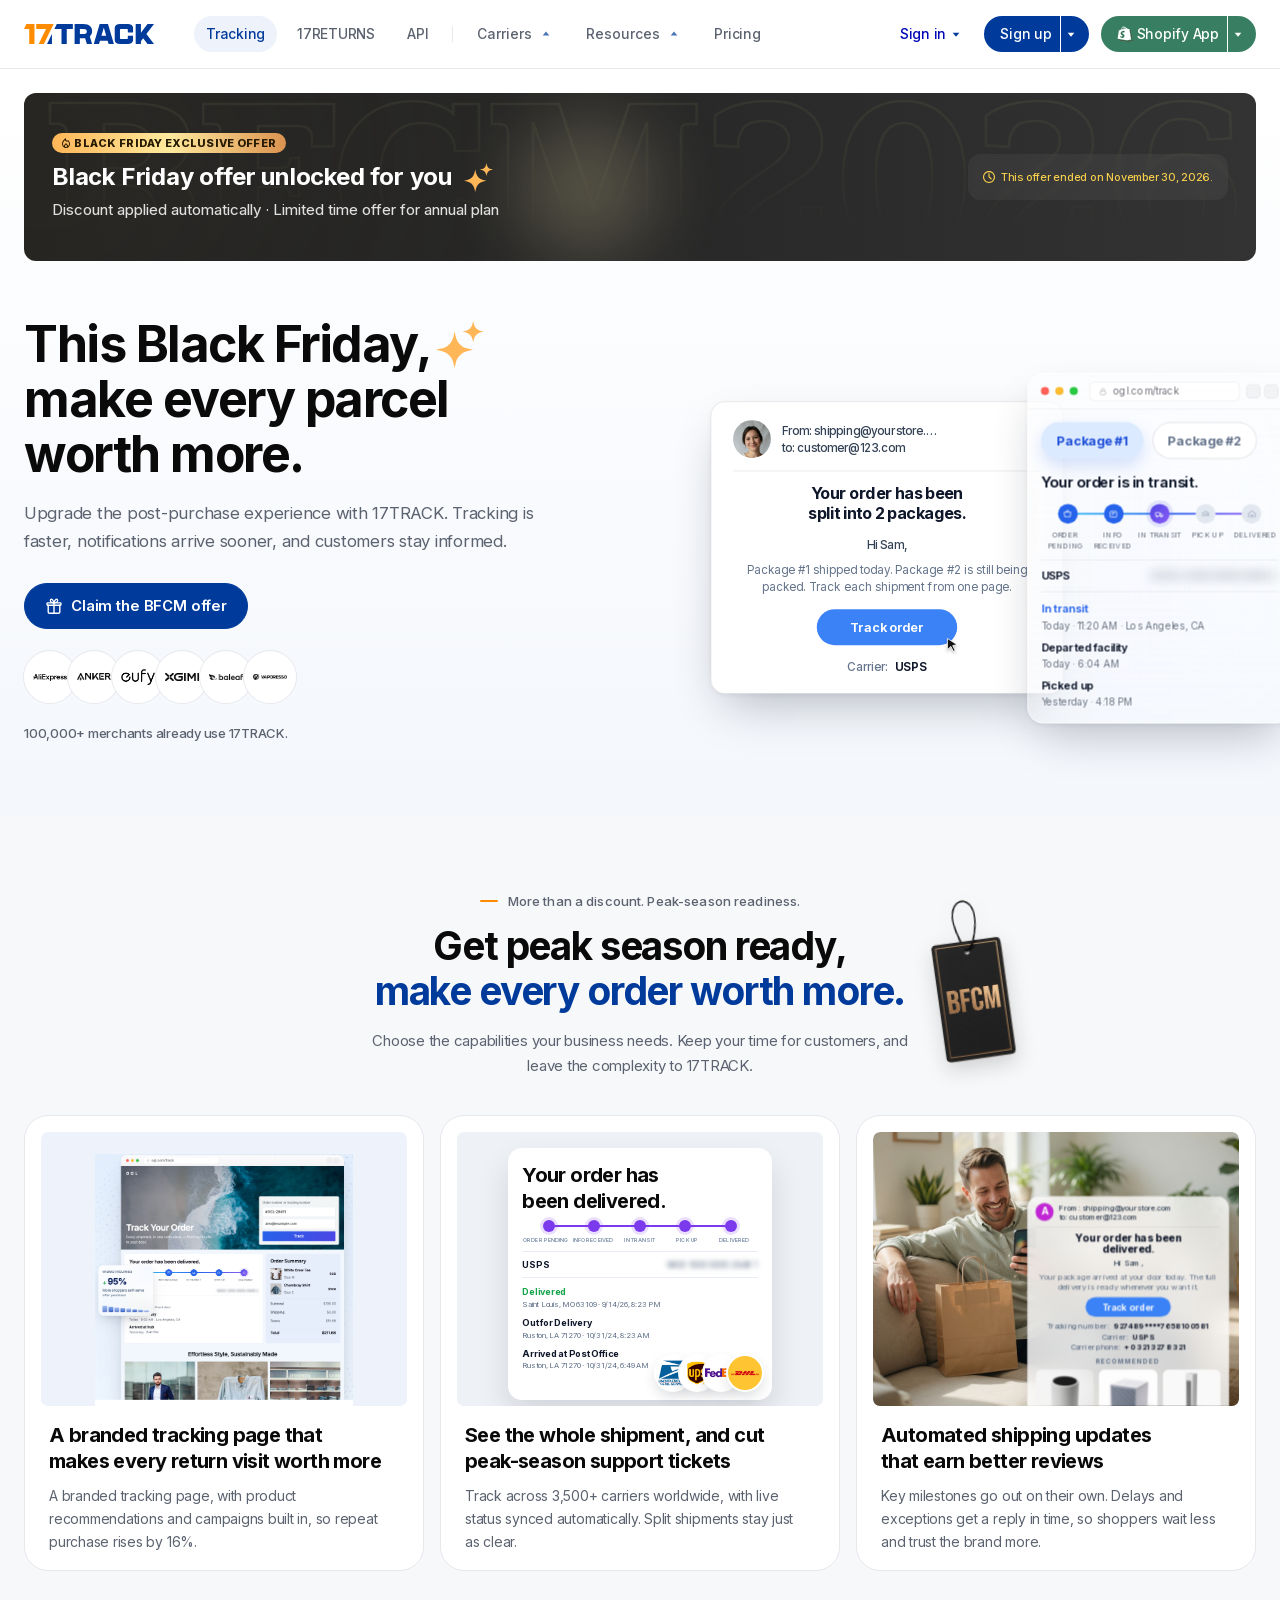
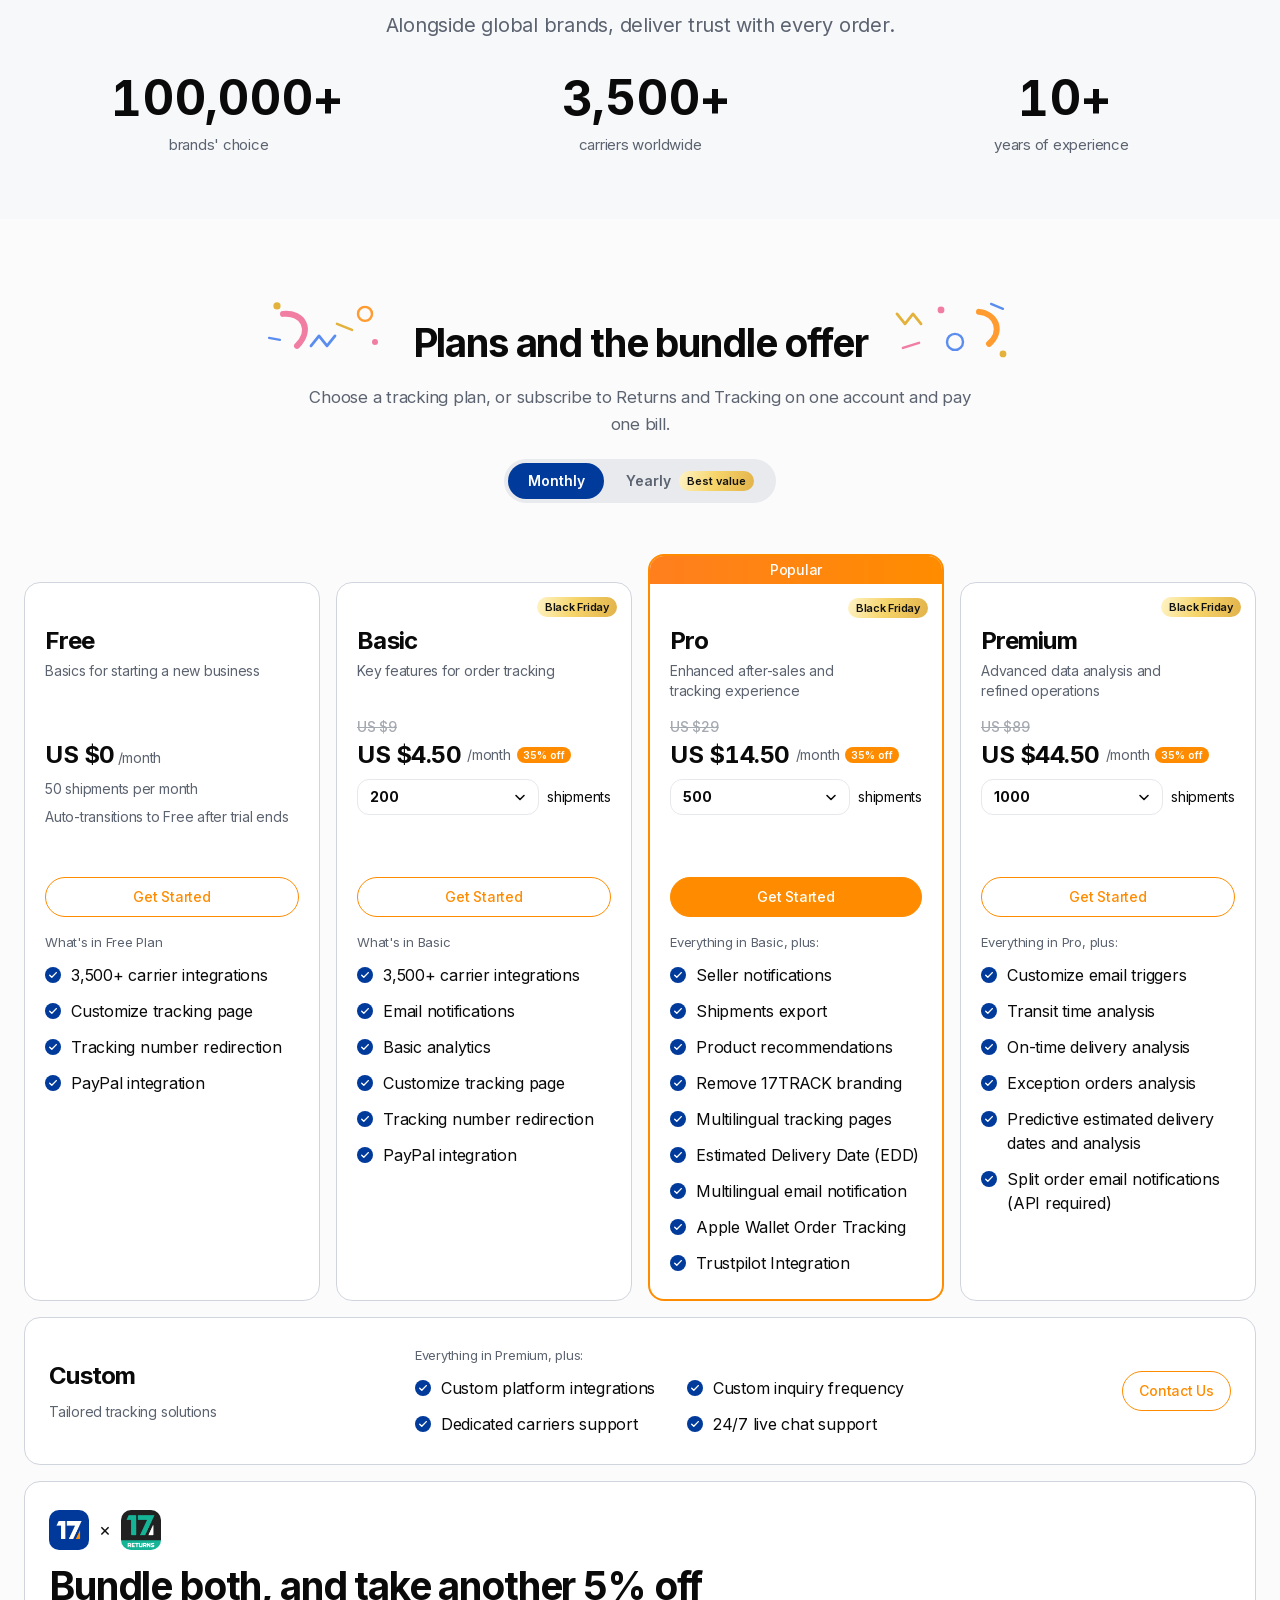
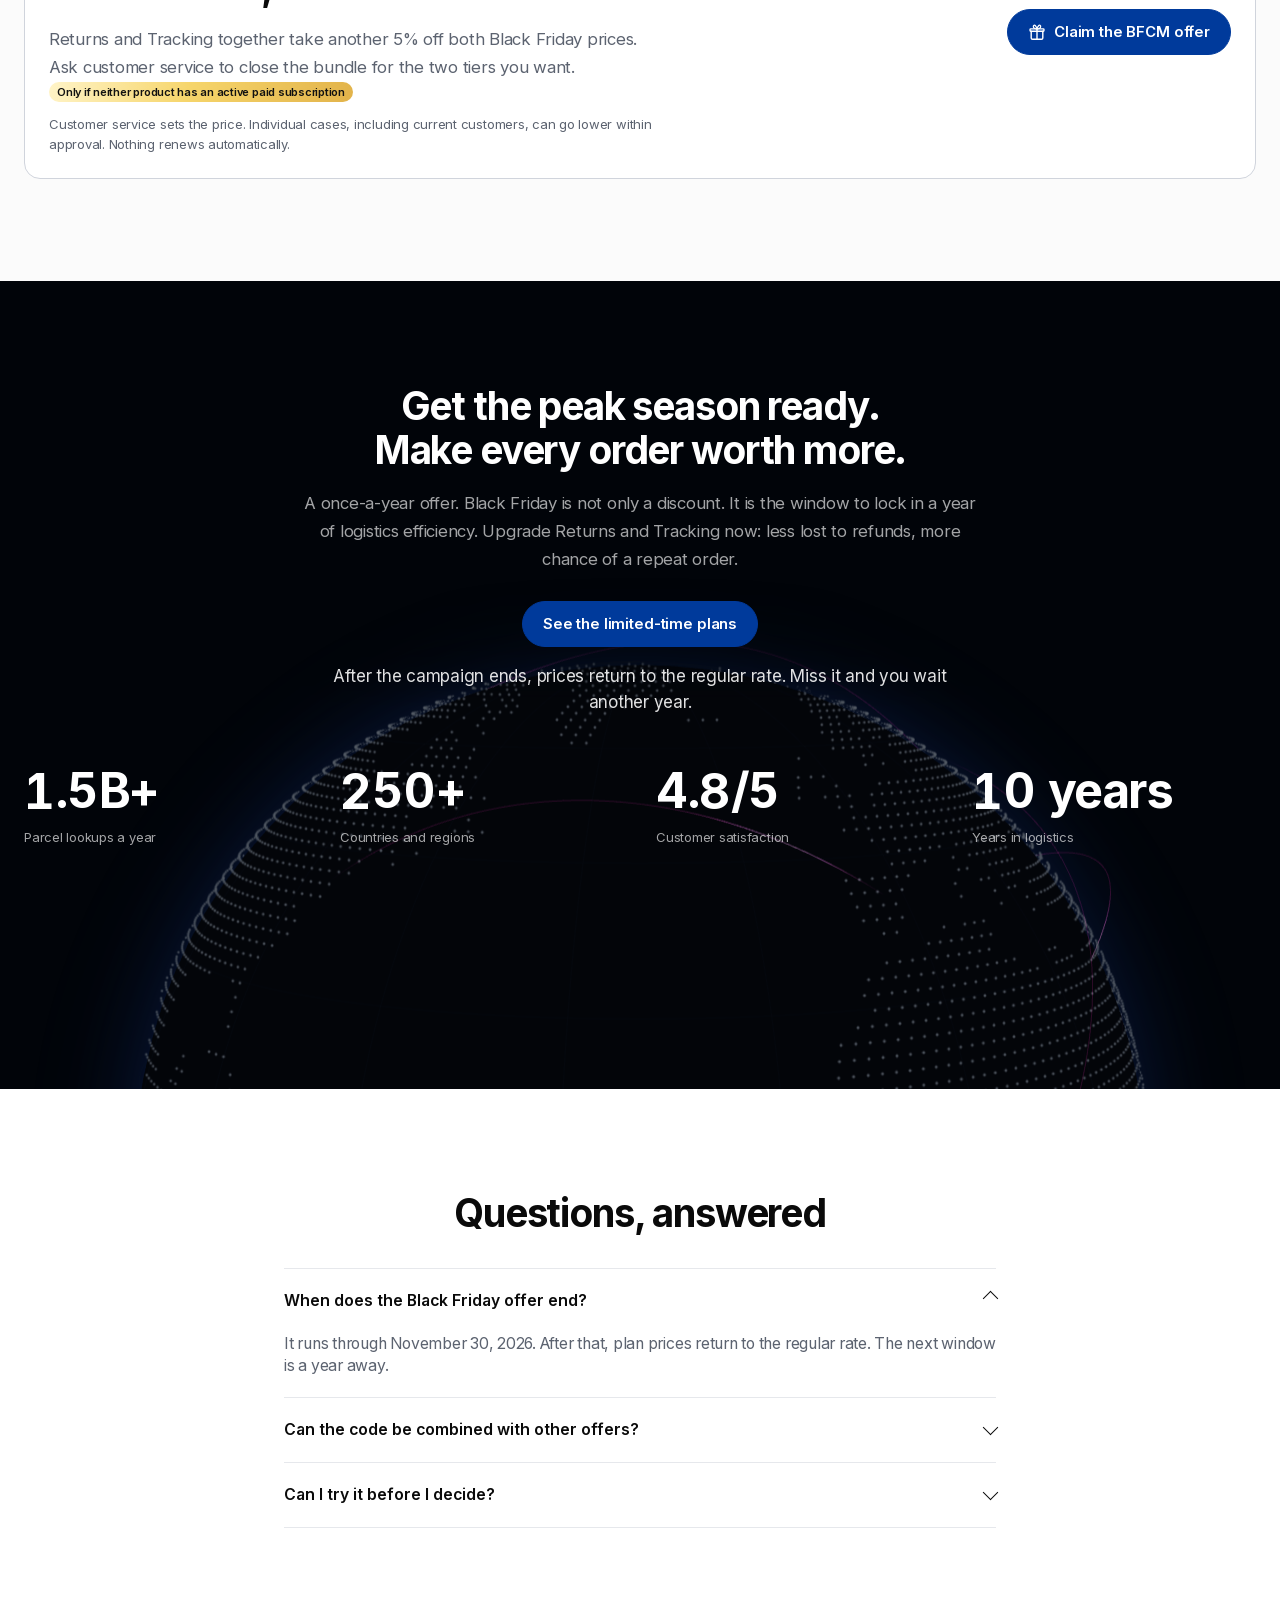
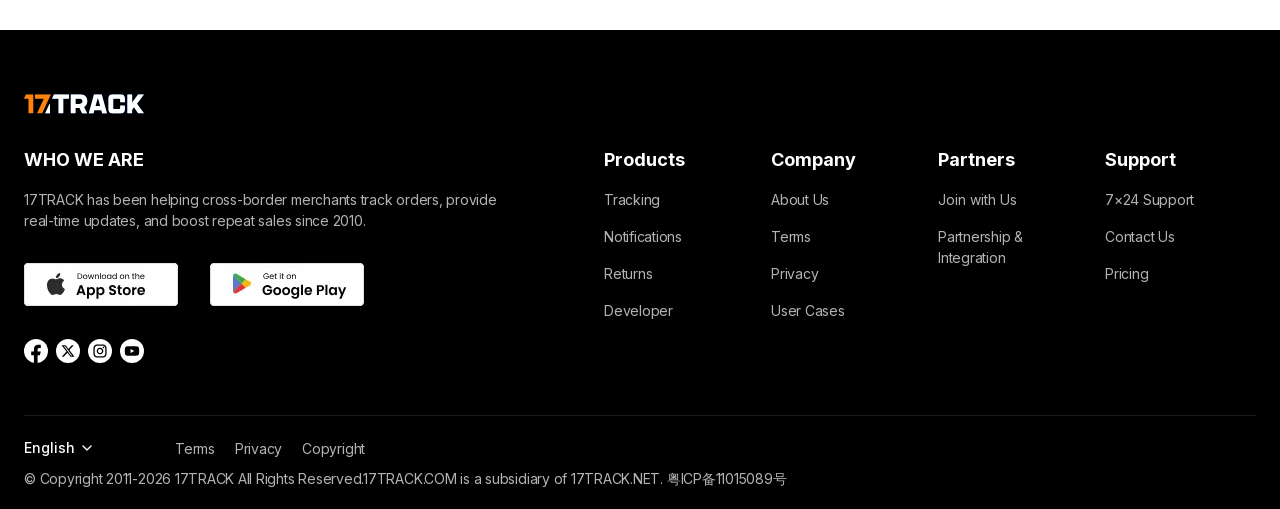
<file: index.html>
<!DOCTYPE html>
<html lang="en">
<head>
  <meta charset="utf-8">
  <meta name="viewport" content="width=device-width, initial-scale=1">
  <title>Black Friday 2026 — 17TRACK</title>
  <meta name="description" content="17TRACK Black Friday 2026. Official Order Tracking, 17RETURNS, and API pricing.">
  <link rel="stylesheet" href="assets/fonts/fonts.css">
  <link rel="stylesheet" href="styles.css?v=65">
  <link rel="icon" href="data:image/svg+xml,%3Csvg xmlns='http://www.w3.org/2000/svg' viewBox='0 0 32 32'%3E%3Crect width='32' height='32' rx='8' fill='%23003a9b'/%3E%3C/svg%3E">
</head>
<body>
  <a class="skip" href="#main">Skip to content</a>

  <div class="top" data-top>
    <header class="topbar">
      <div class="topbar-inner">
        <div class="nav-left">
          <a class="logo" href="https://www.17track.com/en" target="_blank" rel="noopener" aria-label="17TRACK">
            <img src="assets/logo-17track.svg" alt="17TRACK" width="130" height="20">
          </a>
          <nav id="site-nav" class="nav-links" data-nav aria-label="Primary navigation">
            <div class="nav-group">
              <a class="nav-item active" href="https://www.17track.com/en/products/tracking" target="_blank" rel="noopener">Tracking</a>
              <a class="nav-item" href="https://www.17track.com/en/products/returns" target="_blank" rel="noopener">17RETURNS</a>
              <a class="nav-item" href="https://www.17track.net/en/api?utm_source=www.17track.com&amp;utm_medium=menus&amp;utm_campaign=header" target="_blank" rel="noopener">API</a>
            </div>
            <div class="nav-divider" aria-hidden="true"></div>
            <div class="nav-group">
              <div class="nav-item-wrap">
                <button class="nav-item" type="button" aria-expanded="false" aria-controls="menu-carriers" data-menu-button>
                  Carriers
                  <img src="assets/icon-dropdown.svg" alt="">
                </button>
                <div id="menu-carriers" class="nav-menu" hidden>
                  <ul>
                    <li>
                      <a href="https://www.17track.com/en/carriers" target="_blank" rel="noopener">
                        <span class="nav-menu-title">Carriers</span>
                        <span class="nav-menu-desc">3,500+ carriers for seamless global shipping</span>
                      </a>
                    </li>
                  </ul>
                </div>
              </div>
              <div class="nav-item-wrap">
                <button class="nav-item" type="button" aria-expanded="false" aria-controls="menu-resources" data-menu-button>
                  Resources
                  <img src="assets/icon-dropdown.svg" alt="">
                </button>
                <div id="menu-resources" class="nav-menu" hidden>
                  <ul>
                    <li>
                      <a href="https://www.17track.com/en/products/notifications" target="_blank" rel="noopener">
                        <span class="nav-menu-title">Notifications</span>
                        <span class="nav-menu-desc">Automated updates to keep customers informed</span>
                      </a>
                    </li>
                    <li>
                      <a href="https://www.17track.com/en/integration" target="_blank" rel="noopener">
                        <span class="nav-menu-title">Partnership &amp; Integration</span>
                        <span class="nav-menu-desc">Fast integration with e-commerce tools for efficiency</span>
                      </a>
                    </li>
                    <li>
                      <a href="https://extcall.17track.net/en?utm_source=www.17track.com&amp;utm_medium=menus&amp;utm_campaign=header" target="_blank" rel="noopener">
                        <span class="nav-menu-title">Tracking Widget</span>
                        <span class="nav-menu-desc">One-click embed for real-time store tracking</span>
                      </a>
                    </li>
                    <li>
                      <a href="https://www.17track.com/en/user-case" target="_blank" rel="noopener">
                        <span class="nav-menu-title">User Cases</span>
                        <span class="nav-menu-desc">Case studies reveal how brands achieve success</span>
                      </a>
                    </li>
                    <li>
                      <a href="https://www.17track.com/en/reports" target="_blank" rel="noopener">
                        <span class="nav-menu-title">Reports</span>
                        <span class="nav-menu-desc">Real logistics data and deep analysis to reveal cross-border market changes, risks, and emerging opportunities.</span>
                      </a>
                    </li>
                    <li>
                      <a href="https://www.17track.com/en/blog" target="_blank" rel="noopener">
                        <span class="nav-menu-title">Blog &amp; Insights</span>
                        <span class="nav-menu-desc">Focused on global e-commerce and logistics trends, delivering actionable insights and growth ideas.</span>
                      </a>
                    </li>
                  </ul>
                </div>
              </div>
              <a class="nav-item" href="https://www.17track.com/en/pricing" target="_blank" rel="noopener">Pricing</a>
            </div>
          </nav>
        </div>
        <div class="nav-actions">
          <a class="btn-text" href="https://user.17track.net/login?lang=en" target="_blank" rel="noopener">Sign in <img src="assets/icon-chevron.svg" alt=""></a>
          <a class="btn-split primary" href="https://user.17track.net/register?lang=en" target="_blank" rel="noopener">
            <span class="main"><span class="full">Sign up</span><span class="short">Sign up</span></span>
            <span class="caret"><img src="assets/icon-caret.svg" alt=""></span>
          </a>
          <a class="btn-split shopify" href="https://apps.shopify.com/17track?utm_source=www.17track.com&amp;utm_medium=menus&amp;utm_campaign=header" target="_blank" rel="noopener">
            <span class="main">
              <img src="assets/icon-bag.svg" alt="">
              Shopify App
            </span>
            <span class="caret"><img src="assets/icon-caret.svg" alt=""></span>
          </a>
          <button class="menu-toggle" type="button" aria-label="Open menu" aria-expanded="false" aria-controls="site-nav" data-nav-toggle>
            <span></span><span></span><span></span>
          </button>
        </div>
      </div>
    </header>
  </div>

  <main id="main">
    <section class="hero" aria-labelledby="hero-title">
      <section class="close" id="book" aria-labelledby="close-title">
        <div class="canvas close-inner">
          <div class="close-bar">
            <img class="close-glow close-glow-left" src="assets/glow-left.svg" alt="">
            <img class="close-glow close-glow-center" src="assets/glow-center.svg" alt="">
            <p class="close-watermark" aria-hidden="true">BFCM2026</p>
            <div class="close-body">
              <div class="close-copy">
                <div class="close-pills">
                  <h2 id="close-title" class="close-badge">
                    <img src="assets/pricing-bolt.svg" alt="" width="8.4" height="10.5">
                    Black Friday exclusive offer
                  </h2>
                </div>
                <div class="close-title-line">
                  <p class="close-display">Black Friday offer unlocked for you</p>
                  <img class="close-sparkle" src="assets/sparkle.svg" alt="" width="29" height="29">
                </div>
                <p class="close-chip">Discount applied automatically · Limited time offer for annual plan</p>
              </div>
              <div class="countdown" data-countdown="2026-11-30T23:59:59Z">
                <p class="countdown-caption">Ends November 30, 2026</p>
                <div class="countdown-grid" data-countdown-grid hidden>
                  <p data-unit="Days" aria-label="Days">
                    <span class="count-chip" data-days>00</span>
                    <span class="count-unit" aria-hidden="true">Day</span>
                  </p>
                  <span class="count-sep" aria-hidden="true">:</span>
                  <p data-unit="Hours" aria-label="Hours">
                    <span class="count-chip" data-hours>00</span>
                    <span class="count-unit" aria-hidden="true">Hr</span>
                  </p>
                  <span class="count-sep" aria-hidden="true">:</span>
                  <p data-unit="Minutes" aria-label="Minutes">
                    <span class="count-chip" data-minutes>00</span>
                    <span class="count-unit" aria-hidden="true">Min</span>
                  </p>
                  <span class="count-sep" aria-hidden="true">:</span>
                  <p data-unit="Seconds" aria-label="Seconds">
                    <span class="count-chip count-chip-sec" data-seconds>00</span>
                    <span class="count-unit" aria-hidden="true">Sec</span>
                  </p>
                </div>
              </div>
            </div>
          </div>
        </div>
      </section>
      <div class="canvas hero-grid">
        <div class="hero-copy">
          <h1 id="hero-title">This <span class="hero-bf">Black Friday,<img class="hero-sparkle" src="assets/sparkle.svg" alt="" width="49" height="49"></span> make every parcel worth more.</h1>
          <p class="lead">Upgrade the post-purchase experience with 17TRACK. Tracking is faster, notifications arrive sooner, and customers stay informed.</p>
          <div class="cta-row">
            <a class="btn btn-primary" href="#plans"><svg class="gift-card-icon" xmlns="http://www.w3.org/2000/svg" width="18" height="18" viewBox="0 0 18 18" fill="none" aria-hidden="true"><path d="M3.2 8.25v6.7c0 .75.6 1.35 1.35 1.35h8.9c.75 0 1.35-.6 1.35-1.35v-6.7" stroke="currentColor" stroke-width="1.4" stroke-linecap="round" stroke-linejoin="round"/><rect x="2.05" y="5.9" width="13.9" height="2.35" rx="0.7" stroke="currentColor" stroke-width="1.4"/><path d="M9 5.9v10.4" stroke="currentColor" stroke-width="1.4"/><path d="M9 6C7.65 5.9 5.5 5 5.35 3.7 5.2 2.4 6.5 1.75 7.45 2.7 8.2 3.45 8.7 4.75 9 6Z" stroke="currentColor" stroke-width="1.25" stroke-linejoin="round"/><path d="M9 6C10.35 5.9 12.5 5 12.65 3.7 12.8 2.4 11.5 1.75 10.55 2.7 9.8 3.45 9.3 4.75 9 6Z" stroke="currentColor" stroke-width="1.25" stroke-linejoin="round"/></svg>Claim the BFCM offer</a>
          </div>
          <div class="merchant-proof">
            <ul class="brand-stack">
              <li><img src="assets/brands/aliexpress.webp" width="238" height="52" alt="AliExpress"></li>
              <li><img src="assets/brands/anker.webp" width="202" height="48" alt="Anker"></li>
              <li><img src="assets/brands/eufy.webp" width="124" height="59" alt="eufy"></li>
              <li><img src="assets/brands/gimi.webp" width="190" height="44" alt="XGIMI"></li>
              <li><img src="assets/brands/baleaf.webp" width="309" height="59" alt="baleaf"></li>
              <li><img src="assets/brands/vaporesso.webp" width="342" height="63" alt="VAPORESSO"></li>
            </ul>
          </div>
          <p class="proof">100,000+ merchants already use 17TRACK.</p>
        </div>

        <figure class="hero-visual" aria-label="Split-order tracking: a shipping email and a branded tracking page">
          <div class="hero-track">
            <div class="hero-track-mail">
              <div class="hero-track-mail-head">
                <img class="hero-track-logo" src="assets/hero-track-avatar.png" width="42" height="42" alt="">
                <div>
                  <span>From: shipping@yourstore.…</span>
                  <span>to: customer@123.com</span>
                </div>
              </div>
              <h2>Your order has been split into 2 packages.</h2>
              <p class="hero-track-hi">Hi Sam,</p>
              <p class="hero-track-body">Package #1 shipped today. Package #2 is still being packed. Track each shipment from one page.</p>
              <span class="hero-track-cta">
                Track order
                <i aria-hidden="true">
                  <svg viewBox="0 0 24 24" width="18" height="18"><path fill="#111" stroke="#fff" stroke-width="1.2" d="M4.2 3.4l14.2 9.1-6.4 1.5 3.7 7.2-2.6 1.3-3.8-7.3-5.1 4.8z"/></svg>
                </i>
              </span>
              <dl>
                <div><dt>Carrier</dt><dd>USPS</dd></div>
              </dl>
            </div>
            <div class="hero-track-page">
              <div class="hero-track-browser">
                <div class="hero-track-chrome">
                  <span></span><span></span><span></span>
                  <span class="hero-track-url">
                    <svg viewBox="0 0 12 12" fill="none" aria-hidden="true"><rect x="2.5" y="5.5" width="7" height="5" rx="1.2" stroke="currentColor" stroke-width="1.1"/><path d="M4 5.5V4a2 2 0 014 0v1.5" stroke="currentColor" stroke-width="1.1" stroke-linecap="round"/></svg>
                    ogl.com/track
                  </span>
                  <span class="hero-track-actions" aria-hidden="true"><i></i><i></i></span>
                </div>
                <div class="hero-track-body-page">
                  <div class="hero-track-tabs">
                    <span class="is-on">Package #1</span>
                    <span>Package #2</span>
                  </div>
                  <div class="hero-track-status">
                    <h3>Your order is in transit.</h3>
                    <div class="hero-track-progress" aria-hidden="true">
                      <i class="is-on"><svg viewBox="0 0 24 24" fill="none" stroke="currentColor" stroke-width="1.8"><path d="M4 7h16l-1.2 11H5.2L4 7z"/><path d="M9 7V5.5A3 3 0 0115 5.5V7"/></svg></i>
                      <i class="is-on"><svg viewBox="0 0 24 24" fill="none" stroke="currentColor" stroke-width="1.8"><rect x="4" y="5" width="16" height="14" rx="1.5"/><path d="M8 9h8M8 13h5"/></svg></i>
                      <i class="is-on is-now"><svg viewBox="0 0 24 24" fill="none" stroke="currentColor" stroke-width="1.8"><path d="M3 16V8h11v8H3z"/><path d="M14 11h4l3 3v2h-7v-5z"/><circle cx="7" cy="17.5" r="1.6"/><circle cx="17" cy="17.5" r="1.6"/></svg></i>
                      <i><svg viewBox="0 0 24 24" fill="none" stroke="currentColor" stroke-width="1.8"><path d="M4 17V9l7-4 7 4v8"/><path d="M9 17v-5h6v5"/></svg></i>
                      <i><svg viewBox="0 0 24 24" fill="none" stroke="currentColor" stroke-width="1.8"><path d="M4 20V10l8-6 8 6v10"/><path d="M10 20v-6h4v6"/></svg></i>
                    </div>
                    <div class="hero-track-labels">
                      <span>Order pending</span><span>Info Received</span><span>In Transit</span><span>Pick Up</span><span>Delivered</span>
                    </div>
                    <div class="hero-track-carrier">
                      <b>USPS</b>
                      <span>9400 1000 0000 2849 1</span>
                    </div>
                    <ul>
                      <li><strong>In transit</strong><span>Today · 11:20 AM · Los Angeles, CA</span></li>
                      <li><strong>Departed facility</strong><span>Today · 6:04 AM</span></li>
                      <li><strong>Picked up</strong><span>Yesterday · 4:18 PM</span></li>
                    </ul>
                  </div>
                </div>
              </div>
            </div>
          </div>
        </figure>
      </div>
    </section>

    <section class="ready" aria-labelledby="ready-title">
      <div class="canvas">
        <div class="ready-head">
          <div class="ready-intro">
            <p class="ready-kicker"><span class="ready-mark" aria-hidden="true"></span>More than a discount. Peak-season readiness.</p>
            <div class="ready-title">
              <img class="bfcm-tag bfcm-tag--ready" src="assets/bfcm-sale-tag-bfcm.png" width="420" height="927" alt="" aria-hidden="true">
              <h2 id="ready-title"><span class="ready-line">Get peak season ready,</span><span class="ready-accent">make every order worth more.</span></h2>
            </div>
          </div>
          <p class="ready-aside">Choose the capabilities your business needs. Keep your time for customers, and leave the complexity to 17TRACK.</p>
        </div>

        <ul class="ready-cards">
          <li class="ready-card">
            <div class="ready-photo-frame ready-photo-frame--page">
              <img class="ready-page" src="assets/ready-tracking-page.png" width="1368" height="1338" alt="A branded tracking page with order status, product recommendations, and a 95% drop in WISMO inquiries.">
            </div>
            <div class="ready-card-copy">
              <h3>A branded tracking page that makes every return visit worth more</h3>
              <p>A branded tracking page, with product recommendations and campaigns built in, so repeat purchase rises by 16%.</p>
            </div>
          </li>
          <li class="ready-card">
            <div class="ready-photo-frame ready-photo-frame--track">
              <div class="ready-ot" aria-hidden="true">
                <div class="ready-ot-panel">
                  <h3>Your order has been delivered.</h3>
                  <div class="ready-ot-progress">
                    <i></i><i></i><i></i><i></i><i class="is-now"></i>
                  </div>
                  <div class="ready-ot-labels">
                    <span>Order pending</span><span>Info received</span><span>In transit</span><span>Pick up</span><span>Delivered</span>
                  </div>
                  <div class="ready-ot-carrier"><b>USPS</b><span>9400 1000 0000 2849 1</span></div>
                  <ul>
                    <li><strong>Delivered</strong><span>Saint Louis, MO 63109 · 9/14/26, 8:23 PM</span></li>
                    <li><strong>Out for Delivery</strong><span>Ruston, LA 71270 · 10/31/24, 8:23 AM</span></li>
                    <li><strong>Arrived at Post Office</strong><span>Ruston, LA 71270 · 10/31/24, 6:49 AM</span></li>
                  </ul>
                  <div class="ready-ot-logos" aria-hidden="true">
                    <img src="assets/carriers/usps.png" alt="">
                    <img src="assets/carriers/ups.png" alt="">
                    <img src="assets/carriers/fedex.png" alt="">
                    <img src="assets/carriers/dhl-express.png" alt="">
                  </div>
                </div>
              </div>
            </div>
            <div class="ready-card-copy">
              <h3>See the whole shipment, and cut peak-season support tickets</h3>
              <p>Track across 3,500+ carriers worldwide, with live status synced automatically. Split shipments stay just as clear.</p>
            </div>
          </li>
          <li class="ready-card">
            <div class="ready-photo-frame">
              <img class="ready-photo" src="assets/ready-updates-7.png?v=8" width="1280" height="720" alt="A shopper reading an order update on his phone, with a shopping bag beside him.">
              <div class="ready-float ready-note">
                <div class="ready-note-head">
                  <span>A</span>
                  <div>
                    <p>From: shipping@yourstore.com</p>
                    <p>to: customer@123.com</p>
                  </div>
                </div>
                <p class="ready-note-title">Your order has been delivered.</p>
                <p class="ready-note-hi">Hi Sam,</p>
                <p class="ready-note-body">Your package arrived at your door today. The full delivery is ready whenever you want it.</p>
                <span class="ready-note-cta">Track order</span>
                <dl>
                  <div><dt>Tracking number</dt><dd>927489****7658100581</dd></div>
                  <div><dt>Carrier</dt><dd>USPS</dd></div>
                  <div><dt>Carrier phone</dt><dd>+0 321 3278 321</dd></div>
                </dl>
                <p class="ready-note-label">Recommended</p>
                <div class="ready-note-picks">
                  <img src="assets/email/pick-1.jpg" alt="">
                  <img src="assets/email/pick-2.jpg" alt="">
                  <img src="assets/email/pick-3.jpg" alt="">
                </div>
              </div>
            </div>
            <div class="ready-card-copy">
              <h3>Automated shipping updates that earn better reviews</h3>
              <p>Key milestones go out on their own. Delays and exceptions get a reply in time, so shoppers wait less and trust the brand more.</p>
            </div>
          </li>
        </ul>

        <div class="ready-trust">
          <p>Alongside global brands, deliver trust with every order.</p>
          <ul class="stats ready-stats">
            <li>
              <p class="stat-value">100,000+</p>
              <p class="stat-label">brands' choice</p>
            </li>
            <li>
              <p class="stat-value">3,500+</p>
              <p class="stat-label">carriers worldwide</p>
            </li>
            <li>
              <p class="stat-value">10+</p>
              <p class="stat-label">years of experience</p>
            </li>
          </ul>
        </div>
      </div>
    </section>

    <section class="section" id="plans" aria-labelledby="plans-title">
      <div class="canvas">
        <header class="section-head">
          <div class="plans-title-row">
            <svg class="plans-confetti plans-confetti--left" viewBox="0 0 136 76" width="136" height="76" aria-hidden="true" focusable="false">
              <path d="M22 18c20-2 30 16 14 32" fill="none" stroke="#f27da3" stroke-width="6" stroke-linecap="round"/>
              <circle cx="16" cy="10" r="3.6" fill="#e3b23c"/>
              <path d="M8 42l11 2" fill="none" stroke="#5b8def" stroke-width="2.2" stroke-linecap="round"/>
              <path d="M50 50l8-10 8 10 8-10" fill="none" stroke="#5b8def" stroke-width="2.8" stroke-linecap="round" stroke-linejoin="round"/>
              <path d="M76 28l15 6" fill="none" stroke="#e3b23c" stroke-width="2.6" stroke-linecap="round"/>
              <circle cx="104" cy="18" r="7" fill="none" stroke="#ff9b2f" stroke-width="2.4"/>
              <circle cx="114" cy="46" r="3" fill="#f27da3"/>
            </svg>
            <h2 id="plans-title">Plans and the bundle offer</h2>
            <svg class="plans-confetti plans-confetti--right" viewBox="0 0 136 76" width="136" height="76" aria-hidden="true" focusable="false">
              <path d="M14 18l8 10 8-10 8 10" fill="none" stroke="#e3b23c" stroke-width="2.8" stroke-linecap="round" stroke-linejoin="round"/>
              <circle cx="58" cy="14" r="3.4" fill="#f27da3"/>
              <path d="M20 52l16-5" fill="none" stroke="#f27da3" stroke-width="2.6" stroke-linecap="round"/>
              <circle cx="72" cy="46" r="8" fill="none" stroke="#5b8def" stroke-width="2.4"/>
              <path d="M96 16c18 2 24 20 10 32" fill="none" stroke="#ff9b2f" stroke-width="6" stroke-linecap="round"/>
              <path d="M108 8l12 5" fill="none" stroke="#5b8def" stroke-width="2.2" stroke-linecap="round"/>
              <circle cx="120" cy="58" r="3.4" fill="#e3b23c"/>
            </svg>
          </div>
          <p class="lead" id="plans-lead">Choose a tracking plan, or subscribe to Returns and Tracking on one account and pay one bill.</p>
        </header>
        <div id="plans-stage">
          <p class="note"><a href="https://www.17track.com/en/pricing" target="_blank" rel="noopener noreferrer">View pricing on 17TRACK</a></p>
        </div>
        <template id="price-bundle-template">
          <section class="bundle-offer" id="price-bundle" aria-labelledby="price-bundle-title">
            <div class="bundle-copy">
              <div class="bundle-marks" aria-hidden="true">
                <img class="bundle-mark" src="assets/bundle-17track.png?v=3" alt="" width="40" height="40">
                <span class="bundle-times">×</span>
                <img class="bundle-mark" src="assets/bundle-17returns.png?v=3" alt="" width="40" height="40">
              </div>
              <h2 id="price-bundle-title">Bundle both, and take another 5% off</h2>
              <p class="lead">Returns and Tracking together take another 5% off both Black Friday prices. Ask customer service to close the bundle for the two tiers you want.</p>
              <p class="bill-bf bundle-flag">Only if neither product has an active paid subscription</p>
              <p class="note">Customer service sets the price. Individual cases, including current customers, can go lower within approval. Nothing renews automatically.</p>
            </div>
            <button class="btn btn-primary" type="button" data-offer-open aria-haspopup="dialog" aria-controls="offer-dialog"><svg class="gift-card-icon" xmlns="http://www.w3.org/2000/svg" width="18" height="18" viewBox="0 0 18 18" fill="none" aria-hidden="true"><path d="M3.2 8.25v6.7c0 .75.6 1.35 1.35 1.35h8.9c.75 0 1.35-.6 1.35-1.35v-6.7" stroke="currentColor" stroke-width="1.4" stroke-linecap="round" stroke-linejoin="round"/><rect x="2.05" y="5.9" width="13.9" height="2.35" rx="0.7" stroke="currentColor" stroke-width="1.4"/><path d="M9 5.9v10.4" stroke="currentColor" stroke-width="1.4"/><path d="M9 6C7.65 5.9 5.5 5 5.35 3.7 5.2 2.4 6.5 1.75 7.45 2.7 8.2 3.45 8.7 4.75 9 6Z" stroke="currentColor" stroke-width="1.25" stroke-linejoin="round"/><path d="M9 6C10.35 5.9 12.5 5 12.65 3.7 12.8 2.4 11.5 1.75 10.55 2.7 9.8 3.45 9.3 4.75 9 6Z" stroke="currentColor" stroke-width="1.25" stroke-linejoin="round"/></svg>Claim the BFCM offer</button>
          </section>
        </template>
      </div>
    </section>

    <section class="section section-tight" id="bundle" aria-labelledby="bundle-title" hidden>
      <div class="canvas">
        <header class="section-head">
          <h2 id="bundle-title">Returns + Tracking, better together</h2>
          <p class="lead">Subscribe to both on one account. The Black Friday bundle takes another 5% off, and you settle one bill.</p>
        </header>

        <form class="bundle" id="bundle-form">
          <fieldset>
            <legend>Returns</legend>
            <label class="tier">
              <input type="radio" name="returns" value="9">
              <span class="tier-copy">
                <span class="tier-name">Starter</span>
                <span class="tier-desc">Basic return flow</span>
              </span>
              <span class="tier-price">US$9 / month</span>
            </label>
            <label class="tier">
              <input type="radio" name="returns" value="19" checked>
              <span class="tier-copy">
                <span class="tier-name">Pro</span>
                <span class="tier-desc">Smart returns and exchanges</span>
              </span>
              <span class="tier-price">US$19 / month</span>
            </label>
            <label class="tier">
              <input type="radio" name="returns" value="29">
              <span class="tier-copy">
                <span class="tier-name">Max</span>
                <span class="tier-desc">Omnichannel return growth</span>
              </span>
              <span class="tier-price">US$29 / month</span>
            </label>
          </fieldset>
          <fieldset>
            <legend>Tracking</legend>
            <label class="tier">
              <input type="radio" name="tracking" value="9">
              <span class="tier-copy">
                <span class="tier-name">Basic</span>
                <span class="tier-desc">Core shipment tracking</span>
              </span>
              <span class="tier-price">US$9 / month</span>
            </label>
            <label class="tier">
              <input type="radio" name="tracking" value="19" checked>
              <span class="tier-copy">
                <span class="tier-name">Pro</span>
                <span class="tier-desc">Branded tracking</span>
              </span>
              <span class="tier-price">US$19 / month</span>
            </label>
            <label class="tier">
              <input type="radio" name="tracking" value="39">
              <span class="tier-copy">
                <span class="tier-name">Advanced</span>
                <span class="tier-desc">Advanced analytics</span>
              </span>
              <span class="tier-price">US$39 / month</span>
            </label>
          </fieldset>
        </form>

        <div class="summary" aria-live="polite">
          <p><span>Bought separately</span> <strong data-separate>US$456.00</strong> <span>/ year</span></p>
          <p><span>BFCM bundle price</span> <strong data-bundle>US$433.20</strong> <span>/ year</span></p>
          <p><span>You save</span> <strong data-save>US$22.80</strong> <span>/ year</span></p>
        </div>
        <div class="cta-row">
          <a class="btn btn-primary" href="https://apps.shopify.com/17track" target="_blank" rel="noopener noreferrer">Start both at the bundle price</a>
        </div>
        <p class="note">The extra 5% is only during the campaign, once per account. Use code <button type="button" class="code-copy" data-copy data-copy-inline data-copy-code="BFCM2026" data-copy-status="bundle-copy-status" aria-label="Copy code BFCM2026"><span class="code-copy-value">BFCM2026</span><svg viewBox="0 0 16 16" aria-hidden="true" focusable="false"><rect x="6" y="6" width="8" height="8" rx="1.25" fill="none" stroke="currentColor" stroke-width="1.4"/><path d="M10 6.2V3.4c0-.8-.6-1.4-1.4-1.4H3.4C2.6 2 2 2.6 2 3.4v5.2c0 .8.6 1.4 1.4 1.4H6" fill="none" stroke="currentColor" stroke-width="1.4"/></svg></button></p>
        <p class="copy-status" id="bundle-copy-status" role="status"></p>
      </div>
    </section>

    <section class="section" id="numbers" aria-labelledby="numbers-title">
      <img class="numbers-globe" id="numbers-globe-still" src="assets/coverage-globe.webp" alt="" width="1600" height="1600" decoding="async" aria-hidden="true">
      <canvas class="numbers-globe" id="numbers-globe" width="1600" height="1600" aria-hidden="true" hidden></canvas>
      <div class="canvas">
        <header class="section-head">
          <h2 id="numbers-title">Get the peak season ready. Make every order worth more.</h2>
          <p class="lead">A once-a-year offer. Black Friday is not only a discount. It is the window to lock in a year of logistics efficiency. Upgrade Returns and Tracking now: less lost to refunds, more chance of a repeat order.</p>
        </header>
        <div class="cta-row">
          <a class="btn btn-primary" href="#plans">See the limited-time plans</a>
        </div>
        <p class="note">After the campaign ends, prices return to the regular rate. Miss it and you wait another year.</p>
        <ul class="stats">
          <li>
            <p class="stat-value">1.5B+</p>
            <p class="stat-label">Parcel lookups a year</p>
          </li>
          <li>
            <p class="stat-value">250+</p>
            <p class="stat-label">Countries and regions</p>
          </li>
          <li>
            <p class="stat-value">4.8/5</p>
            <p class="stat-label">Customer satisfaction</p>
          </li>
          <li>
            <p class="stat-value">10 years</p>
            <p class="stat-label">Years in logistics</p>
          </li>
        </ul>
      </div>
    </section>

    <section class="section" id="faq" aria-labelledby="faq-title">
      <div class="canvas faq-wrap">
        <h2 id="faq-title">Questions, answered</h2>
        <div class="faq">
          <div class="faq-item">
            <h3>
              <button type="button" aria-expanded="true" aria-controls="faq-1" id="faq-q1">When does the Black Friday offer end?</button>
            </h3>
            <div id="faq-1" class="faq-panel is-open is-settled" role="region" aria-labelledby="faq-q1">
              <div class="faq-panel-inner">
                <p>It runs through November 30, 2026. After that, plan prices return to the regular rate. The next window is a year away.</p>
              </div>
            </div>
          </div>
          <div class="faq-item">
            <h3>
              <button type="button" aria-expanded="false" aria-controls="faq-2" id="faq-q2">Can the code be combined with other offers?</button>
            </h3>
            <div id="faq-2" class="faq-panel" role="region" aria-labelledby="faq-q2" hidden>
              <div class="faq-panel-inner">
                <p>The prices in this section are the current official 17TRACK rates. They are not a separate Black Friday discount.</p>
              </div>
            </div>
          </div>
          <div class="faq-item">
            <h3>
              <button type="button" aria-expanded="false" aria-controls="faq-3" id="faq-q3">Can I try it before I decide?</button>
            </h3>
            <div id="faq-3" class="faq-panel" role="region" aria-labelledby="faq-q3" hidden>
              <div class="faq-panel-inner">
                <p>Yes. Free is US $0 a month. Paid plans use the official rates shown above, and you can install 17TRACK on Shopify.</p>
              </div>
            </div>
          </div>
        </div>
      </div>
    </section>
  </main>

  <footer class="site-footer">
    <div class="canvas footer-inner">
      <a class="footer-logo" href="https://www.17track.com/en" target="_blank" rel="noopener">
        <img src="assets/logo.svg" alt="17TRACK logo" width="120" height="20">
      </a>
      <div class="footer-content">
        <div class="footer-brand">
          <p class="footer-kicker">WHO WE ARE</p>
          <p class="footer-intro">17TRACK has been helping cross-border merchants track orders, provide real-time updates, and boost repeat sales since 2010.</p>
          <div class="store-badges">
            <a href="https://apps.apple.com/cn/app/id1004956012?utm_source=com&amp;utm_medium=referer&amp;utm_campaign=20250402-com-home" target="_blank" rel="noopener">
              <img src="assets/app-store.webp" alt="apple app store" width="154" height="44">
            </a>
            <a href="https://play.google.com/store/apps/details?id=yqtrack.app&amp;utm_source=com&amp;utm_medium=referer&amp;utm_campaign=20250402-com-home" target="_blank" rel="noopener">
              <img src="assets/google-play.webp" alt="google play" width="154" height="44">
            </a>
          </div>
          <ul class="social">
            <li><a href="https://www.facebook.com/17track" target="_blank" rel="noopener"><img src="assets/facebook.svg" alt="Facebook logo" title="Facebook" width="24" height="24"></a></li>
            <li><a href="https://twitter.com/17track" target="_blank" rel="noopener"><img src="assets/twitter.svg" alt="Twitter logo" title="Twitter" width="24" height="24"></a></li>
            <li><a href="https://www.instagram.com/17trackofficial" target="_blank" rel="noopener"><img src="assets/instagram.svg" alt="Instagram logo" title="Instagram" width="24" height="24"></a></li>
            <li><a href="https://www.youtube.com/@17TRACKOFFICIAL" target="_blank" rel="noopener"><img src="assets/youtube.svg" alt="Youtube logo" title="Youtube" width="24" height="24"></a></li>
          </ul>
        </div>
        <div class="footer-cols">
          <div>
            <h2>Products</h2>
            <ul>
              <li><a href="https://www.17track.com/en/products/tracking" target="_blank" rel="noopener">Tracking</a></li>
              <li><a href="https://www.17track.com/en/products/notifications" target="_blank" rel="noopener">Notifications</a></li>
              <li><a href="https://www.17track.com/en/products/returns" target="_blank" rel="noopener">Returns</a></li>
              <li><a href="https://www.17track.net/en/api?utm_source=www.17track.com&amp;utm_medium=menus&amp;utm_campaign=footer" target="_blank" rel="noopener">Developer</a></li>
            </ul>
          </div>
          <div>
            <h2>Company</h2>
            <ul>
              <li><a href="https://www.17track.com/en/about-us" target="_blank" rel="noopener">About Us</a></li>
              <li><a href="https://www.17track.net/en/about/licensing" target="_blank" rel="noopener">Terms</a></li>
              <li><a href="https://www.17track.net/en/about/privacy" target="_blank" rel="noopener">Privacy</a></li>
              <li><a href="https://www.17track.com/en/user-case" target="_blank" rel="noopener">User Cases</a></li>
            </ul>
          </div>
          <div>
            <h2>Partners</h2>
            <ul>
              <li><button class="footer-textbtn" type="button" data-join>Join with Us</button></li>
              <li><a href="https://www.17track.com/en/integration" target="_blank" rel="noopener">Partnership &amp; Integration</a></li>
            </ul>
          </div>
          <div>
            <h2>Support</h2>
            <ul>
              <li><a href="https://www.17track.com/en/contact-us" target="_blank" rel="noopener">7×24 Support</a></li>
              <li><a href="https://www.17track.com/en/contact-us" target="_blank" rel="noopener">Contact Us</a></li>
              <li><a href="https://www.17track.com/en/pricing" target="_blank" rel="noopener">Pricing</a></li>
            </ul>
          </div>
        </div>
      </div>
      <div class="footer-base">
        <div class="footer-meta">
          <div class="lang" data-lang>
            <button class="lang-button" type="button" aria-expanded="false" aria-controls="lang-menu" aria-label="language select" data-lang-button>
              English
              <svg class="chevron" viewBox="0 0 24 24" aria-hidden="true"><path d="m6 9 6 6 6-6" fill="none" stroke="currentColor" stroke-width="2" stroke-linecap="round" stroke-linejoin="round"/></svg>
            </button>
            <ul id="lang-menu" class="lang-menu" hidden>
              <li><a href="https://www.17track.com/en" target="_blank" rel="noopener" aria-current="true">English</a></li>
              <li><a href="https://www.17track.com/zh-cn" target="_blank" rel="noopener">简体中文</a></li>
              <li><a href="https://www.17track.com/zh-hk" target="_blank" rel="noopener">繁體中文</a></li>
              <li><a href="https://www.17track.com/ja" target="_blank" rel="noopener">日本語</a></li>
              <li><a href="https://www.17track.com/fi" target="_blank" rel="noopener">Suomi</a></li>
              <li><a href="https://www.17track.com/pl" target="_blank" rel="noopener">Polski</a></li>
              <li><a href="https://www.17track.com/tr" target="_blank" rel="noopener">Türkçe</a></li>
              <li><a href="https://www.17track.com/cs" target="_blank" rel="noopener">Čeština</a></li>
              <li><a href="https://www.17track.com/it" target="_blank" rel="noopener">Italiano</a></li>
              <li><a href="https://www.17track.com/de" target="_blank" rel="noopener">Deutsch</a></li>
              <li><a href="https://www.17track.com/es" target="_blank" rel="noopener">Español</a></li>
              <li><a href="https://www.17track.com/fr" target="_blank" rel="noopener">Français</a></li>
              <li><a href="https://www.17track.com/pt" target="_blank" rel="noopener">Português</a></li>
              <li><a href="https://www.17track.com/nl" target="_blank" rel="noopener">Nederlands</a></li>
              <li><a href="https://www.17track.com/sv" target="_blank" rel="noopener">Svenska</a></li>
              <li><a href="https://www.17track.com/th" target="_blank" rel="noopener">ภาษาไทย</a></li>
              <li><a href="https://www.17track.com/no" target="_blank" rel="noopener">Norsk</a></li>
              <li><a href="https://www.17track.com/da" target="_blank" rel="noopener">Dansk</a></li>
            </ul>
          </div>
          <nav class="legal-links" aria-label="Legal">
            <a href="https://www.17track.net/en/about/licensing" target="_blank" rel="noreferrer noopener">Terms</a>
            <a href="https://www.17track.net/en/about/privacy" target="_blank" rel="noreferrer noopener">Privacy</a>
            <a href="https://www.17track.net/en/about/copyright" target="_blank" rel="noreferrer noopener">Copyright</a>
          </nav>
        </div>
        <p class="copyright">© Copyright 2011-2026 17TRACK All Rights Reserved.17TRACK.COM is a subsidiary of <a href="https://17track.net/en" target="_blank" rel="nofollow noreferrer noopener">17TRACK.NET</a>. <a href="https://beian.miit.gov.cn" target="_blank" rel="nofollow noreferrer noopener">粤ICP备11015089号</a></p>
      </div>
    </div>
  </footer>

  <dialog class="join-dialog" id="join-dialog" aria-labelledby="join-title">
    <h2 id="join-title">Join with us form for business cooperation</h2>
    <p>The partnership application lives on 17TRACK.</p>
    <p><a href="https://www.17track.com/en" target="_blank" rel="noopener">Open 17TRACK</a></p>
    <button class="btn btn-primary" type="button" data-join-close>Close</button>
  </dialog>

  <dialog class="offer-dialog" id="offer-dialog" aria-label="Claim the BFCM offer">
    <div class="offer-dialog-sheet">
      <div class="offer-dialog-head">
        <button class="offer-dialog-close" type="button" data-offer-close aria-label="Close">
          <svg viewBox="0 0 24 24" width="18" height="18" fill="none" aria-hidden="true"><path d="M6 6l12 12M18 6 6 18" stroke="currentColor" stroke-width="1.8" stroke-linecap="round"/></svg>
        </button>
      </div>
      <form class="offer-form" id="offer-form" method="dialog">
        <div class="offer-field">
          <label for="offer-company">Company Name</label>
          <input id="offer-company" name="company_name" type="text" maxlength="250" autocomplete="organization">
        </div>
        <div class="offer-field">
          <label for="offer-website">Company Website <span class="offer-req" aria-hidden="true">*</span></label>
          <input id="offer-website" name="company_web_site" type="text" maxlength="250" autocomplete="url" inputmode="url" required>
        </div>
        <div class="offer-row">
          <div class="offer-field">
            <label for="offer-name">Name <span class="offer-req" aria-hidden="true">*</span></label>
            <input id="offer-name" name="name" type="text" maxlength="250" autocomplete="name" required>
          </div>
          <div class="offer-field">
            <label for="offer-job">Job Function</label>
            <select id="offer-job" name="job_function">
              <option value=""></option>
              <option value="1">C-Suite / Executive Leadership</option>
              <option value="2">Business Development &amp; Partnerships</option>
              <option value="3">Marketing, Digital, &amp; Growth</option>
              <option value="4">Product Management &amp; User Experience (UX)</option>
              <option value="5">Customer Experience &amp; Success</option>
              <option value="6">Sales &amp; Account Management</option>
              <option value="7">E-commerce &amp; Retail Operations</option>
              <option value="8">Operations, Logistics, &amp; Supply Chain</option>
              <option value="9">IT, Security, &amp; Engineering</option>
              <option value="10">Project &amp; Program Management</option>
              <option value="11">Finance &amp; Procurement</option>
              <option value="12">HR &amp; Talent Management</option>
              <option value="13">Other</option>
            </select>
          </div>
        </div>
        <div class="offer-row">
          <div class="offer-field">
            <label for="offer-email">Business Email <span class="offer-req" aria-hidden="true">*</span></label>
            <input id="offer-email" name="email" type="email" maxlength="250" autocomplete="email" required>
          </div>
          <div class="offer-field">
            <label for="offer-phone">Phone Number <span class="offer-req" aria-hidden="true">*</span></label>
            <div class="offer-phone">
              <select id="offer-code" name="phone_area_code" aria-label="Country code">
                <option value="+86" selected>+86</option>
                <option value="+1">+1</option>
                <option value="+44">+44</option>
                <option value="+852">+852</option>
                <option value="+65">+65</option>
                <option value="+81">+81</option>
                <option value="+82">+82</option>
                <option value="+61">+61</option>
                <option value="+49">+49</option>
                <option value="+33">+33</option>
                <option value="+91">+91</option>
                <option value="+55">+55</option>
                <option value="+971">+971</option>
              </select>
              <input id="offer-phone" name="phone" type="tel" maxlength="30" inputmode="numeric" autocomplete="tel-national" required>
            </div>
          </div>
        </div>
        <div class="offer-field">
          <label for="offer-volume">Monthly parcel volume <span class="offer-req" aria-hidden="true">*</span></label>
          <select id="offer-volume" name="monthly_order_range" required>
            <option value=""></option>
            <option value="RANGE_LE_0_5K">≤ 0.5k</option>
            <option value="RANGE_0_5K_2K">0.5k ~ 2k</option>
            <option value="RANGE_2K_5K">2k ~ 5k</option>
            <option value="RANGE_5K_15K">5k ~ 15k</option>
            <option value="RANGE_15K_50K">15k ~ 50k</option>
            <option value="RANGE_50K_100K">50k ~ 100k</option>
            <option value="RANGE_100K_1M">100k ~ 1M</option>
            <option value="RANGE_GE_1M">≥ 1M</option>
          </select>
        </div>
        <div class="offer-field">
          <label for="offer-interest">Products of interest</label>
          <select id="offer-interest" name="booking_app">
            <option value=""></option>
            <option value="SHOPIFY">17TRACK Order Tracking</option>
            <option value="API">17TRACK API</option>
            <option value="RETURNS_SAAS">17RETURNS</option>
          </select>
        </div>
        <p class="offer-policy">Submission of this form constitutes agreement to 17TRACK's <a href="https://www.17track.net/en/privacy" target="_blank" rel="noopener noreferrer">Privacy Policy</a>.</p>
        <button class="btn btn-primary offer-submit" type="submit"><svg class="gift-card-icon" xmlns="http://www.w3.org/2000/svg" width="18" height="18" viewBox="0 0 18 18" fill="none" aria-hidden="true"><path d="M3.2 8.25v6.7c0 .75.6 1.35 1.35 1.35h8.9c.75 0 1.35-.6 1.35-1.35v-6.7" stroke="currentColor" stroke-width="1.4" stroke-linecap="round" stroke-linejoin="round"/><rect x="2.05" y="5.9" width="13.9" height="2.35" rx="0.7" stroke="currentColor" stroke-width="1.4"/><path d="M9 5.9v10.4" stroke="currentColor" stroke-width="1.4"/><path d="M9 6C7.65 5.9 5.5 5 5.35 3.7 5.2 2.4 6.5 1.75 7.45 2.7 8.2 3.45 8.7 4.75 9 6Z" stroke="currentColor" stroke-width="1.25" stroke-linejoin="round"/><path d="M9 6C10.35 5.9 12.5 5 12.65 3.7 12.8 2.4 11.5 1.75 10.55 2.7 9.8 3.45 9.3 4.75 9 6Z" stroke="currentColor" stroke-width="1.25" stroke-linejoin="round"/></svg>Claim the BFCM offer</button>
      </form>
    </div>
  </dialog>

  <script src="main.js?v=25"></script>
  <script type="module" src="numbers-globe.js?v=1"></script>
</body>
</html>
</file>
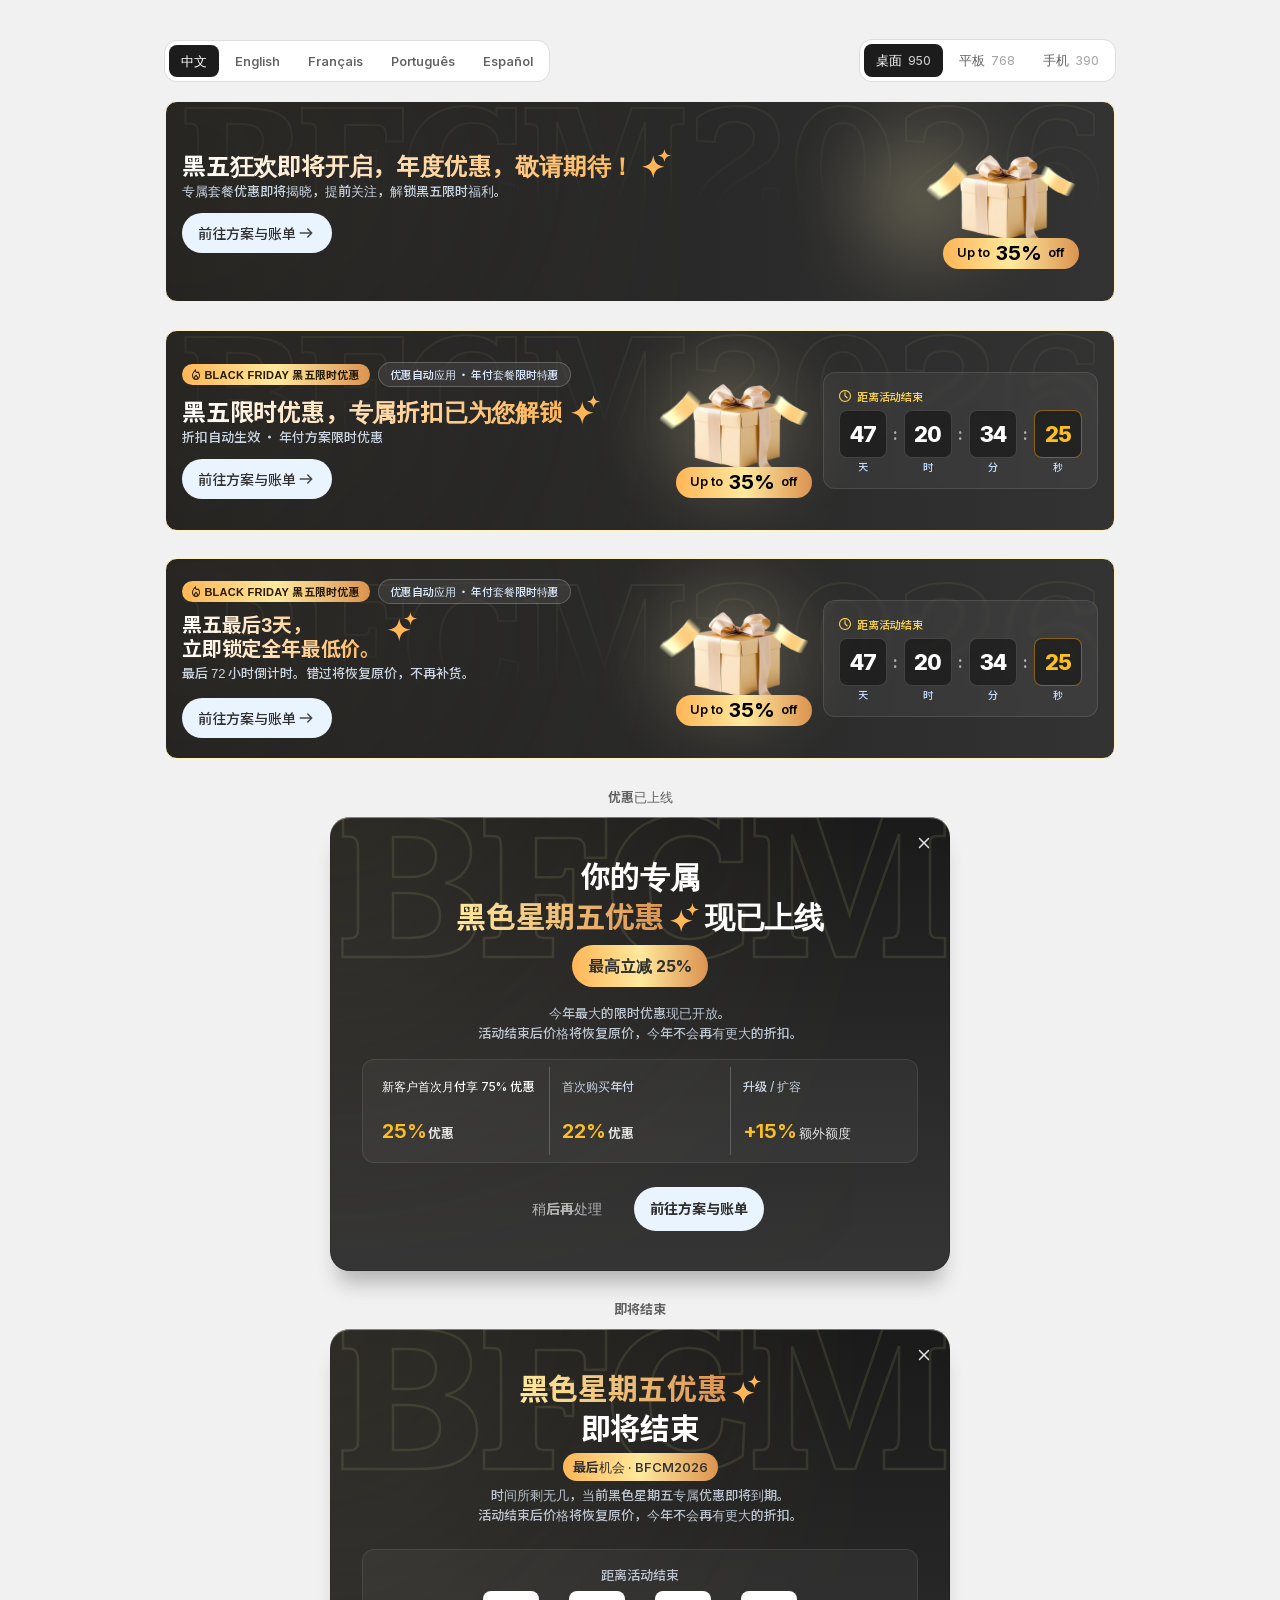
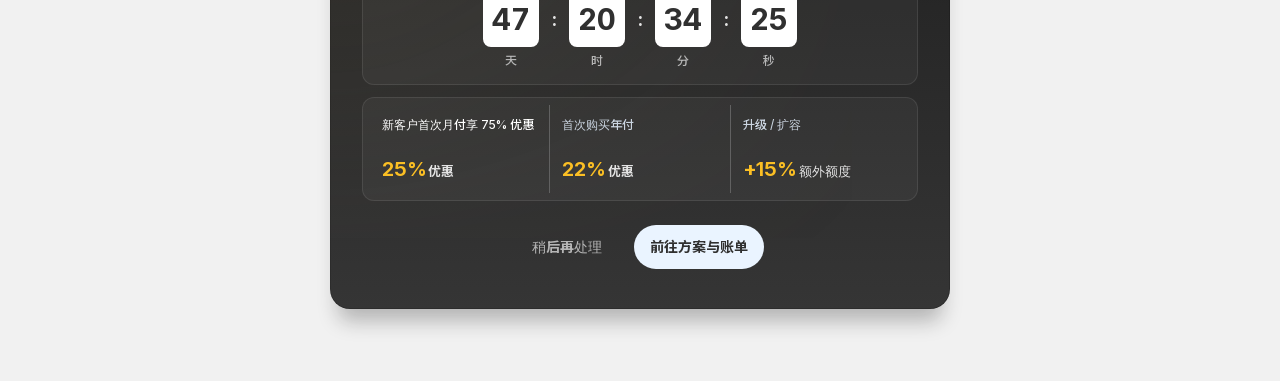
<file: banner.html>
<!DOCTYPE html>
<html lang="zh-Hans">
<head>
  <meta charset="utf-8">
  <meta name="viewport" content="width=device-width, initial-scale=1">
  <title>BFCM 2026</title>
  <link rel="stylesheet" href="assets/fonts/fonts.css">
  <style>
    :root {
      --page: #f1f1f1;
      --ink: #1c1c1c;
      --ink-2: #333333;
      --text: #303030;
      --muted: #b5b5b5;
      --sub-cool: #cbd5e1;
      --colon: #e3e3e3;
      --gold: #ffb657;
      --gold-mid: #ffe99d;
      --gold-deep: #db9350;
      --font: Inter, "PingFang SC", "Hiragino Sans GB", "Noto Sans SC", "Microsoft YaHei", sans-serif;
    }

    * { box-sizing: border-box; }

    body {
      margin: 0;
      min-height: 100vh;
      background: var(--page);
      color: var(--text);
      font-family: var(--font);
      -webkit-font-smoothing: antialiased;
      -moz-osx-font-smoothing: grayscale;
    }

    .sr-only {
      position: absolute;
      width: 1px;
      height: 1px;
      padding: 0;
      margin: -1px;
      overflow: hidden;
      clip: rect(0, 0, 0, 0);
      white-space: nowrap;
      border: 0;
    }

    .chrome,
    .page {
      width: min(950px, calc(100% - 32px));
      margin-left: auto;
      margin-right: auto;
    }

    .chrome { margin-top: 40px; }

    .page {
      margin-top: 20px;
      padding-bottom: 0;
    }

    .page[data-adapt="desktop"] { width: 950px; }
    .page[data-adapt="tablet"] { width: min(768px, calc(100% - 32px)); }
    .page[data-adapt="mobile"] { width: min(390px, calc(100% - 32px)); }

    .toolbar {
      display: flex;
      flex-wrap: wrap;
      align-items: center;
      justify-content: space-between;
      gap: 12px 16px;
    }

    .tabs {
      display: flex;
      flex-wrap: nowrap;
      gap: 4px;
      width: max-content;
      max-width: 100%;
      margin: 0;
      padding: 4px;
      overflow-x: auto;
      background: #fff;
      border-radius: 12px;
      box-shadow: 0 0 0 1px rgba(0, 0, 0, 0.08);
      scrollbar-width: none;
    }

    .tabs::-webkit-scrollbar { display: none; }

    .tabs button {
      appearance: none;
      border: 0;
      background: transparent;
      color: #616161;
      font-family: inherit;
      font-weight: 550;
      font-size: 13px;
      line-height: 20px;
      flex: none;
      padding: 6px 12px;
      border-radius: 8px;
      cursor: pointer;
    }

    .tabs button:hover:not([aria-selected="true"]) {
      background: rgba(0, 0, 0, 0.05);
      color: var(--text);
    }

    .tabs button[aria-selected="true"] {
      background: var(--ink);
      color: #fff;
    }

    .adapt-size {
      margin-left: 6px;
      font-weight: 450;
      font-size: 12px;
      letter-spacing: 0;
      opacity: 0.55;
    }

    .tabs button[aria-selected="true"] .adapt-size { opacity: 0.78; }

    .tabs button:focus-visible {
      outline: 2px solid var(--border-focus);
      outline-offset: 2px;
    }

    .stack {
      display: flex;
      flex-direction: column;
      gap: 28px;
    }

    .banner {
      container-type: inline-size;
      container-name: banner;
      position: relative;
      overflow: hidden;
      border-radius: 12px;
      border: 1px solid #fff0bf;
      background: linear-gradient(90deg, #1c1c1c 0%, #333333 100%);
    }

    .page[data-adapt="desktop"] .banner {
      width: 100%;
    }

    .page[data-adapt="desktop"] .banner-body {
      min-height: 198.5px;
    }

    .glow {
      position: absolute;
      pointer-events: none;
      z-index: 0;
    }

    .glow-left {
      width: 780px;
      height: 780px;
      left: -340px;
      top: -300px;
    }

    .glow-center {
      width: 240px;
      height: 240px;
      left: 42%;
      top: -30px;
    }

    .watermark {
      position: absolute;
      z-index: 1;
      left: 50%;
      top: -4.1cqw;
      transform: translateX(-50%);
      margin: 0;
      font-family: Kameron, "Times New Roman", serif;
      font-weight: 700;
      font-size: 19.035cqw;
      line-height: 1.2;
      letter-spacing: -0.037em;
      white-space: nowrap;
      color: transparent;
      -webkit-text-stroke: 0.22cqw #ffffa2;
      opacity: 0.06;
      pointer-events: none;
      user-select: none;
      -webkit-mask-image: linear-gradient(to bottom, #000 0%, #000 18.6%, transparent 71.5%);
      mask-image: linear-gradient(to bottom, #000 0%, #000 18.6%, transparent 71.5%);
    }

    .banner-b .watermark { top: -2cqw; }

    .banner-body {
      position: relative;
      z-index: 3;
      display: flex;
      flex-direction: column;
      align-items: flex-start;
      gap: 12px;
      padding: 16px;
    }

    .copy {
      position: relative;
      z-index: 3;
      display: flex;
      flex-direction: column;
      align-items: flex-start;
      width: 100%;
      max-width: 100%;
      min-width: 0;
    }

    .art {
      position: absolute;
      z-index: 2;
      top: auto;
      right: 12px;
      bottom: 24px;
      left: auto;
      width: 136px;
      height: 124px;
      pointer-events: none;
    }

    .title-line {
      display: flex;
      align-items: flex-start;
      gap: 8px;
      min-width: 0;
      max-width: 100%;
    }

    .title {
      margin: 0;
      min-width: 0;
      font-weight: 700;
      font-size: 24px;
      line-height: 32px;
      letter-spacing: -0.2px;
      background: linear-gradient(90deg, #ffffff 0%, var(--gold) 100%);
      -webkit-background-clip: text;
      background-clip: text;
      -webkit-text-fill-color: transparent;
      color: transparent;
    }

    .banner-b .title {
      font-weight: 650;
      font-size: 20px;
      line-height: 24px;
      white-space: pre-line;
    }

    html[lang="zh-Hans"] .title {
      font-family: "Noto Sans SC", "PingFang SC", "Hiragino Sans GB", "Microsoft YaHei", sans-serif;
      font-weight: 700;
    }

    html[lang="zh-Hans"] .sub,
    html[lang="zh-Hans"] .banner-cta,
    html[lang="zh-Hans"] .timer-label,
    html[lang="zh-Hans"] .units span,
    html[lang="zh-Hans"] .pchip,
    html[lang="zh-Hans"] .ptimer-label,
    html[lang="zh-Hans"] .punit span {
      font-family: "Noto Sans SC", "PingFang SC", "Hiragino Sans GB", "Microsoft YaHei", sans-serif;
      font-weight: 500;
    }

    html[lang="zh-Hans"] .pbadge {
      font-family: "Noto Sans SC", "PingFang SC", "Hiragino Sans GB", "Microsoft YaHei", sans-serif;
      font-weight: 700;
    }

    .sparkle {
      display: block;
      width: 29px;
      height: 29px;
      flex: none;
    }

    .offer-row {
      display: flex;
      flex-wrap: wrap;
      align-items: center;
      justify-content: flex-start;
      gap: 14px;
      width: max-content;
      max-width: 100%;
      min-width: 0;
    }

    .banner-b .offer-row { margin-top: 3px; }

    .sub {
      margin: 0;
      display: block;
      flex: 0 1 auto;
      width: auto;
      max-width: 100%;
      min-width: 0;
      color: #cbd5e1;
      font-weight: 550;
      font-size: 13px;
      line-height: 20px;
    }

    .sub-line {
      display: block;
      max-width: 100%;
      min-width: 0;
    }

    .sub-line:empty { display: none; }

    @container banner (min-width: 700px) {
      .offer-row { flex-wrap: nowrap; }
    }

    .offer {
      display: inline-flex;
      align-items: center;
      justify-content: center;
      flex: none;
      gap: 6.316px;
      padding: 1.263px 5.053px;
      border-radius: 18.316px;
      background: linear-gradient(90deg, var(--gold) 0%, var(--gold-mid) 50%, var(--gold-deep) 100%);
      color: #000;
      font-family: "Libre Baskerville", "Songti SC", "Noto Serif SC", serif;
      font-style: italic;
      font-weight: 700;
      font-size: 12.632px;
      line-height: 28.421px;
      white-space: nowrap;
    }

    .offer span:empty { display: none; }

    .offer[hidden] { display: none; }

    .offer-num {
      font-size: 20.211px;
      line-height: 28.421px;
    }

    .gift-set {
      position: absolute;
      right: 0;
      bottom: 0;
      width: 152px;
      height: 137px;
      transform: scale(0.84);
      transform-origin: bottom right;
    }

    .gift,
    .piece {
      position: absolute;
      display: block;
      object-fit: cover;
      max-width: none;
    }

    .gift {
      left: 14px;
      top: 0;
      width: 128px;
      height: 128px;
    }

    .piece-a {
      left: 0;
      top: 28px;
      width: 42px;
      height: 40px;
    }

    .piece-b {
      left: 112.59px;
      top: 31.15px;
      width: 36.121px;
      height: 33.978px;
      transform: rotate(75deg);
    }

    .gift-pill {
      position: absolute;
      left: 17px;
      top: 105px;
      z-index: 1;
      padding-inline: 14px;
      font-family: inherit;
      font-style: normal;
      font-weight: 600;
      letter-spacing: -0.1px;
    }

    .gift-pill .offer-num {
      font-weight: 700;
    }

    .timer {
      position: relative;
      z-index: 3;
      display: flex;
      flex-direction: column;
      gap: 12px;
      width: max-content;
      max-width: 100%;
    }

    .timer-label {
      display: flex;
      align-items: center;
      gap: 2px;
      color: #fff;
      font-weight: 550;
      font-size: 13px;
      line-height: 20px;
      white-space: nowrap;
    }

    .timer-label img {
      width: 20px;
      height: 20px;
      flex: none;
    }

    .clock {
      display: flex;
      flex-direction: column;
      gap: 4px;
    }

    .ticks,
    .units {
      display: grid;
      grid-template-columns: 40px 30px 40px 30px 40px 30px 40px;
      align-items: center;
    }

    .tick {
      display: grid;
      place-items: center;
      width: 40px;
      height: 40px;
      border-radius: 8px;
      background: #fff;
      color: var(--text);
      font-weight: 650;
      font-size: 20px;
      line-height: 24px;
      letter-spacing: -0.2px;
      font-variant-numeric: tabular-nums;
    }

    .colon {
      text-align: center;
      color: var(--colon);
      font-weight: 650;
      font-size: 20px;
      line-height: 24px;
      letter-spacing: -0.2px;
    }

    .units span {
      text-align: center;
      color: var(--muted);
      font-weight: 450;
      font-size: 12px;
      line-height: 16px;
    }

    .banner .ptimer {
      position: relative;
      z-index: 3;
      width: max-content;
      max-width: 100%;
    }

    @container banner (max-width: 699px) {
      .ticks,
      .units {
        grid-template-columns: 34px 16px 34px 16px 34px 16px 34px;
      }

      .tick {
        width: 34px;
        height: 34px;
        font-size: 16px;
        border-radius: 7px;
      }

      .colon { font-size: 16px; }
    }

    @container banner (min-width: 700px) and (max-width: 919px) {
      .banner-body {
        display: grid;
        grid-template-columns: minmax(0, 1fr) 108px max-content;
        grid-template-areas: "copy art timer";
        align-items: center;
        column-gap: 12px;
        row-gap: 0;
        padding: 18px 16px 18px 20px;
      }

      .copy { grid-area: copy; width: auto; }
      .banner-c .banner-body {
        grid-template-columns: minmax(0, 1fr) 108px;
        grid-template-areas: "copy art";
      }
      .banner-b .copy { padding-right: 8px; }
      .art {
        position: relative;
        top: auto;
        right: auto;
        bottom: auto;
        left: auto;
        grid-area: art;
        width: 108px;
        height: 98px;
        justify-self: center;
      }
      .gift-set {
        position: absolute;
        left: 0;
        top: 0;
        right: auto;
        bottom: auto;
        transform: scale(0.71);
        transform-origin: top left;
      }
      .ptimer { grid-area: timer; justify-self: end; }
    }

    @container banner (min-width: 920px) {
      .banner-body {
        display: grid;
        grid-template-columns: minmax(0, 1fr) 152px max-content;
        grid-template-areas: "copy art timer";
        align-items: center;
        column-gap: 12px;
        row-gap: 0;
        min-height: 168px;
        padding: 20px 16px;
      }

      .copy {
        grid-area: copy;
        width: auto;
        max-width: none;
      }

      .banner-a .title-line,
      .banner-a .title,
      .banner-a .sub,
      .banner-c .title-line,
      .banner-c .title {
        flex: none;
        width: max-content;
        max-width: 100%;
        white-space: nowrap;
      }

      .banner-c .banner-body {
        grid-template-columns: minmax(0, 1fr) 168px;
        grid-template-areas: "copy art";
        padding-right: 28px;
      }

      .banner-c .sub {
        max-width: 620px;
      }

      .banner-c .glow-center {
        left: auto;
        right: 48px;
      }

      .banner-a .sub-line {
        display: inline;
        max-width: none;
      }

      .banner-a .sub-line:not(:empty) + .sub-line:not(:empty)::before {
        content: " · ";
      }

      .glow-left {
        width: 982px;
        height: 982px;
        left: -467px;
        top: -421px;
      }

      .glow-center {
        width: 287.8px;
        height: 287.8px;
        left: 418px;
        top: -49px;
      }

      .art {
        position: relative;
        top: auto;
        right: auto;
        bottom: auto;
        left: auto;
        grid-area: art;
        width: 152px;
        height: 137px;
        justify-self: center;
      }

      .gift-set {
        position: relative;
        right: auto;
        bottom: auto;
        transform: none;
      }

      .ptimer { grid-area: timer; justify-self: end; }
    }

    .banner-cta {
      appearance: none;
      position: relative;
      z-index: 4;
      display: inline-flex;
      align-items: center;
      max-width: 100%;
      margin-top: 12px;
      padding: 10px 16px;
      border: 0;
      border-radius: 999px;
      background: #eaf4ff;
      color: #303030;
      font-family: inherit;
      font-weight: 500;
      font-size: 14px;
      line-height: 20px;
      text-align: center;
      white-space: nowrap;
      cursor: pointer;
    }

    .banner-b .banner-cta { margin-top: 15px; }

    .banner-cta img {
      width: 20px;
      height: 20px;
      flex: none;
    }

    .banner-cta:hover { background: #dcedff; }

    .banner-cta:focus-visible {
      outline: 2px solid #ffb657;
      outline-offset: 2px;
    }

    @container banner (max-width: 420px) {
      .banner-cta { margin-top: 10px; margin-bottom: 6px; }
    }

    body.modal-open { overflow: hidden; }

    .modal {
      position: fixed;
      inset: 0;
      z-index: 30;
      display: grid;
      place-items: center;
      padding: 16px;
    }

    .modal[hidden] { display: none; }

    .modal-backdrop {
      position: absolute;
      inset: 0;
      background: rgba(12, 12, 12, 0.62);
    }

    .modal-panel {
      container-type: inline-size;
      container-name: modal;
      position: relative;
      z-index: 1;
      display: flex;
      flex-direction: column;
      width: min(620px, 100%);
      max-height: calc(100vh - 32px);
      max-height: calc(100dvh - 32px);
      overflow: hidden;
      border-radius: 20px;
      background: linear-gradient(180deg, #1a1a1a 0%, #353535 100%);
      box-shadow:
        0 20px 20px -8px rgba(26, 26, 26, 0.28),
        inset 0 1px 0 rgba(204, 204, 204, 0.5),
        inset 0 -1px 0 rgba(0, 0, 0, 0.17),
        inset 1px 0 0 rgba(0, 0, 0, 0.13),
        inset -1px 0 0 rgba(0, 0, 0, 0.17);
      color: #fff;
    }

    body[data-adapt="mobile"] .modal-panel {
      width: min(358px, 100%);
    }

    .modal-mark {
      position: absolute;
      z-index: 0;
      left: 50%;
      top: -55px;
      transform: translateX(-50%);
      margin: 0;
      font-family: Kameron, "Times New Roman", serif;
      font-weight: 700;
      font-size: 217.568px;
      line-height: 261.082px;
      letter-spacing: -8.05px;
      white-space: nowrap;
      color: transparent;
      -webkit-text-stroke: 2.5px #ffffa2;
      opacity: 0.1;
      pointer-events: none;
      user-select: none;
    }

    .modal-glow {
      position: absolute;
      z-index: 0;
      left: 0;
      top: calc(50% - 303px);
      width: 0;
      height: 0;
      pointer-events: none;
    }

    .modal-glow img {
      position: absolute;
      max-width: none;
      transform: translate(-50%, -50%);
    }

    .modal-close {
      position: absolute;
      z-index: 3;
      top: 12px;
      right: 12px;
      display: grid;
      place-items: center;
      width: 28px;
      height: 28px;
      padding: 4px;
      border: 0;
      border-radius: 8px;
      background: transparent;
      cursor: pointer;
    }

    .modal-close img { display: block; }

    .modal-close:hover { background: rgba(255, 255, 255, 0.08); }

    .modal-close:focus-visible {
      outline: 2px solid #fff;
      outline-offset: 2px;
    }

    .modal-scroll {
      position: relative;
      z-index: 1;
      display: flex;
      flex-direction: column;
      align-items: center;
      gap: 24px;
      min-height: 0;
      overflow: auto;
      overscroll-behavior: contain;
      padding: 40px 32px;
    }

    .modal-panel[data-variant="live"] [data-panel="ending"],
    .modal-panel[data-variant="ending"] [data-panel="live"] {
      display: none;
    }

    .modal-live,
    .modal-ending {
      display: flex;
      flex-direction: column;
      align-items: center;
      width: 100%;
    }

    .modal-live { gap: 16px; }
    .modal-ending { gap: 4px; }

    .modal-head {
      display: flex;
      flex-direction: column;
      align-items: center;
      width: 100%;
    }

    .modal-head-live { gap: 8px; }

    .modal-title {
      display: flex;
      flex-direction: column;
      align-items: center;
      max-width: 100%;
      margin: 0;
      font-weight: 700;
      font-size: 30px;
      line-height: 40px;
      letter-spacing: -0.3px;
      text-align: center;
      color: #fff;
    }

    .modal-title-row {
      display: flex;
      flex-wrap: wrap;
      align-items: center;
      justify-content: center;
      column-gap: 6px;
      row-gap: 0;
      max-width: 100%;
    }

    .modal-title-row .sparkle { margin-top: 0; }

    .modal-gold {
      background-image: linear-gradient(90deg, #ffe99d 0%, #db9350 100%);
      -webkit-background-clip: text;
      background-clip: text;
      -webkit-text-fill-color: transparent;
      color: transparent;
    }

    .modal-pill {
      display: inline-flex;
      align-items: center;
      justify-content: center;
      border-radius: 29px;
      background: linear-gradient(90deg, var(--gold) 0%, var(--gold-mid) 50%, var(--gold-deep) 100%);
      color: #303030;
      text-align: center;
    }

    .modal-pill-live {
      position: relative;
      padding: 11.174px 13.968px 6.984px;
      border-radius: 40.506px;
      font-weight: 700;
      font-size: 13px;
      line-height: 17px;
    }

    .modal-pill-end {
      padding: 4px 10px;
      font-weight: 550;
      font-size: 13px;
      line-height: 20px;
    }

    .modal-badge-img { display: block; }

    html[lang="en"] .modal-live-badge-text {
      position: absolute;
      width: 1px;
      height: 1px;
      padding: 0;
      margin: -1px;
      overflow: hidden;
      clip: rect(0, 0, 0, 0);
      white-space: nowrap;
      border: 0;
    }

    html:not([lang="en"]) .modal-badge-img { display: none; }

    html:not([lang="en"]) .modal-pill-live {
      padding: 9px 16px;
      border-radius: 40.506px;
      font-weight: 700;
      font-size: 16px;
      line-height: 24px;
    }

    .modal-copy {
      max-width: 556px;
      margin: 0;
      color: rgba(203, 213, 225, 0.9);
      font-weight: 450;
      font-size: 13px;
      line-height: 20px;
      text-align: center;
    }

    .modal-card {
      display: flex;
      flex-direction: column;
      align-items: center;
      gap: 6px;
      width: 100%;
      padding: 16px;
      border: 0;
      border-radius: 12px;
      background: rgba(255, 255, 255, 0.04);
      box-shadow: inset 0 0 0 1px rgba(255, 255, 255, 0.09);
    }

    .modal-card-label {
      margin: 0;
      color: rgba(203, 213, 225, 0.9);
      font-weight: 450;
      font-size: 13px;
      line-height: 20px;
      text-align: center;
    }

    .modal-end-extra {
      display: flex;
      flex-direction: column;
      gap: 12px;
      width: 100%;
    }

    .modal-offers {
      display: flex;
      align-items: stretch;
      width: 100%;
      padding: 8px;
      border-radius: 12px;
      background: rgba(255, 255, 255, 0.04);
      box-shadow: inset 0 0 0 1px rgba(255, 255, 255, 0.09);
    }

    .modal-offer {
      flex: 1 1 0;
      min-width: 0;
      display: flex;
      flex-direction: column;
      align-items: flex-start;
      gap: 8px;
      padding: 12px;
    }

    .modal-offer:not(:last-child) {
      border-right: 1px solid #616161;
    }

    .modal-offer-label {
      flex: 1 0 auto;
      width: 100%;
      min-height: 32px;
      margin: 0;
      color: #cbd5e1;
      font-weight: 450;
      font-size: 12px;
      line-height: 16px;
    }

    .modal-offer:first-child .modal-offer-label { color: #fff; }

    .modal-offer-value {
      display: flex;
      flex-wrap: wrap;
      align-items: baseline;
      gap: 2px;
      width: 100%;
      margin: 0;
    }

    .modal-offer-num {
      color: #fbbf24;
      font-weight: 650;
      font-size: 20px;
      line-height: 24px;
      letter-spacing: -0.2px;
      white-space: nowrap;
    }

    .modal-offer-unit {
      color: #e3e3e3;
      font-weight: 550;
      font-size: 13px;
      line-height: 20px;
    }

    .modal-clock {
      display: grid;
      grid-template-columns: 56px 30px 56px 30px 56px 30px 56px;
      align-items: center;
      justify-content: center;
      justify-items: center;
      row-gap: 6px;
      max-width: 100%;
    }

    .modal-tick {
      display: grid;
      place-items: center;
      width: 56px;
      height: 56px;
      border-radius: 8px;
      background: #fff;
      color: #303030;
      font-weight: 700;
      font-size: 30px;
      line-height: 40px;
      letter-spacing: -0.3px;
      font-variant-numeric: tabular-nums;
    }

    .modal-colon {
      color: #e3e3e3;
      font-weight: 650;
      font-size: 20px;
      line-height: 24px;
      letter-spacing: -0.2px;
    }

    .modal-unit {
      color: #b5b5b5;
      font-weight: 450;
      font-size: 12px;
      line-height: 16px;
      text-align: center;
    }

    .modal-actions {
      display: flex;
      flex-wrap: wrap;
      align-items: center;
      justify-content: center;
      gap: 16px;
      width: 100%;
    }

    .modal-later,
    .modal-go {
      appearance: none;
      max-width: 100%;
      padding: 12px 16px;
      white-space: normal;
      border: 0;
      border-radius: 999px;
      font-family: inherit;
      font-weight: 550;
      font-size: 14px;
      line-height: 20px;
      text-align: center;
      cursor: pointer;
    }

    .modal-later {
      background: transparent;
      color: #b5b5b5;
    }

    .modal-later:hover { background: rgba(255, 255, 255, 0.06); color: #fff; }

    .modal-go {
      background: #eaf4ff;
      color: #303030;
    }

    .modal-go:hover { background: #dcedff; }

    .modal-later:focus-visible,
    .modal-go:focus-visible {
      outline: 2px solid #ffb657;
      outline-offset: 2px;
    }

    @container modal (max-width: 520px) {
      .modal-scroll { padding: 36px 16px 20px; }
      .modal-title {
        font-size: 24px;
        line-height: 32px;
        letter-spacing: -0.24px;
      }
      .modal-clock {
        grid-template-columns: 46px 14px 46px 14px 46px 14px 46px;
      }
      .modal-tick {
        width: 46px;
        height: 46px;
        font-size: 22px;
        line-height: 28px;
        border-radius: 7px;
      }
      .modal-copy br { display: none; }
    }

    @container modal (max-width: 420px) {
      .modal-offers { flex-direction: column; }
      .modal-offer:not(:last-child) {
        border-right: 0;
        border-bottom: 1px solid #616161;
      }
    }

    .modal-stage {
      display: flex;
      flex-wrap: wrap;
      justify-content: center;
      align-items: flex-start;
      gap: 28px 20px;
      width: min(1260px, calc(100% - 32px));
      margin: 28px auto 0;
      padding-bottom: 72px;
    }

    body[data-adapt="tablet"] .modal-stage {
      width: min(768px, calc(100% - 32px));
    }

    body[data-adapt="mobile"] .modal-stage {
      width: min(390px, calc(100% - 32px));
    }

    .modal-preview {
      display: flex;
      flex-direction: column;
      align-items: center;
      gap: 10px;
      flex: 0 0 auto;
      width: min(620px, 100%);
      margin: 0;
    }

    .modal-preview-caption {
      margin: 0;
      color: #616161;
      font-weight: 550;
      font-size: 13px;
      line-height: 20px;
    }

    .modal-preview .modal-panel {
      width: 100%;
      max-height: none;
    }

    .pbanner {
      container-type: inline-size;
      container-name: pbanner;
      position: relative;
      overflow: hidden;
      border-radius: 12px;
      border: 1px solid #fff0bf;
      background: linear-gradient(90deg, #1c1c1c 0%, #333333 100%);
    }

    .pbanner .watermark { top: -3.2cqw; }

    .pbanner-row {
      position: relative;
      z-index: 3;
      display: flex;
      align-items: center;
      justify-content: space-between;
      gap: 24px;
      padding: 25px;
    }

    .pcopy {
      min-width: 0;
      display: flex;
      flex-direction: column;
      gap: 8px;
    }

    .ppills,
    .ptitle-row {
      display: flex;
      flex-wrap: wrap;
      align-items: center;
    }

    .ppills { gap: 8px; }
    .ptitle-row { gap: 12px; padding-top: 4px; }

    .pbadge,
    .pchip,
    .pdeal {
      display: inline-flex;
      align-items: center;
      white-space: nowrap;
    }

    .pbadge {
      gap: 4px;
      padding: 2px 10px;
      border-radius: 999px;
      background: linear-gradient(90deg, #ffb657 0%, #ffe99d 50%, #db9350 100%);
      color: #261a00;
      font-weight: 800;
      font-size: 11px;
      line-height: 16.5px;
      letter-spacing: 0.275px;
      text-transform: uppercase;
    }

    .pbadge img { width: 8.4px; height: 10.5px; }

    .pchip {
      padding: 3px 11px;
      border-radius: 999px;
      border: 1px solid rgba(255, 255, 255, 0.22);
      background: rgba(255, 255, 255, 0.08);
      backdrop-filter: blur(12px);
      -webkit-backdrop-filter: blur(12px);
      color: #dbeafe;
      font-size: 11px;
      line-height: 16.5px;
      font-weight: 450;
    }

    .ptitle {
      margin: 0;
      font-weight: 700;
      font-size: 22px;
      line-height: 30px;
      letter-spacing: -0.6px;
      background: linear-gradient(90deg, #ffffff 0%, #ffb657 100%);
      -webkit-background-clip: text;
      background-clip: text;
      -webkit-text-fill-color: transparent;
      color: transparent;
    }

    .pdeal {
      gap: 4px;
      min-height: 20px;
      padding: 2px 8px;
      border-radius: 8px;
      background: #ffd6a4;
      color: #5e4200;
      font-size: 12px;
      line-height: 16px;
      font-weight: 550;
    }

    .pdeal img { width: 20px; height: 20px; flex: none; }

    .pdesc {
      margin: 0;
      color: rgba(219, 234, 254, 0.9);
      font-weight: 500;
      font-size: 13px;
      line-height: 21px;
    }

    .banner .ppills { margin-bottom: 8px; }

    .ptimer {
      position: relative;
      z-index: 4;
      flex: none;
      display: flex;
      flex-direction: column;
      align-items: flex-start;
      gap: 6px;
      padding: 15px;
      border-radius: 12px;
      border: 1px solid rgba(255, 255, 255, 0.1);
      background: rgba(255, 255, 255, 0.05);
      backdrop-filter: blur(2px);
    }

    .ptimer-label {
      display: flex;
      align-items: center;
      gap: 6px;
      color: #fcd34d;
      font-size: 11px;
      line-height: 16.5px;
      font-weight: 450;
      white-space: nowrap;
    }

    .ptimer-label img { width: 12px; height: 12px; }

    .pticks {
      display: flex;
      align-items: flex-start;
      gap: 6px;
    }

    .punit {
      display: flex;
      flex-direction: column;
      align-items: center;
      gap: 2px;
    }

    .ptick {
      width: 48px;
      height: 48px;
      display: grid;
      place-items: center;
      border-radius: 8px;
      border: 1px solid rgba(255, 255, 255, 0.15);
      background: rgba(0, 0, 0, 0.4);
      box-shadow: inset 0 2px 4px rgba(0, 0, 0, 0.05);
      color: #fff;
      font-weight: 800;
      font-size: 22px;
      line-height: 33px;
      letter-spacing: -0.55px;
      font-variant-numeric: tabular-nums;
    }

    .ptick-sec {
      border-color: rgba(245, 158, 11, 0.5);
      color: #fbbf24;
    }

    .punit span {
      color: #bfdbfe;
      font-size: 10px;
      line-height: 13px;
      font-weight: 450;
    }

    .pcolon {
      align-self: flex-start;
      margin-top: 12px;
      color: rgba(255, 255, 255, 0.6);
      font-weight: 700;
      font-size: 16px;
      line-height: 24px;
    }

    .page[data-adapt="tablet"] .pbanner-row,
    .page[data-adapt="mobile"] .pbanner-row {
      flex-direction: column;
      align-items: stretch;
    }

    .page[data-adapt="mobile"] .pbanner-row { padding: 18px; }

    @container banner (max-width: 699px) {
      .banner .ptimer {
        align-self: flex-start;
        width: max-content;
        max-width: 100%;
      }
    }

    @container banner (max-width: 480px) {
      .banner-body {
        display: grid;
        grid-template-columns: minmax(0, 1fr) 128px;
        grid-template-areas:
          "copy copy"
          "timer art";
        align-items: center;
        column-gap: 8px;
        row-gap: 12px;
        padding-bottom: 16px;
      }

      .copy { grid-area: copy; }

      .banner-c .banner-body {
        grid-template-columns: minmax(0, 1fr) 128px;
        grid-template-areas: "copy art";
      }

      .art {
        position: relative;
        top: auto;
        right: auto;
        bottom: auto;
        left: auto;
        grid-area: art;
        width: 128px;
        height: 116px;
        justify-self: end;
        align-self: center;
      }

      .gift-set {
        position: absolute;
        left: 0;
        top: 0;
        right: auto;
        bottom: auto;
        transform: scale(0.84);
        transform-origin: top left;
      }

      .banner .ptimer {
        grid-area: timer;
        justify-self: start;
        align-self: center;
        display: grid;
        justify-items: start;
        gap: 4px;
        width: max-content;
        max-width: 100%;
        padding: 8px 6px 6px;
        border-radius: 10px;
      }

      .banner .ptimer-label {
        width: 0;
        min-width: 100%;
        gap: 4px;
        font-size: 10px;
        line-height: 14px;
        white-space: normal;
      }

      .banner .ptimer-label img {
        width: 10px;
        height: 10px;
      }

      .banner .pticks { gap: 3px; }

      .banner .punit { gap: 1px; }

      .banner .ptick {
        width: 36px;
        height: 36px;
        border-radius: 6px;
        font-size: 16px;
        line-height: 20px;
        letter-spacing: -0.3px;
      }

      .banner .pcolon {
        margin-top: 8px;
        font-size: 14px;
        line-height: 20px;
      }

      .banner .punit span {
        font-size: 9px;
        line-height: 12px;
        white-space: nowrap;
      }
    }

    .page[data-adapt="mobile"] .banner .copy,
    .page[data-adapt="mobile"] .banner .title-line,
    .page[data-adapt="mobile"] .banner .title,
    .page[data-adapt="mobile"] .banner .offer-row,
    .page[data-adapt="mobile"] .banner .sub {
      width: 100%;
      max-width: none;
    }

    @container banner (max-width: 699px) {
      .copy,
      .title-line,
      .title,
      .offer-row,
      .sub {
        width: 100%;
        max-width: none;
      }
    }
  </style>
</head>
<body>
  <header class="chrome">
    <h1 class="sr-only">BFCM 2026</h1>
    <div class="toolbar">
      <div class="tabs" role="tablist" aria-label="Language">
        <button type="button" role="tab" id="tab-zh" data-lang="zh" aria-selected="true" aria-controls="banners">中文</button>
        <button type="button" role="tab" id="tab-en" data-lang="en" aria-selected="false" aria-controls="banners" tabindex="-1">English</button>
        <button type="button" role="tab" id="tab-fr" data-lang="fr" aria-selected="false" aria-controls="banners" tabindex="-1">Français</button>
        <button type="button" role="tab" id="tab-pt" data-lang="pt" aria-selected="false" aria-controls="banners" tabindex="-1">Português</button>
        <button type="button" role="tab" id="tab-es" data-lang="es" aria-selected="false" aria-controls="banners" tabindex="-1">Español</button>
      </div>
      <div class="tabs" role="tablist" aria-label="适配">
        <button type="button" role="tab" id="adapt-desktop" data-adapt="desktop" aria-selected="true" aria-controls="banners">桌面<span class="adapt-size">950</span></button>
        <button type="button" role="tab" id="adapt-tablet" data-adapt="tablet" aria-selected="false" aria-controls="banners" tabindex="-1">平板<span class="adapt-size">768</span></button>
        <button type="button" role="tab" id="adapt-mobile" data-adapt="mobile" aria-selected="false" aria-controls="banners" tabindex="-1">手机<span class="adapt-size">390</span></button>
      </div>
    </div>
  </header>
  <main class="page" id="banners" data-adapt="desktop">
    <div class="stack">
      <article class="banner banner-c">
        <img class="glow glow-left" src="assets/glow-left.svg" alt="">
        <img class="glow glow-center" src="assets/glow-center.svg" alt="">
        <p class="watermark" aria-hidden="true">BFCM2026</p>
        <div class="banner-body">
          <div class="copy">
            <div class="title-line">
              <h2 class="title" data-t="preheat.title"></h2>
              <img class="sparkle" src="assets/sparkle.svg" alt="" width="29" height="29">
            </div>
            <div class="offer-row">
              <p class="sub">
                <span class="sub-line" data-t="preheat.sub"></span>
              </p>
            </div>
            <button type="button" class="banner-cta" data-modal="live">
              <span data-t="modal.cta"></span>
              <img src="assets/arrow-right.svg" alt="" width="20" height="20">
            </button>
          </div>
          <div class="art" aria-hidden="true">
            <div class="gift-set">
              <img class="gift" src="assets/gift.png" alt="" width="128" height="128">
              <img class="piece piece-a" src="assets/confetti.png" alt="" width="42" height="40">
              <img class="piece piece-b" src="assets/confetti.png" alt="" width="36" height="34">
              <span class="offer gift-pill"><span data-t="offer.pre">Up to</span><span class="offer-num" data-t="offer.num">35%</span><span data-t="offer.post">off</span></span>
            </div>
          </div>
        </div>
      </article>

      <article class="banner banner-a">
        <img class="glow glow-left" src="assets/glow-left.svg" alt="">
        <img class="glow glow-center" src="assets/glow-center.svg" alt="">
        <p class="watermark" aria-hidden="true">BFCM2026</p>
        <div class="banner-body">
          <div class="copy">
            <div class="ppills">
              <span class="pbadge">
                <img src="assets/pricing-bolt.svg" alt="">
                <span data-t="pricing.badge"></span>
              </span>
              <span class="pchip" data-t="pricing.chip"></span>
            </div>
            <div class="title-line">
              <h2 class="title" data-t="a.title"></h2>
              <img class="sparkle" src="assets/sparkle.svg" alt="" width="29" height="29">
            </div>
            <div class="offer-row">
              <p class="sub">
                <span class="sub-line" data-t="a.sub1"></span>
                <span class="sub-line" data-t="a.sub2"></span>
              </p>
            </div>
            <button type="button" class="banner-cta" data-modal="live">
              <span data-t="modal.cta"></span>
              <img src="assets/arrow-right.svg" alt="" width="20" height="20">
            </button>
          </div>
          <div class="art" aria-hidden="true">
            <div class="gift-set">
              <img class="gift" src="assets/gift.png" alt="" width="128" height="128">
              <img class="piece piece-a" src="assets/confetti.png" alt="" width="42" height="40">
              <img class="piece piece-b" src="assets/confetti.png" alt="" width="36" height="34">
              <span class="offer gift-pill"><span data-t="offer.pre">Up to</span><span class="offer-num" data-t="offer.num">35%</span><span data-t="offer.post">off</span></span>
            </div>
          </div>
          <div class="ptimer">
            <div class="ptimer-label">
              <img src="assets/pricing-clock.svg" alt="">
              <span data-t="pricing.timer"></span>
            </div>
            <div class="pticks">
              <div class="punit"><b class="ptick" data-part="d">47</b><span data-t="units.d"></span></div>
              <span class="pcolon">:</span>
              <div class="punit"><b class="ptick" data-part="h">20</b><span data-t="units.h"></span></div>
              <span class="pcolon">:</span>
              <div class="punit"><b class="ptick" data-part="m">34</b><span data-t="units.m"></span></div>
              <span class="pcolon">:</span>
              <div class="punit"><b class="ptick ptick-sec" data-part="s">29</b><span data-t="units.s"></span></div>
            </div>
          </div>
        </div>
      </article>

      <article class="banner banner-b">
        <img class="glow glow-left" src="assets/glow-left.svg" alt="">
        <img class="glow glow-center" src="assets/glow-center.svg" alt="">
        <p class="watermark" aria-hidden="true">BFCM2026</p>
        <div class="banner-body">
          <div class="copy">
            <div class="ppills">
              <span class="pbadge">
                <img src="assets/pricing-bolt.svg" alt="">
                <span data-t="pricing.badge"></span>
              </span>
              <span class="pchip" data-t="pricing.chip"></span>
            </div>
            <div class="title-line">
              <h2 class="title" data-t="b.title"></h2>
              <img class="sparkle" src="assets/sparkle.svg" alt="" width="29" height="29">
            </div>
            <div class="offer-row">
              <p class="sub">
                <span class="sub-line" data-t="b.sub1"></span>
                <span class="sub-line" data-t="b.sub2"></span>
              </p>
            </div>
            <button type="button" class="banner-cta" data-modal="ending">
              <span data-t="modal.cta"></span>
              <img src="assets/arrow-right.svg" alt="" width="20" height="20">
            </button>
          </div>
          <div class="art" aria-hidden="true">
            <div class="gift-set">
              <img class="gift" src="assets/gift.png" alt="" width="128" height="128">
              <img class="piece piece-a" src="assets/confetti.png" alt="" width="42" height="40">
              <img class="piece piece-b" src="assets/confetti.png" alt="" width="36" height="34">
              <span class="offer gift-pill"><span data-t="offer.pre">Up to</span><span class="offer-num" data-t="offer.num">35%</span><span data-t="offer.post">off</span></span>
            </div>
          </div>
          <div class="ptimer">
            <div class="ptimer-label">
              <img src="assets/pricing-clock.svg" alt="">
              <span data-t="pricing.timer"></span>
            </div>
            <div class="pticks">
              <div class="punit"><b class="ptick" data-part="d">47</b><span data-t="units.d"></span></div>
              <span class="pcolon">:</span>
              <div class="punit"><b class="ptick" data-part="h">20</b><span data-t="units.h"></span></div>
              <span class="pcolon">:</span>
              <div class="punit"><b class="ptick" data-part="m">34</b><span data-t="units.m"></span></div>
              <span class="pcolon">:</span>
              <div class="punit"><b class="ptick ptick-sec" data-part="s">29</b><span data-t="units.s"></span></div>
            </div>
          </div>
        </div>
      </article>
    </div>
  </main>

  <section class="modal-stage" aria-label="弹窗状态">
    <figure class="modal-preview" data-preview="live">
      <figcaption class="modal-preview-caption">优惠已上线</figcaption>
      <div class="modal-preview-slot"></div>
    </figure>
    <figure class="modal-preview" data-preview="ending">
      <figcaption class="modal-preview-caption">即将结束</figcaption>
      <div class="modal-preview-slot"></div>
    </figure>
  </section>

  <div class="modal" id="plan-modal" hidden>
    <div class="modal-backdrop" data-close></div>
    <div class="modal-panel" role="dialog" aria-modal="true" aria-labelledby="modal-title-live" tabindex="-1" data-variant="live">
      <p class="modal-mark" aria-hidden="true">BFCM</p>
      <div class="modal-glow" aria-hidden="true">
        <img src="assets/modal-glow.svg" alt="">
      </div>
      <button type="button" class="modal-close" data-close>
        <img src="assets/modal-close.svg" alt="">
        <span class="sr-only" data-t="modal.close"></span>
      </button>
      <div class="modal-scroll">
        <div class="modal-live" data-panel="live">
          <div class="modal-head modal-head-live">
            <h2 class="modal-title" id="modal-title-live">
              <span data-t="modal.live.eyebrow"></span>
              <span class="modal-title-row">
                <span class="modal-gold" data-t="modal.live.offer"></span>
                <img class="sparkle" src="assets/sparkle.svg" alt="" width="29" height="29">
                <span data-t="modal.live.tail"></span>
              </span>
            </h2>
            <span class="modal-pill modal-pill-live">
              <img class="modal-badge-img" src="assets/modal-badge.svg" alt="">
              <span class="modal-live-badge-text" data-t="modal.live.badge"></span>
            </span>
          </div>
          <p class="modal-copy">
            <span data-t="modal.live.body1"></span><br>
            <span data-t="modal.live.body2"></span>
          </p>
          <div class="modal-offers">
            <div class="modal-offer">
              <p class="modal-offer-label" data-t="modal.offer1.label"></p>
              <p class="modal-offer-value"><span class="modal-offer-num" data-t="modal.offer1.value"></span><span class="modal-offer-unit" data-t="modal.offer1.unit"></span></p>
            </div>
            <div class="modal-offer">
              <p class="modal-offer-label" data-t="modal.offer2.label"></p>
              <p class="modal-offer-value"><span class="modal-offer-num" data-t="modal.offer2.value"></span><span class="modal-offer-unit" data-t="modal.offer2.unit"></span></p>
            </div>
            <div class="modal-offer">
              <p class="modal-offer-label" data-t="modal.offer3.label"></p>
              <p class="modal-offer-value"><span class="modal-offer-num" data-t="modal.offer3.value"></span><span class="modal-offer-unit" data-t="modal.offer3.unit"></span></p>
            </div>
          </div>
        </div>

        <div class="modal-ending" data-panel="ending">
          <h2 class="modal-title" id="modal-title-ending">
            <span class="modal-title-row">
              <span class="modal-gold" data-t="modal.end.offer"></span>
              <img class="sparkle" src="assets/sparkle.svg" alt="" width="29" height="29">
            </span>
            <span data-t="modal.end.tail"></span>
          </h2>
          <span class="modal-pill modal-pill-end" data-t="modal.end.badge"></span>
          <p class="modal-copy">
            <span data-t="modal.end.body1"></span><br>
            <span data-t="modal.end.body2"></span>
          </p>
        </div>

        <div class="modal-end-extra" data-panel="ending">
          <div class="modal-card">
          <p class="modal-card-label" data-t="timer"></p>
          <div class="modal-clock">
            <b class="modal-tick" data-part="d">47</b>
            <span class="modal-colon">:</span>
            <b class="modal-tick" data-part="h">20</b>
            <span class="modal-colon">:</span>
            <b class="modal-tick" data-part="m">34</b>
            <span class="modal-colon">:</span>
            <b class="modal-tick" data-part="s">29</b>
            <span class="modal-unit" data-t="units.d"></span>
            <span></span>
            <span class="modal-unit" data-t="units.h"></span>
            <span></span>
            <span class="modal-unit" data-t="units.m"></span>
            <span></span>
            <span class="modal-unit" data-t="units.s"></span>
          </div>
          </div>
          <div class="modal-offers">
            <div class="modal-offer">
              <p class="modal-offer-label" data-t="modal.offer1.label"></p>
              <p class="modal-offer-value"><span class="modal-offer-num" data-t="modal.offer1.value"></span><span class="modal-offer-unit" data-t="modal.offer1.unit"></span></p>
            </div>
            <div class="modal-offer">
              <p class="modal-offer-label" data-t="modal.offer2.label"></p>
              <p class="modal-offer-value"><span class="modal-offer-num" data-t="modal.offer2.value"></span><span class="modal-offer-unit" data-t="modal.offer2.unit"></span></p>
            </div>
            <div class="modal-offer">
              <p class="modal-offer-label" data-t="modal.offer3.label"></p>
              <p class="modal-offer-value"><span class="modal-offer-num" data-t="modal.offer3.value"></span><span class="modal-offer-unit" data-t="modal.offer3.unit"></span></p>
            </div>
          </div>
        </div>

        <div class="modal-actions">
          <button type="button" class="modal-later" data-close data-t="modal.later"></button>
          <button type="button" class="modal-go" data-t="modal.cta"></button>
        </div>
      </div>
    </div>
  </div>

  <script>
    const copy = {
      zh: {
        offer: { pre: "Up to", num: "35%", post: "off" },
        timer: "距离活动结束",
        units: { d: "天", h: "时", m: "分", s: "秒" },
        a: {
          title: "黑五限时优惠，专属折扣已为您解锁",
          sub1: "折扣自动生效 · 年付方案限时优惠",
          sub2: ""
        },
        b: {
          title: "黑五最后3天，\n立即锁定全年最低价。",
          sub1: "最后 72 小时倒计时。错过将恢复原价，不再补货。",
          sub2: ""
        },
        preheat: {
          title: "黑五狂欢即将开启，年度优惠，敬请期待！",
          sub: "专属套餐优惠即将揭晓，提前关注，解锁黑五限时福利。"
        },
        pricing: {
          badge: "BLACK FRIDAY 黑五限时优惠",
          chip: "优惠自动应用 · 年付套餐限时特惠",
          title: "黑五限时优惠，专属折扣已为您解锁",
          deal: "Up to 35% off",
          desc: "全球峰值物流护航，自动化订单追踪、异常拦截与多语言品牌查询页。活动期间切换年付方案更超值",
          timer: "距离活动结束"
        },
        modal: {
          cta: "前往方案与账单",
          later: "稍后再处理",
          close: "关闭",
          live: {
            eyebrow: "你的专属",
            offer: "黑色星期五优惠",
            tail: "现已上线",
            badge: "最高立减 25%",
            body1: "今年最大的限时优惠现已开放。",
            body2: "活动结束后价格将恢复原价，今年不会再有更大的折扣。"
          },
          end: {
            offer: "黑色星期五优惠",
            tail: "即将结束",
            badge: "最后机会 · BFCM2026",
            body1: "时间所剩无几，当前黑色星期五专属优惠即将到期。",
            body2: "活动结束后价格将恢复原价，今年不会再有更大的折扣。"
          },
          offer1: {
            label: "新客户首次月付享 75% 优惠",
            value: "25%",
            unit: "优惠"
          },
          offer2: {
            label: "首次购买年付",
            value: "22%",
            unit: "优惠"
          },
          offer3: {
            label: "升级 / 扩容",
            value: "+15%",
            unit: "额外额度"
          }
        }
      },
      en: {
        offer: { pre: "Up to", num: "35%", post: "off" },
        timer: "Time until the event ends",
        units: { d: "Days", h: "Hrs", m: "Min", s: "SECS" },
        a: {
          title: "Black Friday offer unlocked for you",
          sub1: "Discount applied automatically · Limited time offer for annual plan",
          sub2: ""
        },
        b: {
          title: "Last 3 days of Black Friday,\nlock in the year's lowest price now.",
          sub1: "Last 72 hours countdown. Miss it and the price will revert to the original, no restocking",
          sub2: ""
        },
        preheat: {
          title: "Black Friday is almost here. Stay tuned!",
          sub: "Exclusive plan offers are about to be revealed. Stay tuned and unlock limited-time Black Friday perks."
        },
        pricing: {
          badge: "BLACK FRIDAY LIMITED OFFER",
          chip: "Applied automatically · Annual plan limited offer",
          title: "Black Friday offer unlocked for you",
          deal: "Up to 35% off",
          desc: "Peak-season logistics coverage, automated tracking, exception interception, and multilingual branded tracking pages. Annual plans are an even better deal during the event.",
          timer: "Time until the event ends"
        },
        modal: {
          cta: "Go to Plan & Billing",
          later: "Deal it later",
          close: "Close",
          live: {
            eyebrow: "Your exclusive",
            offer: "Black Friday offer",
            tail: "is now live",
            badge: "Up to 25% OFF",
            body1: "The biggest limited-time offer of the year is now available.",
            body2: "After the event ends, prices will return to normal, and there won't be a bigger discount this year."
          },
          end: {
            offer: "Black Friday offer",
            tail: "is ending soon",
            badge: "LAST CHANCE · BFCM2026",
            body1: "Time is running out; the current Black Friday exclusive offer will soon expire.",
            body2: "After the event ends, prices will return to normal, and there won't be any bigger discounts this year."
          },
          offer1: {
            label: "75% off for new customers on first purchase monthly",
            value: "25%",
            unit: "OFF"
          },
          offer2: {
            label: "Annual payment for first purchase",
            value: "22%",
            unit: "OFF"
          },
          offer3: {
            label: "Upgrade / Expand",
            value: "+15%",
            unit: "Extra quota"
          }
        }
      },
      fr: {
        offer: { pre: "Up to", num: "35%", post: "off" },
        timer: "Temps jusqu'à la fin de l'événement",
        units: { d: "Jours", h: "H", m: "Min", s: "Sec" },
        a: {
          title: "Offre Black Friday débloquée pour vous",
          sub1: "Remise appliquée automatiquement · Offre limitée au plan annuel",
          sub2: ""
        },
        b: {
          title: "Les 3 derniers jours du Black Friday,\nverrouillez dès maintenant le prix le plus bas de l'année.",
          sub1: "Compte à rebours des 72 dernières heures. Passé ce délai, retour au prix d'origine, sans réassort",
          sub2: ""
        },
        preheat: {
          title: "Black Friday is almost here. Stay tuned!",
          sub: "Exclusive plan offers are about to be revealed. Stay tuned and unlock limited-time Black Friday perks."
        },
        pricing: {
          badge: "BLACK FRIDAY OFFRE LIMITÉE",
          chip: "Remise automatique · Offre limitée au plan annuel",
          title: "Offre Black Friday débloquée pour vous",
          deal: "Up to 35% off",
          desc: "Couverture logistique en période de pointe, suivi automatisé, interception des anomalies et pages de suivi multilingues. L'abonnement annuel est encore plus avantageux pendant l'offre.",
          timer: "Temps jusqu'à la fin de l'événement"
        },
        modal: {
          cta: "Accéder au plan et à la facturation",
          later: "Décider plus tard",
          close: "Fermer",
          live: {
            eyebrow: "En exclusivité",
            offer: "Offre Black Friday",
            tail: "est en ligne",
            badge: "Jusqu'à −25 %",
            body1: "La plus grande offre limitée de l'année est disponible.",
            body2: "Une fois l'événement terminé, les prix reviendront à la normale, et il n'y aura pas de remise plus importante cette année."
          },
          end: {
            offer: "Offre Black Friday",
            tail: "se termine bientôt",
            badge: "DERNIÈRE CHANCE · BFCM2026",
            body1: "Le temps presse : l'offre exclusive Black Friday expire bientôt.",
            body2: "Une fois l'événement terminé, les prix reviendront à la normale, et il n'y aura pas de remise plus importante cette année."
          },
          offer1: {
            label: "75 % de réduction pour les nouveaux clients sur le premier achat mensuel",
            value: "25%",
            unit: "de réduction"
          },
          offer2: {
            label: "Paiement annuel pour le premier achat",
            value: "22%",
            unit: "de réduction"
          },
          offer3: {
            label: "Mise à niveau / Extension",
            value: "+15%",
            unit: "quota extra"
          }
        }
      },
      pt: {
        offer: { pre: "Up to", num: "35%", post: "off" },
        timer: "Tempo até ao fim do evento",
        units: { d: "Dias", h: "H", m: "Min", s: "Seg" },
        a: {
          title: "Oferta Black Friday desbloqueada para si",
          sub1: "Desconto aplicado automaticamente · Oferta limitada no plano anual",
          sub2: ""
        },
        b: {
          title: "Últimos 3 dias da Black Friday,\ngarante já o preço mais baixo do ano.",
          sub1: "Contagem decrescente das últimas 72 horas. Se perder, o preço volta ao original, sem reposição",
          sub2: ""
        },
        preheat: {
          title: "Black Friday is almost here. Stay tuned!",
          sub: "Exclusive plan offers are about to be revealed. Stay tuned and unlock limited-time Black Friday perks."
        },
        pricing: {
          badge: "BLACK FRIDAY OFERTA LIMITADA",
          chip: "Desconto automático · Oferta limitada no plano anual",
          title: "Oferta Black Friday desbloqueada para si",
          deal: "Up to 35% off",
          desc: "Cobertura logística no pico, rastreio automático, interceção de anomalias e páginas de rastreio multilingues. O plano anual fica ainda melhor durante a campanha.",
          timer: "Tempo até ao fim do evento"
        },
        modal: {
          cta: "Ir para Plano e faturação",
          later: "Decidir mais tarde",
          close: "Fechar",
          live: {
            eyebrow: "Em exclusivo",
            offer: "Oferta Black Friday",
            tail: "já está disponível",
            badge: "Até 25% de desconto",
            body1: "A maior oferta por tempo limitado do ano já está disponível.",
            body2: "Quando o evento terminar, os preços voltam ao normal e não haverá um desconto maior este ano."
          },
          end: {
            offer: "Oferta Black Friday",
            tail: "está a terminar",
            badge: "ÚLTIMA CHANCE · BFCM2026",
            body1: "O tempo está a esgotar-se: a oferta exclusiva de Black Friday expira em breve.",
            body2: "Quando o evento terminar, os preços voltam ao normal e não haverá um desconto maior este ano."
          },
          offer1: {
            label: "75% de desconto para novos clientes na primeira compra mensal",
            value: "25%",
            unit: "de desconto"
          },
          offer2: {
            label: "Pagamento anual na primeira compra",
            value: "22%",
            unit: "de desconto"
          },
          offer3: {
            label: "Atualizar / Expandir",
            value: "+15%",
            unit: "quota extra"
          }
        }
      },
      es: {
        offer: { pre: "Up to", num: "35%", post: "off" },
        timer: "Tiempo hasta el fin del evento",
        units: { d: "Días", h: "H", m: "Min", s: "Seg" },
        a: {
          title: "Oferta de Black Friday desbloqueada para ti",
          sub1: "Descuento aplicado automáticamente · Oferta limitada en el plan anual",
          sub2: ""
        },
        b: {
          title: "Últimos 3 días de Black Friday,\nasegura ya el precio más bajo del año.",
          sub1: "Cuenta atrás de las últimas 72 horas. Si te lo pierdes, el precio vuelve al original y no se repone",
          sub2: ""
        },
        preheat: {
          title: "Black Friday is almost here. Stay tuned!",
          sub: "Exclusive plan offers are about to be revealed. Stay tuned and unlock limited-time Black Friday perks."
        },
        pricing: {
          badge: "BLACK FRIDAY OFERTA LIMITADA",
          chip: "Descuento automático · Oferta limitada del plan anual",
          title: "Oferta de Black Friday desbloqueada para ti",
          deal: "Up to 35% off",
          desc: "Cobertura logística en temporada alta, seguimiento automático, interceptación de incidencias y páginas de seguimiento multilingües. El plan anual sale aún mejor durante la oferta.",
          timer: "Tiempo hasta el fin del evento"
        },
        modal: {
          cta: "Ir a Plan y facturación",
          later: "Decidir más tarde",
          close: "Cerrar",
          live: {
            eyebrow: "En exclusiva",
            offer: "Oferta Black Friday",
            tail: "ya está activa",
            badge: "Hasta un 25% de descuento",
            body1: "La mayor oferta por tiempo limitado del año ya está disponible.",
            body2: "Cuando termine el evento, los precios volverán a la normalidad y no habrá un descuento mayor este año."
          },
          end: {
            offer: "Oferta Black Friday",
            tail: "está por terminar",
            badge: "ÚLTIMA OPORTUNIDAD · BFCM2026",
            body1: "Se acaba el tiempo: la oferta exclusiva de Black Friday caduca pronto.",
            body2: "Cuando termine el evento, los precios volverán a la normalidad y no habrá un descuento mayor este año."
          },
          offer1: {
            label: "75% de descuento para nuevos clientes en la primera compra mensual",
            value: "25%",
            unit: "de descuento"
          },
          offer2: {
            label: "Pago anual en la primera compra",
            value: "22%",
            unit: "de descuento"
          },
          offer3: {
            label: "Mejora / Ampliación",
            value: "+15%",
            unit: "cuota extra"
          }
        }
      }
    };

    const htmlLang = { zh: "zh-Hans", en: "en", fr: "fr", pt: "pt", es: "es" };
    const tabs = [...document.querySelectorAll("[data-lang]")];
    const adaptTabs = [...document.querySelectorAll("[data-adapt]")];
    const stage = document.querySelector(".page");

    function lookup(obj, path) {
      return path.split(".").reduce((value, key) => value[key], obj);
    }

    function apply(lang) {
      const t = copy[lang];
      document.documentElement.lang = htmlLang[lang];
      document.querySelectorAll("[data-t]").forEach((node) => {
        node.textContent = lookup(t, node.dataset.t);
      });
      tabs.forEach((tab) => {
        const on = tab.dataset.lang === lang;
        tab.setAttribute("aria-selected", on ? "true" : "false");
        tab.tabIndex = on ? 0 : -1;
      });
      try { localStorage.setItem("bfcm-lang", lang); } catch (err) {}
    }

    function pad(n) {
      return String(n).padStart(2, "0");
    }

    let deadline;
    try {
      const saved = Number(sessionStorage.getItem("bfcm-deadline"));
      deadline = saved || 0;
      if (!deadline) {
        deadline = Date.now() + (((47 * 24 + 20) * 60 + 34) * 60 + 29) * 1000;
        sessionStorage.setItem("bfcm-deadline", String(deadline));
      }
    } catch (err) {
      deadline = Date.now() + (((47 * 24 + 20) * 60 + 34) * 60 + 29) * 1000;
    }

    function tick() {
      const remain = Math.max(0, deadline - Date.now());
      const total = Math.floor(remain / 1000);
      const parts = {
        d: Math.floor(total / 86400),
        h: Math.floor((total % 86400) / 3600),
        m: Math.floor((total % 3600) / 60),
        s: total % 60
      };
      document.querySelectorAll("[data-part]").forEach((node) => {
        node.textContent = pad(parts[node.dataset.part]);
      });
    }

    function bindTabs(list, select) {
      list.forEach((tab) => {
        tab.addEventListener("click", () => select(tab));
      });
      list[0].parentElement.addEventListener("keydown", (event) => {
        const keys = ["ArrowRight", "ArrowLeft", "Home", "End"];
        if (!keys.includes(event.key)) return;
        event.preventDefault();
        const current = list.findIndex((tab) => tab.getAttribute("aria-selected") === "true");
        let next = current;
        if (event.key === "ArrowRight") next = (current + 1) % list.length;
        if (event.key === "ArrowLeft") next = (current - 1 + list.length) % list.length;
        if (event.key === "Home") next = 0;
        if (event.key === "End") next = list.length - 1;
        list[next].focus();
        select(list[next]);
      });
    }

    function applyAdapt(adapt) {
      stage.dataset.adapt = adapt;
      document.body.dataset.adapt = adapt;
      adaptTabs.forEach((tab) => {
        const on = tab.dataset.adapt === adapt;
        tab.setAttribute("aria-selected", on ? "true" : "false");
        tab.tabIndex = on ? 0 : -1;
      });
      try { localStorage.setItem("bfcm-adapt", adapt); } catch (err) {}
    }

    bindTabs(tabs, (tab) => apply(tab.dataset.lang));
    bindTabs(adaptTabs, (tab) => applyAdapt(tab.dataset.adapt));

    let initial = "zh";
    let initialAdapt = "desktop";
    try {
      const stored = localStorage.getItem("bfcm-lang");
      if (stored && copy[stored]) initial = stored;
      const storedAdapt = localStorage.getItem("bfcm-adapt");
      if (storedAdapt && ["desktop", "tablet", "mobile"].includes(storedAdapt)) initialAdapt = storedAdapt;
    } catch (err) {}

    document.querySelectorAll("[data-preview]").forEach((figure) => {
      const clone = document.querySelector("#plan-modal .modal-panel").cloneNode(true);
      clone.removeAttribute("role");
      clone.removeAttribute("aria-modal");
      clone.removeAttribute("aria-labelledby");
      clone.removeAttribute("tabindex");
      clone.dataset.variant = figure.dataset.preview;
      clone.querySelectorAll("[id]").forEach((node) => node.removeAttribute("id"));
      clone.querySelectorAll("button").forEach((node) => {
        node.tabIndex = -1;
        node.removeAttribute("data-close");
      });
      figure.querySelector(".modal-preview-slot").replaceWith(clone);
    });

    apply(initial);
    applyAdapt(initialAdapt);
    tick();
    setInterval(tick, 1000);

    const modal = document.getElementById("plan-modal");
    const panel = modal.querySelector(".modal-panel");
    let opener = null;

    function focusableInModal() {
      return [...panel.querySelectorAll("button")].filter((el) => el.getClientRects().length > 0);
    }

    function openModal(variant, button) {
      opener = button;
      panel.dataset.variant = variant;
      panel.setAttribute("aria-labelledby", variant === "ending" ? "modal-title-ending" : "modal-title-live");
      modal.hidden = false;
      document.body.classList.add("modal-open");
      panel.focus({ preventScroll: true });
    }

    function closeModal() {
      if (modal.hidden) return;
      modal.hidden = true;
      document.body.classList.remove("modal-open");
      if (opener && opener.isConnected) opener.focus();
      opener = null;
    }

    document.querySelectorAll("[data-modal]").forEach((button) => {
      button.addEventListener("click", () => openModal(button.dataset.modal, button));
    });

    modal.addEventListener("click", (event) => {
      if (event.target.closest("[data-close]")) closeModal();
    });

    document.addEventListener("keydown", (event) => {
      if (modal.hidden) return;
      if (event.key === "Escape") {
        event.preventDefault();
        closeModal();
        return;
      }
      if (event.key !== "Tab") return;
      const items = focusableInModal();
      if (!items.length) return;
      const first = items[0];
      const last = items[items.length - 1];
      if (event.shiftKey && document.activeElement === first) {
        event.preventDefault();
        last.focus();
      } else if (!event.shiftKey && document.activeElement === last) {
        event.preventDefault();
        first.focus();
      }
    });
  </script>
</body>
</html>
</file>
<file: assets/fonts/fonts.css>
@font-face {
  font-family: "Inter";
  font-style: normal;
  font-weight: 100 900;
  font-display: swap;
  src: url("inter.woff2") format("woff2");
}

@font-face {
  font-family: "Kameron";
  font-style: normal;
  font-weight: 700;
  font-display: swap;
  src: url("kameron.woff2") format("woff2");
}

@font-face {
  font-family: "Libre Baskerville";
  font-style: italic;
  font-weight: 700;
  font-display: swap;
  src: url("libre-baskerville-italic.woff2") format("woff2");
}

@font-face {
  font-family: "Noto Sans SC";
  font-style: normal;
  font-weight: 500;
  font-display: swap;
  src: url("noto-sans-sc-500.woff2") format("woff2");
}

@font-face {
  font-family: "Noto Sans SC";
  font-style: normal;
  font-weight: 700;
  font-display: swap;
  src: url("noto-sans-sc-700.woff2") format("woff2");
}
</file>
<file: styles.css>
:root {
  --bg-page: #ffffff;
  --bg-subtle: #f7f8fa;
  --bg-elevated: #ffffff;
  --bg-inverse: #0a0a0a;

  --brand-primary: #003a9b;
  --brand-primary-soft: #eef2fb;
  --brand-accent: #ff8c00;
  --brand-accent-soft: #fff4e6;
  --brand-shopify: #2aae67;
  --brand-shopify-deep: #377e62;
  --17blue: #0007b7;

  --text-primary: #0a0a0a;
  --text-secondary: #5c6370;
  --text-tertiary: #8a919c;
  --text-on-brand: #ffffff;
  --text-link: #003a9b;

  --border-default: #e6e8ec;
  --border-strong: #d0d4dc;
  --border-focus: #003a9b;

  --success: #18a058;
  --success-soft: rgba(42, 174, 103, 0.1);

  --radius-sm: 8px;
  --radius-md: 12px;
  --radius-lg: 16px;
  --radius-xl: 24px;
  --radius-pill: 999px;

  --space-1: 4px;
  --space-2: 8px;
  --space-3: 12px;
  --space-4: 16px;
  --space-5: 24px;
  --space-6: 32px;
  --space-7: 40px;
  --space-8: 48px;
  --space-9: 64px;
  --space-10: 80px;

  --sec-y: clamp(64px, 8vw, 136px);
  --sec-y-tight: clamp(48px, 6vw, 96px);
  --sec-head-gap: clamp(28px, 4vw, 56px);
  --sec-title-desc: clamp(12px, 1.4vw, 18px);
  --sec-cta-gap: clamp(20px, 2.5vw, 28px);

  --fs-display: clamp(27px, calc(18px + 2.5vw), 52px);
  --fs-h2: clamp(24px, calc(18.24px + 1.6vw), 40px);
  --fs-h3: clamp(16px, calc(13.84px + 0.6vw), 22px);
  --fs-lead: clamp(14px, calc(12.92px + 0.3vw), 17px);
  --fs-body: clamp(13px, calc(11.92px + 0.3vw), 16px);
  --fs-small: clamp(12px, 1.1vw, 13px);
  --fs-xs: 12px;

  --max: 1440px;
  --max-wide: 1440px;
  --page-pad-x: clamp(16px, 3.2vw, 24px);
  --topbar-h: 64px;

  --shadow-sm: 0 1px 2px rgba(10, 10, 10, 0.04);
  --shadow-md: 0 8px 24px rgba(10, 10, 10, 0.06);
  --shadow-lg: 0 20px 50px rgba(10, 10, 10, 0.1);
  --shadow-xl: 0 28px 70px rgba(10, 10, 10, 0.14);
  --ease: cubic-bezier(0.22, 1, 0.36, 1);
  --track-body: -0.015em;
  --track-title: -0.03em;

  --brand: var(--brand-primary);
  --orange: var(--brand-accent);
  --accent: var(--brand-accent);
  --accent-text: #9a4d00;
  --ink: var(--text-primary);
  --text: var(--text-secondary);
  --on-dark: #ffffff;
  --page: var(--bg-page);
  --subtle: var(--bg-subtle);
  --line: var(--border-default);
  --shadow: var(--shadow-lg);
  --pad: var(--page-pad-x);
  --sec: var(--sec-y);
  --sec-tight: var(--sec-y-tight);
  --track: var(--track-body);
  --font: Inter, "PingFang SC", "Microsoft YaHei", system-ui, sans-serif;
  --header: var(--topbar-h);
  --chrome: var(--header);
}

* { box-sizing: border-box; }

html { scroll-behavior: smooth; color-scheme: light; }

body {
  margin: 0;
  background: var(--bg-page);
  color: var(--text-primary);
  font-family: var(--font);
  font-size: var(--fs-body);
  font-weight: 400;
  line-height: 1.5;
  letter-spacing: var(--track-body);
  text-rendering: optimizeLegibility;
  -webkit-font-smoothing: antialiased;
  overflow-x: clip;
}

::selection {
  background: var(--brand-primary-soft);
  color: var(--text-primary);
}

:focus-visible {
  outline: 2px solid var(--border-focus);
  outline-offset: 3px;
}

::-webkit-scrollbar { width: 10px; height: 10px; }
::-webkit-scrollbar-track { background: var(--subtle); }
::-webkit-scrollbar-thumb { background: #c8c8c8; border-radius: 999px; }

h1, h2, h3, p { margin: 0; text-wrap: pretty; }
h1, h2, h3 { text-wrap: balance; letter-spacing: var(--track-title); }

a { color: inherit; }

.sr-only {
  position: absolute;
  width: 1px;
  height: 1px;
  padding: 0;
  margin: -1px;
  overflow: hidden;
  clip: rect(0, 0, 0, 0);
  clip-path: inset(50%);
  white-space: nowrap;
  border: 0;
}

.skip {
  position: absolute;
  left: 16px;
  top: 8px;
  z-index: 20;
  transform: translateY(-140%);
  background: var(--page);
  color: var(--brand);
  padding: 8px 12px;
  border-radius: 999px;
}

.skip:focus { transform: none; }

.canvas {
  width: min(var(--max), 100%);
  margin-inline: auto;
  padding-inline: var(--pad);
}

.top {
  position: sticky;
  top: 0;
  z-index: 20;
}

.topbar {
  position: relative;
  background: rgba(255, 255, 255, 0.8);
  -webkit-backdrop-filter: blur(16px) saturate(1.2);
  backdrop-filter: blur(16px) saturate(1.2);
  border-bottom: 1px solid var(--border-default);
}

.topbar-inner {
  max-width: var(--max);
  margin: 0 auto;
  padding: var(--space-4) var(--page-pad-x);
  display: flex;
  align-items: center;
  justify-content: space-between;
  gap: var(--space-5);
  width: 100%;
  min-height: var(--topbar-h);
  box-sizing: border-box;
}

.nav-left {
  display: flex;
  align-items: center;
  gap: 40px;
  min-width: 0;
}

.logo {
  display: inline-flex;
  align-items: center;
  flex: 0 0 auto;
  height: 20px;
  line-height: 0;
  text-decoration: none;
}

.logo img {
  display: block;
  height: 20px;
  width: auto;
}

.nav-links {
  display: flex;
  align-items: center;
  gap: var(--space-3);
}

.nav-group {
  display: flex;
  align-items: center;
  gap: 8px;
}

.nav-item-wrap { position: relative; }

.nav-item {
  display: inline-flex;
  align-items: center;
  justify-content: center;
  gap: 6px;
  padding: var(--space-2) var(--space-3);
  border: 0;
  border-radius: var(--radius-sm);
  background: transparent;
  color: var(--text-secondary);
  font-family: inherit;
  font-size: clamp(12px, calc(11.28px + 0.2vw), 14px);
  font-weight: 500;
  line-height: 20px;
  text-decoration: none;
  white-space: nowrap;
  cursor: pointer;
  transition: background 0.18s var(--ease), color 0.18s var(--ease);
}

.nav-item:hover,
.nav-item.active,
.nav-item[aria-expanded="true"] {
  background: var(--brand-primary-soft);
  color: var(--brand-primary);
  border-radius: var(--radius-pill);
}

.nav-item img {
  width: 16px;
  height: 16px;
  opacity: 0.7;
}

.nav-item:hover img,
.nav-item.active img,
.nav-item[aria-expanded="true"] img { opacity: 1; }

.nav-divider {
  width: 1px;
  height: 16px;
  background: var(--border-default);
  flex: 0 0 auto;
}

.chevron {
  width: 16px;
  height: 16px;
  transition: transform 0.2s var(--ease);
}

.lang-button[aria-expanded="true"] .chevron { transform: rotate(180deg); }

.nav-menu {
  position: absolute;
  top: calc(100% + 8px);
  left: 0;
  z-index: 30;
  width: 320px;
  padding: 8px;
  border: 1px solid var(--border-default);
  border-radius: var(--radius-md);
  background: var(--bg-elevated);
  box-shadow: var(--shadow-lg);
}

.nav-menu[hidden] { display: none; }

.nav-menu ul {
  display: flex;
  flex-direction: column;
  gap: 4px;
  margin: 0;
  padding: 0;
  list-style: none;
}

.nav-menu a {
  display: flex;
  flex-direction: column;
  gap: 4px;
  padding: 12px 16px;
  border: 1px solid transparent;
  border-radius: var(--radius-sm);
  color: var(--text-primary);
  text-decoration: none;
}

.nav-menu a:hover,
.nav-menu a:focus-visible {
  background: var(--bg-subtle);
  border-color: transparent;
}

.nav-menu-title {
  display: flex;
  align-items: center;
  flex-wrap: wrap;
  gap: 8px;
  font-size: 14px;
  font-weight: 600;
  line-height: 20px;
}

.nav-menu-desc {
  color: var(--text-secondary);
  font-size: 12px;
  font-weight: 400;
  line-height: 16px;
}

.nav-actions {
  display: flex;
  align-items: center;
  gap: var(--space-3);
  flex: 0 0 auto;
}

.btn-text {
  display: inline-flex;
  align-items: center;
  gap: 2px;
  padding: var(--space-2);
  font-size: clamp(12px, calc(11.28px + 0.2vw), 14px);
  font-weight: 500;
  line-height: 20px;
  color: var(--17blue);
  text-decoration: none;
  white-space: nowrap;
}

.btn-text img { width: 16px; height: 16px; }

.btn-split {
  display: inline-flex;
  align-items: stretch;
  gap: 1px;
  border-radius: var(--radius-pill);
  overflow: hidden;
  text-decoration: none;
  transition: filter 0.18s var(--ease);
}

.btn-split:hover { filter: brightness(1.08); }

.btn-split .main {
  display: inline-flex;
  align-items: center;
  gap: 4px;
  padding: 8px 8px 8px 16px;
  font-size: clamp(12px, calc(11.28px + 0.2vw), 14px);
  font-weight: 500;
  line-height: 20px;
  color: #fff;
  white-space: nowrap;
}

.btn-split .caret {
  display: inline-flex;
  align-items: center;
  justify-content: center;
  width: 28px;
  min-height: 36px;
  padding-right: 8px;
}

.btn-split .short { display: none; }

.btn-split .caret img,
.btn-split .main img { width: 16px; height: 16px; }

.btn-split.primary .main,
.btn-split.primary .caret { background: var(--brand-primary); }

.btn-split.shopify .main,
.btn-split.shopify .caret { background: var(--brand-shopify-deep); }

.menu-toggle {
  display: none;
  width: 40px;
  height: 40px;
  border: 1px solid var(--border-default);
  border-radius: var(--radius-sm);
  background: transparent;
  align-items: center;
  justify-content: center;
  flex-direction: column;
  gap: 5px;
  cursor: pointer;
}

.menu-toggle span {
  display: block;
  width: 16px;
  height: 2px;
  background: var(--text-primary);
  border-radius: 99px;
  transition: transform 0.18s var(--ease), opacity 0.18s var(--ease);
}

.top.is-open .menu-toggle span:nth-child(1) { transform: translateY(7px) rotate(45deg); }
.top.is-open .menu-toggle span:nth-child(2) { opacity: 0; }
.top.is-open .menu-toggle span:nth-child(3) { transform: translateY(-7px) rotate(-45deg); }

.nav-lock { overflow: hidden; }

.btn {
  display: inline-flex;
  align-items: center;
  justify-content: center;
  gap: 8px;
  min-height: 44px;
  padding: 11px 20px;
  border-radius: var(--radius-pill);
  border: 1px solid var(--border-default);
  font-family: inherit;
  font-size: clamp(12.5px, calc(11.6px + 0.25vw), 15px);
  font-weight: 600;
  line-height: 22px;
  letter-spacing: -0.01em;
  text-decoration: none;
  cursor: pointer;
  background: var(--bg-elevated);
  color: var(--text-primary);
  box-shadow: none;
  transition: filter 0.18s var(--ease), background 0.18s var(--ease), border-color 0.18s var(--ease), color 0.18s var(--ease);
}

.btn-primary {
  background: var(--brand-primary);
  border-color: var(--brand-primary);
  color: #fff;
}

.btn-primary:hover { filter: brightness(1.1); box-shadow: none; }
.btn-primary:active { filter: brightness(0.96); }

.hero .cta-row .btn-primary .gift-card-icon {
  display: block;
  width: 18px;
  height: 18px;
  flex: none;
}

.close :focus-visible { outline-color: var(--border-focus); }

.hero {
  padding: 24px 0 0;
  text-align: left;
  background: linear-gradient(180deg, #ffffff 0%, #f4f7fc 100%);
}

.hero-grid {
  display: grid;
  grid-template-columns: minmax(0, 0.92fr) minmax(0, 1.08fr);
  align-items: center;
  gap: 36px;
}

.hero-grid > * { min-width: 0; }

.hero-copy { padding-bottom: 72px; }

.hero h1 { max-width: 12em; }

.hero .lead { margin-inline: 0; }

.hero .cta-row { justify-content: flex-start; }

.hero-visual {
  margin: 0;
  width: 100%;
  align-self: center;
  display: flex;
  align-items: center;
  justify-content: flex-end;
  padding: 12px 0 48px;
}

.hero-track {
  --os-mute: #6b7380;
  display: flex;
  flex-direction: row;
  align-items: center;
  justify-content: flex-end;
  width: max-content;
  max-width: 100%;
  margin-left: auto;
  margin-right: -36px;
  font-family: Inter, "PingFang SC", "Microsoft YaHei", system-ui, sans-serif;
  color: #0f172a;
}

.hero-track-mail {
  position: relative;
  z-index: 1;
  flex: 0 0 auto;
  width: 392px;
  padding: 20px 24px 20px;
  color: #0f172a;
  background: #fff;
  border: 1px solid rgba(15, 23, 42, 0.08);
  border-radius: 16px;
  box-shadow:
    0 2px 5px rgba(15, 23, 42, 0.05),
    0 24px 52px -16px rgba(15, 23, 42, 0.3);
}

.hero-track-mail-head {
  display: flex;
  align-items: center;
  gap: 12px;
  padding-bottom: 14px;
  margin-bottom: 14px;
  border-bottom: 1px solid rgba(15, 23, 42, 0.07);
}

.hero-track-logo {
  width: 42px;
  height: 42px;
  border-radius: 50%;
  flex: 0 0 42px;
  object-fit: cover;
  object-position: center 18%;
  display: block;
  background: #e2e8f0;
}

.hero-track-mail-head > div {
  min-width: 0;
}

.hero-track-mail-head span {
  display: block;
  white-space: nowrap;
  font-size: 13px;
  line-height: 1.45;
  color: #334155;
  font-weight: 500;
}

.hero-track-mail h2 {
  margin: 0 auto 14px;
  max-width: 13em;
  font-size: 18px;
  font-weight: 700;
  letter-spacing: -0.03em;
  line-height: 1.22;
  color: #0f172a;
  text-align: center;
}

.hero-track-hi,
.hero-track-body {
  margin: 0 auto;
  text-align: center;
}

.hero-track-hi {
  margin-bottom: 8px;
  font-size: 13px;
  font-weight: 500;
  color: #334155;
}

.hero-track-body {
  max-width: 26em;
  margin-bottom: 14px;
  padding: 0 8px;
  font-size: 13px;
  line-height: 1.5;
  color: #64748b;
}

.hero-track-cta {
  position: relative;
  display: flex;
  align-self: center;
  width: max-content;
  align-items: center;
  justify-content: center;
  min-width: 156px;
  height: 40px;
  padding: 0 22px;
  margin: 0 auto 16px;
  border-radius: 999px;
  background: #3b82f6;
  color: #fff;
  font-size: 14px;
  font-weight: 650;
  letter-spacing: -0.01em;
}

.hero-track-cta i {
  position: absolute;
  right: -4px;
  bottom: -8px;
  width: 18px;
  height: 18px;
  pointer-events: none;
  filter: drop-shadow(0 2px 2px rgba(15, 23, 42, 0.25));
}

.hero-track-mail dl {
  margin: 0 auto;
  width: max-content;
  display: grid;
  grid-template-columns: auto auto;
  column-gap: 8px;
  font-size: 13px;
  line-height: 1.35;
  color: #64748b;
}

.hero-track-mail dl div { display: contents; }
.hero-track-mail dt { margin: 0; font-weight: 500; }
.hero-track-mail dt::after { content: ":"; }
.hero-track-mail dd { margin: 0; font-weight: 650; color: #0f172a; }

.hero-track-page {
  position: relative;
  z-index: 2;
  width: 400px;
  max-width: none;
  margin-left: -40px;
  border-radius: 18px;
  box-shadow:
    0 2px 5px rgba(15, 23, 42, 0.05),
    0 24px 52px -16px rgba(15, 23, 42, 0.3);
}

.hero-track-browser {
  border-radius: 18px;
  overflow: hidden;
  background: linear-gradient(180deg, rgba(255, 255, 255, 0.34), rgba(255, 255, 255, 0.16));
  -webkit-backdrop-filter: blur(56px) saturate(1.8);
  backdrop-filter: blur(56px) saturate(1.8);
  border: 1px solid rgba(255, 255, 255, 0.55);
}

.hero-track-chrome {
  height: 40px;
  display: flex;
  align-items: center;
  gap: 7px;
  padding: 0 14px;
  background: rgba(255, 255, 255, 0.2);
  border-bottom: 1px solid rgba(15, 23, 42, 0.05);
}

.hero-track-chrome > span:nth-child(-n + 3) {
  width: 9px;
  height: 9px;
  border-radius: 50%;
  box-shadow: inset 0 0 0 0.5px rgba(0, 0, 0, 0.08);
}

.hero-track-chrome > span:nth-child(1) { background: #ff5f57; }
.hero-track-chrome > span:nth-child(2) { background: #febc2e; }
.hero-track-chrome > span:nth-child(3) { background: #28c840; }

.hero-track-url {
  margin-left: 6px;
  flex: 1;
  height: 22px;
  max-width: 220px;
  border-radius: 6px;
  background: rgba(255, 255, 255, 0.9);
  border: 1px solid rgba(15, 23, 42, 0.06);
  color: #71717a;
  font-size: 11px;
  display: flex;
  align-items: center;
  gap: 6px;
  padding: 0 9px;
}

.hero-track-url svg {
  width: 10px;
  height: 10px;
  opacity: 0.45;
  flex: none;
}

.hero-track-actions {
  margin-left: auto;
  display: flex;
  gap: 4px;
}

.hero-track-actions i {
  width: 16px;
  height: 16px;
  border-radius: 5px;
  background: rgba(15, 23, 42, 0.04);
  border: 1px solid rgba(15, 23, 42, 0.05);
}

.hero-track-body-page {
  padding: 12px 14px 14px;
  color: #0f172a;
}

.hero-track-tabs {
  display: flex;
  gap: 10px;
  margin: 2px 0 14px;
}

.hero-track-tabs span {
  display: inline-flex;
  padding: 9px 16px;
  border-radius: 999px;
  border: 1px solid rgba(15, 23, 42, 0.12);
  font-size: 14px;
  font-weight: 700;
  letter-spacing: -0.01em;
  color: #64748b;
  background: #fff;
}

.hero-track-tabs span.is-on {
  color: #1d4ed8;
  border-color: transparent;
  background: #dbeafe;
  box-shadow: 0 8px 18px rgba(37, 99, 235, 0.18);
}

.hero-track-status h3 {
  margin: 0 0 12px;
  font-size: 16px;
  font-weight: 650;
  letter-spacing: -0.02em;
}

.hero-track-progress {
  display: grid;
  grid-template-columns: repeat(5, 1fr);
  align-items: center;
  position: relative;
  margin: 0 4px;
}

.hero-track-progress::before {
  content: "";
  position: absolute;
  left: 10%;
  right: 10%;
  top: 50%;
  height: 2px;
  background: linear-gradient(90deg, #38bdf8 0%, #2563eb 55%, #8b5cf6 100%);
  transform: translateY(-50%);
}

.hero-track-progress i {
  position: relative;
  z-index: 1;
  width: 22px;
  height: 22px;
  margin: 0 auto;
  border-radius: 50%;
  display: grid;
  place-items: center;
  background: #e2e8f0;
  color: #94a3b8;
}

.hero-track-progress i.is-on {
  background: #2563eb;
  color: #f4f7fb;
}

.hero-track-progress i.is-now {
  background: linear-gradient(135deg, #4f46e5 0%, #8b5cf6 100%);
  box-shadow: 0 0 0 4px rgba(99, 102, 241, 0.16);
}

.hero-track-progress svg {
  width: 11px;
  height: 11px;
}

.hero-track-labels {
  display: grid;
  grid-template-columns: repeat(5, 1fr);
  margin: 6px 0 10px;
  font-size: 8px;
  letter-spacing: 0.02em;
  text-transform: uppercase;
  color: var(--os-mute);
  text-align: center;
}

.hero-track-carrier {
  display: flex;
  align-items: center;
  justify-content: space-between;
  gap: 8px;
  padding: 8px 0;
  border-top: 1px solid rgba(15, 23, 42, 0.08);
  border-bottom: 1px solid rgba(15, 23, 42, 0.08);
  font-size: 12px;
}

.hero-track-carrier b { font-weight: 650; }

.hero-track-carrier span {
  color: var(--os-mute);
  font-variant-numeric: tabular-nums;
  filter: blur(6px);
  user-select: none;
}

.hero-track-status ul {
  list-style: none;
  margin: 10px 0 0;
  padding: 0;
  display: grid;
  gap: 7px;
}

.hero-track-status li strong {
  display: block;
  font-size: 12px;
  font-weight: 650;
}

.hero-track-status li:first-child strong { color: #2563eb; }

.hero-track-status li span {
  display: block;
  margin-top: 1px;
  font-size: 11px;
  color: var(--os-mute);
}

@media (max-width: 1280px) {
  .hero-track {
    transform: scale(0.9);
    transform-origin: right center;
  }
}

@media (max-width: 900px) {
  .hero-visual {
    justify-content: center;
    padding-bottom: 8px;
  }

  .hero-track {
    transform: none;
    width: 100%;
    flex-direction: column;
    align-items: stretch;
    gap: 16px;
  }

  .hero-track-mail,
  .hero-track-page {
    width: 100%;
    margin-left: 0;
  }
}

h1 {
  font-size: var(--fs-display);
  font-weight: 700;
  line-height: 1.12;
  max-width: 16em;
}

.hero h1 {
  font-weight: 700;
  line-height: 1.1;
  color: #0a0a0a;
}

.hero-bf {
  display: inline-flex;
  align-items: center;
  white-space: nowrap;
}

.hero-sparkle {
  display: block;
  width: 0.95em;
  height: 0.95em;
  margin-left: 0.1em;
  margin-right: 0.02em;
  flex: none;
}

.lead {
  margin-top: var(--sec-title-desc);
  max-width: 42rem;
  margin-inline: auto;
  color: var(--text-secondary);
  font-size: var(--fs-lead);
  font-weight: 400;
  line-height: 1.65;
  letter-spacing: var(--track-body);
}

.cta-row {
  display: flex;
  flex-wrap: wrap;
  justify-content: center;
  gap: 12px;
  margin-top: var(--sec-cta-gap);
}

.proof {
  margin-top: 20px;
  color: var(--text);
  font-size: var(--fs-small);
  font-weight: 500;
  line-height: 20px;
}

.merchant-proof {
  display: flex;
  flex-wrap: wrap;
  align-items: center;
  justify-content: flex-start;
  gap: 12px 14px;
  margin-top: 22px;
}

.brand-stack {
  display: flex;
  align-items: center;
  flex: none;
  margin: 0;
  padding: 0;
  list-style: none;
}

.brand-stack li {
  display: flex;
  align-items: center;
  justify-content: center;
  position: relative;
  width: 52px;
  height: 52px;
  min-width: 52px;
  min-height: 52px;
  max-width: 52px;
  max-height: 52px;
  flex: 0 0 52px;
  margin-left: -8px;
  padding: 7px;
  overflow: hidden;
  border: 2px solid #fff;
  border-radius: 50%;
  background: #fff;
  box-shadow: 0 0 0 1px var(--border-default);
}

.brand-stack li:first-child { margin-left: 0; }

.brand-stack li:nth-child(1) { z-index: 1; }
.brand-stack li:nth-child(2) { z-index: 2; }
.brand-stack li:nth-child(3) { z-index: 3; }
.brand-stack li:nth-child(4) { z-index: 4; }
.brand-stack li:nth-child(5) { z-index: 5; }
.brand-stack li:nth-child(6) { z-index: 6; }

.brand-stack img {
  display: block;
  width: 100%;
  height: 100%;
  min-width: 0;
  min-height: 0;
  object-fit: contain;
  filter: brightness(0);
}

.section { padding: var(--sec) 0; }
.section-tight { padding-top: 0; }

.section-head { max-width: 760px; margin-inline: auto; text-align: center; }

#bundle[hidden] { display: none; }
#bundle .section-head { max-width: none; }

#bundle .section-head .lead {
  max-width: 40rem;
  margin-inline: auto;
}

#bundle-title {
  max-width: none;
  text-align: center;
  text-wrap: wrap;
}

@media (min-width: 1100px) {
  #bundle-title {
    white-space: nowrap;
  }
}

h2 {
  font-size: clamp(24px, calc(18.24px + 1.6vw), 40px);
  font-weight: 700;
  line-height: 1.15;
}

.section-head .lead { margin-top: var(--sec-title-desc); }

.bill-tabs {
  display: inline-flex;
  align-items: center;
  gap: 4px;
  margin-top: 20px;
  padding: 4px;
  border-radius: var(--radius-pill);
  background: #e8eaee;
}

.bill-tab {
  min-width: 96px;
  padding: 8px 18px;
  border: 0;
  border-radius: var(--radius-pill);
  background: transparent;
  color: var(--text-secondary);
  font: inherit;
  font-size: 14px;
  font-weight: 600;
  line-height: 20px;
  cursor: pointer;
}

.bill-tab[aria-selected="true"] {
  background: var(--brand-primary);
  color: #fff;
}

.bill-tab:focus-visible {
  outline: 2px solid var(--border-focus);
  outline-offset: 2px;
}

.bill-tab[data-bill="year"] {
  display: inline-flex;
  align-items: center;
  gap: 8px;
  width: auto;
  min-width: 0;
}

.bill-bf {
  padding: 2px 8px;
  border-radius: var(--radius-pill);
  background: linear-gradient(105deg, #fff4c8 0%, #f6d56b 46%, #e2b34a 100%);
  color: #111;
  font-size: 11px;
  font-weight: 600;
  line-height: 16px;
  white-space: nowrap;
  pointer-events: none;
}

.note {
  margin-top: 16px;
  max-width: 52ch;
  color: var(--text);
  font-size: var(--fs-small);
  line-height: 20px;
}

.note:focus { outline: none; }

#bundle .note {
  max-width: none;
  margin-inline: auto;
  text-align: center;
  text-wrap: wrap;
}

#bundle .copy-status {
  position: static;
  left: auto;
  top: auto;
  margin: 8px 0 0;
  text-align: center;
  white-space: normal;
}

#bundle .note .code-copy {
  display: inline-flex;
  align-items: center;
  justify-content: center;
  flex-wrap: nowrap;
  gap: 6px;
  width: auto;
  height: auto;
  min-width: max-content;
  margin: 0 0 0 6px;
  padding: 1px 8px;
  border: 1px dashed currentColor;
  border-radius: 4px;
  background: transparent;
  color: var(--ink);
  font: inherit;
  font-weight: 700;
  letter-spacing: 0.04em;
  line-height: 20px;
  white-space: nowrap;
  vertical-align: middle;
  cursor: pointer;
}

#bundle .note .code-copy-value {
  white-space: nowrap;
}

#bundle .note .code-copy svg {
  display: block;
  width: 14px;
  height: 14px;
  flex: none;
}

#bundle .note .code-copy:hover {
  background: var(--bg-subtle);
  color: var(--text-primary);
}

@media (min-width: 900px) {
  #bundle .note {
    white-space: nowrap;
  }
}

/* plans canvas is styled with the pricing block */

.bundle {
  display: grid;
  grid-template-columns: 1fr 1fr;
  gap: 24px 32px;
  margin-top: 40px;
}

.bundle fieldset {
  margin: 0;
  padding: 0;
  border: 0;
  display: grid;
  gap: 8px;
}

.bundle legend {
  margin-bottom: 8px;
  font-size: var(--fs-small);
  font-weight: 700;
  line-height: 20px;
}

.tier {
  display: grid;
  grid-template-columns: auto 1fr auto;
  gap: 12px;
  align-items: center;
  padding: 12px 14px;
  border: 1px solid var(--line);
  border-radius: 12px;
  cursor: pointer;
}

.tier:has(input:checked) {
  border-color: var(--brand-accent);
  background: var(--brand-accent-soft);
}

.tier input { accent-color: var(--brand); width: 16px; height: 16px; }

.tier-copy { display: grid; min-width: 0; }
.tier-name { font-size: var(--fs-small); font-weight: 700; line-height: 20px; }
.tier-desc { color: var(--text); font-size: var(--fs-xs); line-height: 16px; }
.tier-price {
  font-size: var(--fs-small);
  font-weight: 600;
  line-height: 20px;
  font-variant-numeric: tabular-nums;
  white-space: nowrap;
}

.summary {
  display: grid;
  grid-template-columns: repeat(3, minmax(0, 1fr));
  gap: 16px;
  margin-top: 24px;
  padding: 20px 24px;
  border: 1px solid var(--border-default);
  border-radius: var(--radius-lg);
  background: var(--bg-subtle);
}

.summary p { display: grid; gap: 4px; }
.summary span { color: var(--text); font-size: var(--fs-xs); line-height: 15px; }
.summary strong {
  font-size: 28px;
  font-weight: 700;
  line-height: 36px;
  letter-spacing: -0.03em;
  font-variant-numeric: tabular-nums;
}

.summary p:nth-child(2) strong { color: var(--accent-text); }

#plans {
  scroll-margin-top: var(--chrome);
  background: #fbfbfb;
}

#plans-stage { margin-top: var(--sec-head-gap); }

#plans .plans-title-row {
  position: relative;
  width: fit-content;
  max-width: 100%;
  margin-inline: auto;
}

#plans .plans-title-row h2 {
  position: relative;
  z-index: 1;
}

#plans .plans-confetti {
  position: absolute;
  top: 50%;
  z-index: 0;
  display: block;
  width: 136px;
  height: 76px;
  overflow: visible;
  pointer-events: none;
  user-select: none;
  transform: translateY(-62%);
}

#plans .plans-confetti--left { right: calc(100% + 16px); }
#plans .plans-confetti--right { left: calc(100% + 16px); }

@media (max-width: 980px) {
  #plans .plans-confetti {
    width: 92px;
    height: 52px;
  }

  #plans .plans-confetti--left { right: calc(100% + 8px); }
  #plans .plans-confetti--right { left: calc(100% + 8px); }
}

@media (max-width: 720px) {
  #plans .plans-confetti { display: none; }
}

.price-cards {
  display: grid;
  grid-template-columns: repeat(4, minmax(0, 1fr));
  gap: 16px;
  align-items: stretch;
}

.price-card {
  position: relative;
  display: flex;
  flex-direction: column;
  gap: 16px;
  min-width: 0;
  margin-top: 28px;
  padding: 28px 20px 24px;
  border: 1px solid var(--border-strong);
  border-radius: var(--radius-lg);
  background: #fff;
  text-align: left;
  overflow: hidden;
}

.price-card.is-popular {
  margin-top: 0;
  /* Ribbon is 28px and out of flow. 55px lines the title up with the other
     cards, which sit 28px lower and use a 1px border instead of 2px. */
  padding-top: 55px;
  border: 2px solid #ff8c00;
  background: #fff;
  box-shadow: none;
}

.price-ribbon {
  position: absolute;
  top: 0;
  right: 0;
  left: 0;
  display: flex;
  align-items: center;
  justify-content: center;
  height: 28px;
  margin: 0;
  background: linear-gradient(270deg, #ff8c00, #ff7f1e);
  color: #fff;
  font-size: 14px;
  font-weight: 500;
  line-height: 20px;
}

.price-card-head {
  display: flex;
  flex-direction: column;
  gap: 4px;
  align-items: flex-start;
  padding-top: 14px;
}

.price-bf {
  position: absolute;
  top: 14px;
  right: 14px;
  z-index: 1;
  padding: 2px 8px;
  border-radius: var(--radius-pill);
  background: linear-gradient(105deg, #fff4c8 0%, #f6d56b 46%, #e2b34a 100%);
  color: #111;
  font-size: 11px;
  font-weight: 600;
  line-height: 16px;
  white-space: nowrap;
}

.price-card.is-popular .price-bf {
  top: calc(28px + 14px);
}

.price-card h3 {
  margin: 0;
  color: var(--text-primary);
  font-size: 24px;
  font-weight: 700;
  line-height: 32px;
  letter-spacing: var(--track-title);
}

.price-card-head p {
  min-height: 40px;
  color: var(--text-secondary);
  font-size: 14px;
  line-height: 20px;
}

.price-offer {
  display: flex;
  flex-direction: column;
  gap: 8px;
  min-height: 144px;
}

.price-save {
  padding: 2px 8px;
  border-radius: 999px;
  background: var(--brand-accent-soft);
  color: #9a4d00;
  font-size: 12px;
  font-weight: 700;
  line-height: 18px;
  white-space: nowrap;
}

.price-save[hidden],
.price-over[hidden] { display: none; }

.price-amount {
  display: flex;
  align-items: baseline;
  box-sizing: border-box;
  min-height: 54px;
  padding-top: 22px;
  gap: 3px;
}

.price-amount.is-offer {
  flex-direction: column;
  align-items: flex-start;
  justify-content: flex-start;
  padding-top: 0;
  gap: 2px;
}

.price-sale {
  display: inline-flex;
  align-items: center;
  flex-wrap: nowrap;
  gap: 6px;
  max-width: 100%;
}

.price-off {
  flex: none;
  padding: 1px 6px;
  border-radius: var(--radius-pill);
  background: #ff8c00;
  color: #fff;
  font-size: 10px;
  font-weight: 600;
  line-height: 14px;
  letter-spacing: 0;
  white-space: nowrap;
}

.price-figure {
  color: var(--text-primary);
  font-size: 24px;
  font-weight: 700;
  line-height: 32px;
  letter-spacing: -0.02em;
  font-variant-numeric: tabular-nums;
  white-space: nowrap;
  flex: none;
}

.price-amount.is-offer .price-figure {
  font-size: 24px;
  font-weight: 700;
  line-height: 32px;
  letter-spacing: -0.02em;
}

.price-was {
  color: var(--text-secondary);
  opacity: 0.55;
  font-size: 14px;
  font-weight: 500;
  line-height: 20px;
  text-decoration: line-through;
  text-decoration-thickness: 1px;
  font-variant-numeric: tabular-nums;
}

.price-period {
  flex: none;
  color: var(--text-secondary);
  font-size: 14px;
  font-weight: 400;
  line-height: 20px;
  white-space: nowrap;
}

.price-quota-line,
.price-over,
.price-unit-label {
  color: var(--text-secondary);
  font-size: 14px;
  line-height: 20px;
}

.price-quota {
  display: flex;
  align-items: center;
  gap: 8px;
  color: var(--text-primary);
  font-size: 14px;
  line-height: 20px;
}

.price-quota select {
  height: 36px;
  min-width: 0;
  flex: 1;
  padding: 0 36px 0 12px;
  border: 1px solid var(--border-default);
  border-radius: 12px;
  background-color: #fff;
  background-image: url("data:image/svg+xml,%3Csvg xmlns='http://www.w3.org/2000/svg' viewBox='0 0 16 16'%3E%3Cpath d='M4 6.5 8 10.5 12 6.5' fill='none' stroke='%230a0a0a' stroke-width='1.6' stroke-linecap='round' stroke-linejoin='round'/%3E%3C/svg%3E");
  background-repeat: no-repeat;
  background-position: right 10px center;
  background-size: 16px;
  color: var(--text-primary);
  color-scheme: light;
  font: inherit;
  font-size: 14px;
  font-weight: 700;
  appearance: none;
}

.price-unit-label { margin-bottom: 4px; }

.price-unit-figure {
  color: var(--text-primary);
  font-size: 24px;
  font-weight: 700;
  line-height: 32px;
  font-variant-numeric: tabular-nums;
}

.price-unit-line {
  color: var(--text-primary);
  font-size: 16px;
  line-height: 24px;
}

.price-cta,
.price-custom-cta {
  display: flex;
  align-items: center;
  justify-content: center;
  width: 100%;
  padding: 9px 16px;
  border: 1.5px solid #ff8c00;
  border-radius: var(--radius-pill);
  background: #fff;
  color: #ff8c00;
  font-size: 14px;
  font-weight: 500;
  line-height: 20px;
  text-align: center;
  text-decoration: none;
  box-shadow: none;
  transition: filter 0.18s var(--ease), background 0.18s var(--ease);
}

.price-custom-cta { width: max-content; }

.price-cta:hover,
.price-custom-cta:hover {
  background: var(--brand-accent-soft);
  box-shadow: none;
  transform: none;
  filter: none;
}

.price-cta.is-filled {
  background: #ff8c00;
  color: #fff;
}

.price-cta.is-filled:hover {
  background: #ff8c00;
  filter: brightness(1.06);
  box-shadow: none;
}

.price-features h4,
.price-custom-features h4 {
  margin: 0 0 12px;
  color: var(--text-secondary);
  font-size: 13px;
  font-weight: 400;
  line-height: 18px;
}

.price-features ul,
.price-custom-features ul {
  display: flex;
  flex-direction: column;
  gap: 12px;
  margin: 0;
  padding: 0;
  list-style: none;
}

.price-features li,
.price-custom-features li {
  display: flex;
  align-items: flex-start;
  gap: 10px;
  color: var(--text-primary);
  font-size: 16px;
  line-height: 24px;
}

.price-features li::before,
.price-custom-features li::before {
  content: "";
  flex: 0 0 16px;
  width: 16px;
  height: 16px;
  margin-top: 4px;
  border-radius: 50%;
  background: #003a9b url("data:image/svg+xml,%3Csvg xmlns='http://www.w3.org/2000/svg' viewBox='0 0 16 16'%3E%3Cpath d='M3.6 8.2 6.4 11l6-6.2' fill='none' stroke='%23ffffff' stroke-width='1.8' stroke-linecap='round' stroke-linejoin='round'/%3E%3C/svg%3E") center / 12px no-repeat;
}

.price-custom {
  display: flex;
  align-items: center;
  justify-content: space-between;
  gap: 24px;
  margin-top: 16px;
  padding: 28px 24px;
  border: 1px solid var(--border-strong);
  border-radius: var(--radius-lg);
  background: #fff;
  text-align: left;
}

.price-custom-copy {
  display: flex;
  flex: 1 1 0;
  flex-direction: column;
  gap: 10px;
  min-width: 0;
}

.price-custom-copy h3 {
  font-size: 24px;
  font-weight: 700;
  line-height: 32px;
}

.price-custom-copy p {
  color: var(--text-secondary);
  font-size: 14px;
  line-height: 20px;
}

.price-custom-features { flex: 2 1 0; }

.price-custom-features ul {
  display: grid;
  grid-template-columns: repeat(2, minmax(0, 1fr));
  gap: 12px 24px;
  max-width: 520px;
}

@media (max-width: 1100px) {
  .price-cards { grid-template-columns: 1fr 1fr; gap: 16px; }
}

@media (max-width: 800px) {
  .price-cards { grid-template-columns: 1fr; gap: 16px; }
  .price-card,
  .price-card.is-popular { margin-top: 0; }
  .price-card { padding: 24px 16px; }
  .price-card.is-popular { padding: 52px 16px 24px; }
  .price-card-head,
  .price-card-head p,
  .price-offer { min-height: 0; }
  .price-custom { flex-direction: column; align-items: flex-start; }
  .price-custom-features ul { grid-template-columns: 1fr; }
}

.plan-tabs { display: none; }

@media (max-width: 768px) {
  .plan-tabs {
    display: flex;
    width: 100%;
    gap: 4px;
    margin: 0 0 12px;
    padding: 4px;
    border: 1px solid var(--border-strong);
    border-radius: var(--radius-pill);
    background: #fff;
  }

  .plan-tab {
    flex: 1 1 0;
    min-width: 0;
    margin: 0;
    padding: 8px 4px;
    border: 0;
    border-radius: var(--radius-pill);
    background: transparent;
    color: var(--text-secondary);
    font: inherit;
    font-size: 13px;
    font-weight: 600;
    line-height: 20px;
    text-align: center;
    white-space: nowrap;
    cursor: pointer;
    -webkit-appearance: none;
    appearance: none;
  }

  .plan-tab[aria-selected="true"] {
    background: var(--text-primary);
    color: #fff;
  }

  .plan-tab:hover { color: var(--text-primary); }

  .plan-tab[aria-selected="true"]:hover { color: #fff; }

  .plan-tab:focus-visible {
    outline: 2px solid var(--border-focus);
    outline-offset: 2px;
  }

  .price-panel.has-plan-tabs .price-cards > .price-card { display: none; }

  .price-panel.has-plan-tabs .price-cards > .price-card.is-plan-on {
    display: flex;
    width: 100%;
  }
}

.bundle-offer {
  display: grid;
  grid-template-columns: minmax(0, 1fr) auto;
  gap: 24px 48px;
  align-items: center;
  margin-top: 16px;
  padding: 28px 24px 24px;
  border: 1px solid var(--border-strong);
  border-radius: var(--radius-lg);
  background: #fff;
  text-align: left;
}

.bundle-marks {
  display: flex;
  align-items: center;
  gap: 10px;
  margin-bottom: 14px;
}

.bundle-mark {
  width: 40px;
  height: 40px;
  border-radius: 10px;
  object-fit: cover;
}

.bundle-times {
  color: #111;
  font-size: 18px;
  line-height: 1;
}

.bundle-copy {
  display: grid;
  justify-items: start;
  min-width: 0;
  container-type: inline-size;
}

.bundle-offer h2,
.bundle-offer .lead,
.bundle-offer .note {
  margin-inline: 0;
  text-align: left;
  white-space: normal;
}

.bundle-offer .lead,
.bundle-offer .note { max-width: 38rem; }

.bundle-offer .note { margin-top: 12px; }

.bundle-offer .btn { justify-self: end; }

.bundle-offer .btn-primary .gift-card-icon {
  display: block;
  width: 18px;
  height: 18px;
  flex: none;
}

@container (max-width: 640px) {
  .bundle-flag {
    white-space: nowrap;
    font-size: clamp(9px, 2.7cqi, 14px);
    line-height: 1.3;
    padding: 0.35em 0.7em;
  }
}

@media (max-width: 800px) {
  .bundle-offer {
    grid-template-columns: minmax(0, 1fr);
    gap: 20px;
  }

  .bundle-offer .btn { justify-self: start; }
}

.offer-dialog {
  width: min(520px, calc(100vw - 32px));
  max-width: calc(100vw - 32px);
  max-height: calc(100vh - 32px);
  max-height: calc(100dvh - 32px);
  margin: auto;
  padding: 0;
  border: 0;
  border-radius: 20px;
  background: #fff;
  color: #111827;
  overflow: hidden;
  box-shadow: 0 24px 80px rgba(0, 0, 0, 0.28);
}

.offer-dialog::backdrop {
  background: rgba(15, 18, 28, 0.62);
}

.offer-dialog-sheet {
  max-height: calc(100vh - 32px);
  max-height: calc(100dvh - 32px);
  overflow: auto;
  overscroll-behavior: contain;
  background: #fff;
}

.offer-dialog-head {
  position: sticky;
  top: 0;
  z-index: 2;
  display: flex;
  justify-content: flex-end;
  height: 0;
  pointer-events: none;
}

.offer-dialog-close {
  pointer-events: auto;
  display: grid;
  place-items: center;
  width: 32px;
  height: 32px;
  margin: 14px 14px 0 0;
  padding: 0;
  border: 0;
  border-radius: 999px;
  background: transparent;
  color: #6b7280;
  cursor: pointer;
}

.offer-dialog-close:hover {
  color: #111827;
  background: #f3f4f6;
}

.offer-form {
  padding: 28px 24px 24px;
}

.offer-field { margin-bottom: 22px; }

.offer-field label {
  display: block;
  margin-bottom: 8px;
  color: #111827;
  font-size: 15px;
  font-weight: 600;
  line-height: 1.3;
}

.offer-req { color: #dc2626; }

.offer-field input,
.offer-field select {
  width: 100%;
  height: 46px;
  padding: 0 12px;
  border: 1px solid #e5e7eb;
  border-radius: 10px;
  background: #fff;
  color: #111827;
  font: inherit;
  font-size: 14px;
}

.offer-field select {
  appearance: none;
  padding-right: 36px;
  background-image: url("data:image/svg+xml,%3Csvg xmlns='http://www.w3.org/2000/svg' viewBox='0 0 24 24' fill='none' stroke='%236b7280' stroke-width='2' stroke-linecap='round' stroke-linejoin='round'%3E%3Cpath d='m6 9 6 6 6-6'/%3E%3C/svg%3E");
  background-repeat: no-repeat;
  background-position: right 12px center;
  background-size: 16px;
  cursor: pointer;
}

.offer-field input:focus,
.offer-field select:focus {
  outline: none;
  border-color: #003a9b;
  box-shadow: 0 0 0 3px rgba(0, 58, 155, 0.15);
}

.offer-row {
  display: grid;
  grid-template-columns: 1fr 1fr;
  gap: 16px;
}

.offer-phone { position: relative; }

.offer-phone select {
  position: absolute;
  top: 0;
  left: 0;
  z-index: 1;
  width: 84px;
  height: 46px;
  padding: 0 18px 0 12px;
  border: 0;
  border-radius: 10px 0 0 10px;
  background-color: transparent;
  background-position: right 4px center;
  box-shadow: none;
  color: #6b7280;
}

.offer-phone select:focus {
  border: 0;
  box-shadow: none;
}

.offer-phone input { padding-left: 84px; }

.offer-phone:focus-within input {
  border-color: #003a9b;
  box-shadow: 0 0 0 3px rgba(0, 58, 155, 0.15);
}

.offer-policy {
  margin: 2px 0 0;
  color: #6b7280;
  font-size: 14px;
  line-height: 1.5;
}

.offer-policy a {
  color: inherit;
  text-decoration: underline;
  text-underline-offset: 2px;
}

.offer-form .offer-submit {
  width: 100%;
  margin-top: 16px;
  border-radius: var(--radius-pill);
  background: #003a9b;
  border-color: #003a9b;
  color: #fff;
}

.offer-form .offer-submit .gift-card-icon {
  display: block;
  width: 18px;
  height: 18px;
  flex: none;
}

html:has(.offer-dialog[open]) { overflow: hidden; }

@media (max-width: 640px) {
  .offer-form { padding: 36px 16px 20px; }
  .offer-row { grid-template-columns: 1fr; }
}

.stats {
  list-style: none;
  display: grid;
  grid-template-columns: repeat(4, minmax(0, 1fr));
  gap: 32px;
  margin: 48px 0 0;
  padding: 0;
}

.stat-value {
  position: relative;
  color: var(--text-primary);
  font-family: var(--font);
  font-size: clamp(36px, 4vw, 48px);
  font-weight: 700;
  line-height: 1.15;
  letter-spacing: var(--track-title);
  font-variant-numeric: tabular-nums;
}

.stat-value.has-roll .stat-final {
  opacity: 0;
}

.stat-roll {
  display: inline-flex;
  align-items: flex-end;
  vertical-align: top;
  white-space: nowrap;
}

.stat-digit {
  position: relative;
  display: block;
  flex: 0 0 auto;
  align-self: flex-end;
  width: 1ch;
  height: 1.15em;
  max-height: 1.15em;
  min-height: 0;
  overflow: clip;
  line-height: 1.15;
}

.stat-digit-strip {
  position: absolute;
  top: 0;
  left: 0;
  display: flex;
  flex-direction: column;
  width: 100%;
  margin: 0;
  transform: translateY(0);
}

#numbers {
  position: relative;
  overflow: hidden;
  background: #010409;
  color: #fff;
}

#numbers .canvas {
  position: relative;
  z-index: 1;
}

#numbers h2,
#numbers .stat-value { color: #fff; }

#numbers .lead,
#numbers .stat-label { color: rgba(255, 255, 255, 0.64); }

/* Upper half of the dotted globe, sitting low and clipped by the section. */
#numbers .numbers-globe {
  position: absolute;
  z-index: 0;
  left: 50%;
  bottom: 0;
  display: block;
  width: min(1040px, 92vw);
  height: auto;
  transform: translate(-50%, 56%);
  opacity: 0.7;
  filter: brightness(0.62) saturate(0.8);
  -webkit-mask-image: linear-gradient(to bottom, transparent 0%, transparent 6%, #000 16%);
  mask-image: linear-gradient(to bottom, transparent 0%, transparent 6%, #000 16%);
  aspect-ratio: 1;
  pointer-events: none;
  user-select: none;
}

#numbers .numbers-globe[hidden] {
  display: none;
}

#numbers .note {
  max-width: 42rem;
  margin-inline: auto;
  text-align: center;
  font-size: 17px;
  line-height: 26px;
  color: rgba(255, 255, 255, 0.88);
}

@media (max-width: 800px) {
  #numbers .numbers-globe {
    width: min(680px, 150%);
    transform: translate(-50%, 70%);
  }
}

@media (min-width: 801px) {
  #numbers {
    padding-bottom: calc(var(--sec) + 140px);
  }

  #numbers .numbers-globe {
    width: min(1360px, calc(92vw + 320px));
    height: min(1360px, calc(92vw + 320px));
  }
}

.stat-digit-strip > span {
  display: block;
  height: 1.15em;
  line-height: 1.15;
  flex: 0 0 1.15em;
}

.stat-mark,
.stat-suffix {
  height: 1.15em;
  line-height: 1.15;
  flex: 0 0 auto;
}

.stat-suffix { white-space: pre; }

.stat-label {
  margin-top: 8px;
  color: var(--text);
  font-size: var(--fs-small);
  line-height: 20px;
}

@media (prefers-reduced-motion: no-preference) {
  .stats.is-pending .stat-value {
    filter: blur(12px);
    transform: translateY(12px);
  }

  .stats.is-in .stat-value {
    animation: stat-sharpen 680ms var(--ease) both;
  }

  .stats.is-in li:nth-child(2) .stat-value { animation-delay: 90ms; }
  .stats.is-in li:nth-child(3) .stat-value { animation-delay: 180ms; }
  .stats.is-in li:nth-child(4) .stat-value { animation-delay: 270ms; }

  .stat-digit-strip {
    transition: transform 1400ms cubic-bezier(0.16, 0.55, 0.24, 1);
  }

  .stats.is-in .stat-digit-strip {
    transform: translateY(calc(var(--roll) / (var(--roll) + 1) * -100%));
    transition-delay: calc(var(--digit-i, 0) * 45ms);
  }

  .stats.is-in li:nth-child(2) .stat-digit-strip { transition-delay: calc(90ms + var(--digit-i, 0) * 45ms); }
  .stats.is-in li:nth-child(3) .stat-digit-strip { transition-delay: calc(180ms + var(--digit-i, 0) * 45ms); }
  .stats.is-in li:nth-child(4) .stat-digit-strip { transition-delay: calc(270ms + var(--digit-i, 0) * 45ms); }
}

@keyframes stat-sharpen {
  from {
    filter: blur(12px);
    transform: translateY(12px);
  }
  to {
    filter: blur(0);
    transform: translateY(0);
  }
}

.faq-wrap { max-width: 760px; }

.faq { margin-top: 32px; border-top: 1px solid var(--line); }

.faq-item { border-bottom: 1px solid var(--line); }

.faq h3 { margin: 0; font-size: inherit; font-weight: inherit; }

.faq button {
  width: 100%;
  display: flex;
  align-items: center;
  justify-content: space-between;
  gap: 16px;
  min-height: 64px;
  padding: 16px 0;
  border: 0;
  background: transparent;
  color: var(--ink);
  font-family: inherit;
  font-size: var(--fs-body);
  font-weight: 600;
  line-height: 22px;
  text-align: left;
  cursor: pointer;
}

.faq button::after {
  content: "";
  flex: none;
  width: 10px;
  height: 10px;
  border-right: 1.5px solid var(--ink);
  border-bottom: 1.5px solid var(--ink);
  transform: translateY(-2px) rotate(45deg);
}

.faq button[aria-expanded="true"]::after {
  transform: translateY(-2px) rotate(225deg);
}

.faq-panel {
  display: grid;
  grid-template-rows: 0fr;
}

.faq-panel.is-open { grid-template-rows: 1fr; }

.faq-panel[hidden] { display: none; }

.faq-panel-inner {
  overflow: hidden;
  min-height: 0;
  opacity: 0;
  color: var(--text);
  font-size: var(--fs-body);
  line-height: 22px;
}

.faq-panel.is-open .faq-panel-inner { opacity: 1; }

.faq-panel.is-open.is-settled .faq-panel-inner { overflow: visible; }

.faq-panel-inner p { padding: 0 0 20px; }

@media (prefers-reduced-motion: no-preference) {
  .faq button::after { transition: transform 320ms var(--ease); }

  .faq-panel { transition: grid-template-rows 320ms var(--ease); }

  .faq-panel-inner { transition: opacity 180ms ease; }
}

.close {
  background: transparent;
  color: var(--text-primary);
  padding: 0 0 56px;
}

.close-inner { text-align: left; }

.close-bar {
  container-type: inline-size;
  container-name: closebar;
  position: relative;
  isolation: isolate;
  overflow: hidden;
  border-radius: 12px;
  border: 0;
  outline: 0;
  background: linear-gradient(90deg, #1c1c1c 0%, #333333 100%);
  box-shadow: none;
  color: #fff;
}

.close-glow {
  position: absolute;
  pointer-events: none;
  z-index: 0;
  max-width: none;
}

.close-glow-left {
  width: 982px;
  height: 982px;
  left: -467px;
  top: -421px;
}

.close-glow-center {
  width: 287.8px;
  height: 287.8px;
  left: 418px;
  top: -49px;
}

.close-watermark {
  position: absolute;
  z-index: 1;
  left: 50%;
  top: -4.1cqw;
  transform: translateX(-50%);
  margin: 0;
  font-family: Kameron, "Times New Roman", serif;
  font-weight: 700;
  font-size: 19.035cqw;
  line-height: 1.2;
  letter-spacing: -0.037em;
  white-space: nowrap;
  color: transparent;
  -webkit-text-stroke: 0.22cqw #ffffa2;
  opacity: 0.06;
  pointer-events: none;
  user-select: none;
  -webkit-mask-image: linear-gradient(to bottom, #000 0%, #000 18.6%, transparent 71.5%);
  mask-image: linear-gradient(to bottom, #000 0%, #000 18.6%, transparent 71.5%);
}

.close-body {
  position: relative;
  z-index: 3;
  display: grid;
  grid-template-columns: minmax(0, 1fr) max-content;
  align-items: center;
  column-gap: 12px;
  min-height: 168px;
  padding: 20px 28px;
}

.close-copy {
  display: flex;
  flex-direction: column;
  align-items: flex-start;
  min-width: 0;
}

.close-pills {
  display: flex;
  flex-wrap: wrap;
  align-items: center;
  gap: 8px;
  margin-bottom: 8px;
}

.close-badge {
  display: inline-flex;
  align-items: center;
  gap: 4px;
  margin: 0;
  padding: 2px 10px;
  border-radius: 999px;
  background: linear-gradient(90deg, #ffb657 0%, #ffe99d 50%, #db9350 100%);
  color: #261a00;
  font-weight: 800;
  font-size: 11px;
  line-height: 16.5px;
  letter-spacing: 0.275px;
  text-align: left;
  text-transform: uppercase;
  white-space: nowrap;
}

.close-badge img {
  display: block;
  width: 8.4px;
  height: 10.5px;
  flex: none;
}

.close-chip {
  align-self: stretch;
  display: block;
  width: 100%;
  max-width: 100%;
  min-width: 0;
  margin: 6px 0 0;
  padding: 0;
  border: 0;
  border-radius: 0;
  background: none;
  color: rgba(255, 255, 255, 0.86);
  font-size: 15px;
  font-weight: 450;
  line-height: 22px;
  letter-spacing: 0;
  white-space: normal;
  overflow-wrap: break-word;
}

.close-title-line {
  display: flex;
  flex-wrap: nowrap;
  align-items: center;
  gap: 8px 12px;
  min-width: 0;
  max-width: 100%;
}

.close-display {
  margin: 0;
  flex: 0 1 auto;
  width: auto;
  max-width: calc(100% - 41px);
  min-width: 0;
  font-weight: 700;
  font-size: 24px;
  line-height: 32px;
  letter-spacing: -0.2px;
  color: #ffffff;
}

.close-sparkle {
  display: block;
  width: 29px;
  height: 29px;
  flex: none;
}

.code-copy {
  display: grid;
  place-items: center;
  width: 20px;
  height: 20px;
  margin: 0;
  padding: 0;
  border: 0;
  border-radius: 0;
  background: transparent;
  color: #303030;
  font: inherit;
  line-height: 1;
  cursor: pointer;
}

.code-copy svg {
  display: block;
  width: 16px;
  height: 16px;
  flex: none;
}

.copy-status {
  margin: 4px 0 0;
  color: #cbd5e1;
  font-size: 12px;
  font-weight: 550;
  line-height: 16px;
  white-space: nowrap;
}

.copy-status:empty { display: none; }

.countdown {
  position: relative;
  z-index: 3;
  display: flex;
  flex-direction: column;
  align-items: flex-start;
  gap: 6px;
  width: max-content;
  max-width: 100%;
  margin: 0;
  padding: 15px;
  border: 0;
  border-radius: 12px;
  background: rgba(255, 255, 255, 0.05);
  -webkit-backdrop-filter: blur(2px);
  backdrop-filter: blur(2px);
}

.countdown-caption {
  display: flex;
  align-items: center;
  gap: 6px;
  margin: 0;
  color: #fcd34d;
  font-size: 11px;
  font-weight: 450;
  line-height: 16.5px;
  white-space: nowrap;
}

.countdown-caption::before {
  content: "";
  width: 12px;
  height: 12px;
  flex: none;
  background: url("assets/pricing-clock.svg") center / contain no-repeat;
}

.countdown-grid {
  display: flex;
  align-items: flex-start;
  gap: 6px;
  width: max-content;
  margin: 0;
}

.countdown-grid[hidden] { display: none; }

.countdown-grid p {
  display: flex;
  flex-direction: column;
  align-items: center;
  gap: 2px;
  margin: 0;
}

.count-sep {
  align-self: flex-start;
  margin-top: 12px;
  padding: 0;
  color: rgba(255, 255, 255, 0.6);
  font-weight: 700;
  font-size: 16px;
  line-height: 24px;
}

.count-chip {
  display: grid;
  place-items: center;
  width: 48px;
  height: 48px;
  padding: 0;
  border-radius: 8px;
  border: 1px solid rgba(255, 255, 255, 0.15);
  background: rgba(0, 0, 0, 0.4);
  box-shadow: inset 0 2px 4px rgba(0, 0, 0, 0.05);
  color: #fff;
  font-weight: 800;
  font-size: 22px;
  line-height: 33px;
  letter-spacing: -0.55px;
  font-variant-numeric: tabular-nums;
}

.count-chip-sec {
  border-color: rgba(245, 158, 11, 0.5);
  color: #fbbf24;
}

.count-unit {
  color: #bfdbfe;
  font-size: 10px;
  font-weight: 450;
  line-height: 13px;
}

.close .cta-row {
  justify-content: flex-end;
  margin-top: 16px;
}

.close-note {
  margin-top: 20px;
  font-size: var(--fs-small);
  line-height: 20px;
}

.light-band {
  background: #f1f1f1;
  color: #141414;
  --ink: #141414;
  --text: #464646;
  --line: #e4e4e4;
}

.site-footer {
  background: #000;
  color: #fff;
  border-top: 0;
  font-size: 14px;
  line-height: 21px;
}

.footer-inner {
  display: flex;
  flex-direction: column;
  gap: 32px;
  padding-top: 64px;
  padding-bottom: 20px;
}

.footer-logo { width: auto; }

.footer-content {
  display: flex;
  gap: 100px;
}

.footer-brand {
  display: flex;
  flex-direction: column;
  gap: 16px;
  width: 480px;
  min-width: 320px;
  flex: none;
}

.footer-logo img {
  display: block;
  width: 120px;
  height: 20px;
}

.footer-kicker,
.site-footer h2 {
  margin: 0;
  color: #fff;
  font-size: 18px;
  font-weight: 700;
  line-height: 27px;
  letter-spacing: 0;
}

.footer-brand .footer-kicker { margin: 0; }

.footer-intro {
  color: rgba(255, 255, 255, 0.7);
  font-size: 14px;
  font-weight: 400;
  line-height: 21px;
}

.store-badges,
.social { margin-top: 16px; }

.store-badges {
  display: flex;
  flex-wrap: wrap;
  gap: 32px;
}

.store-badges img {
  display: block;
  width: 154px;
  height: 44px;
}

.site-footer .social {
  flex-direction: row;
  gap: 8px;
  margin: 16px 0 0;
  padding: 0;
  list-style: none;
}

.social a {
  display: flex;
  width: 24px;
  height: 24px;
}

.social img { display: block; width: 24px; height: 24px; }

.footer-cols {
  display: flex;
  flex: 1;
  gap: 16px;
  min-width: 0;
}

.footer-cols > div { flex: 1; min-width: 0; }

.site-footer h2 { margin: 0; }

.site-footer ul {
  display: flex;
  flex-direction: column;
  gap: 16px;
  margin: 16px 0 0;
  padding: 0;
  list-style: none;
}

.footer-cols a,
.footer-textbtn,
.legal-links a,
.copyright a {
  color: rgba(255, 255, 255, 0.7);
  font-size: 14px;
  font-weight: 400;
  line-height: 21px;
  text-decoration: none;
}

.footer-cols a:hover,
.footer-textbtn:hover,
.legal-links a:hover,
.copyright a:hover { color: #fff; }

.footer-textbtn {
  padding: 0;
  border: 0;
  background: transparent;
  font-family: inherit;
  text-align: left;
  cursor: pointer;
}

.footer-base {
  display: flex;
  flex-direction: column;
  gap: 8px;
  margin-top: 20px;
  padding-top: 20px;
  border-top: 1px solid rgba(255, 255, 255, 0.1);
  color: rgba(255, 255, 255, 0.7);
}

.footer-meta {
  display: flex;
  align-items: center;
  gap: 80px;
}

.lang { position: relative; }

.lang-button {
  display: inline-flex;
  align-items: center;
  gap: 4px;
  padding: 0;
  border: 0;
  background: transparent;
  color: #fff;
  font-family: inherit;
  font-size: 14px;
  font-weight: 500;
  line-height: 24px;
  cursor: pointer;
}

.lang-button .chevron { width: 16px; height: 16px; }

.lang-menu {
  position: absolute;
  left: 0;
  bottom: calc(100% + 8px);
  z-index: 5;
  min-width: 180px;
  max-height: 280px;
  margin: 0;
  padding: 8px 0;
  overflow: auto;
  list-style: none;
  border-radius: 8px;
  background: #fff;
  color: #141414;
  box-shadow: 0 16px 40px rgba(0, 0, 0, 0.28);
}

.lang-menu[hidden] { display: none; }

.lang-menu a {
  display: block;
  padding: 6px 16px 6px 32px;
  color: #141414;
  font-size: 14px;
  line-height: 21px;
  text-decoration: none;
}

.lang-menu a:hover,
.lang-menu a[aria-current="true"] { background: #f4f4f5; }

.lang-menu a[aria-current="true"] { font-weight: 600; }

.legal-links {
  display: flex;
  gap: 20px;
}

.copyright { margin: 0; }

.join-dialog {
  width: min(420px, calc(100vw - 32px));
  padding: 24px;
  border: 1px solid var(--border-default);
  border-radius: var(--radius-lg);
  background: #fff;
  color: var(--text-primary);
  box-shadow: var(--shadow-xl);
}

.join-dialog::backdrop { background: rgba(10, 10, 10, 0.45); }

.join-dialog h2 {
  font-size: 20px;
  line-height: 28px;
}

.join-dialog p {
  margin-top: 12px;
  color: var(--text-secondary);
  font-size: 14px;
  line-height: 21px;
}

.join-dialog a { color: var(--text-link); }

.join-dialog .btn { margin-top: 20px; }

.canvas > h2 { text-align: center; }

@media (prefers-reduced-motion: reduce) {
  html { scroll-behavior: auto; }
  .route-dot { animation: none; left: calc(62% - 8px); }
  .route-done { animation: none; width: 62%; }
  .stats .stat-value,
  .stat-digit-strip {
    animation: none;
    filter: none;
    transition: none;
    transform: none;
  }

  .stat-digit-strip {
    transform: translateY(calc(var(--roll) / (var(--roll) + 1) * -100%));
  }
}

@media (max-width: 1024px) {
  :root {
    --sec-head-gap: 40px;
    --page-pad-x: 20px;
  }

  .topbar-inner { padding: 12px var(--page-pad-x); }
  .nav-left { gap: 16px; }
  .nav-links { display: none; }
  .btn-split.shopify { display: none; }
  .menu-toggle { display: inline-flex; }

  .top.is-open .nav-links {
    display: flex;
    flex-direction: column;
    align-items: stretch;
    gap: 4px;
    position: fixed;
    top: var(--chrome);
    right: 0;
    bottom: 0;
    left: 0;
    z-index: 180;
    padding: 12px var(--page-pad-x) 32px;
    overflow: auto;
    background: rgba(255, 255, 255, 0.98);
    -webkit-backdrop-filter: blur(16px);
    backdrop-filter: blur(16px);
  }

  .top.is-open .nav-group {
    flex-direction: column;
    align-items: stretch;
    gap: 4px;
  }

  .top.is-open .nav-divider { display: none; }

  .top.is-open .nav-item {
    justify-content: space-between;
    width: 100%;
    min-height: 44px;
  }

  .top.is-open .nav-menu {
    position: static;
    width: auto;
    margin: 0 0 8px;
    padding: 0 0 8px 8px;
    border: 0;
    border-radius: 0;
    background: transparent;
    box-shadow: none;
  }

  .footer-content { flex-direction: column; gap: 40px; }
  .footer-brand { width: 100%; min-width: 0; }
}

@media (max-width: 768px) {
  :root {
    --sec-y: clamp(56px, 9vw, 72px);
    --sec-head-gap: 28px;
    --sec-title-desc: 12px;
    --sec-cta-gap: 20px;
    --page-pad-x: 16px;
  }

  .countdown {
    width: 100%;
    max-width: none;
    justify-self: stretch;
  }

  .countdown-grid {
    width: 100%;
  }

  .countdown-grid > p {
    flex: 1 1 0;
  }

  .close-copy,
  .close-pills,
  .close-title-line {
    justify-self: stretch;
    align-self: stretch;
    width: 100%;
    min-width: 0;
    max-width: 100%;
  }

  .close-title-line { flex-wrap: nowrap; }

  .close-chip {
    width: 100%;
    max-width: 100%;
    white-space: normal;
    overflow-wrap: break-word;
    font-size: 13px;
    line-height: 18px;
  }

  .close-display {
    flex: 0 1 auto;
    width: auto;
    max-width: calc(100% - 41px);
    min-width: 0;
    font-size: 18px;
    line-height: 24px;
  }

  .close-sparkle {
    flex: none;
  }
}

@media (max-width: 640px) {
  .nav-actions .btn-text { display: none; }
  .btn-split.primary .main span.full { display: none; }
  .btn-split.primary .main span.short { display: inline; }
}

@media (max-width: 1080px) {
  .hero { padding: 48px 0 0; }
  .hero-copy { padding-bottom: 56px; }
  .bundle { grid-template-columns: minmax(0, 1fr); }
  .hero-visual { width: 100%; }
  h1 { max-width: 18ch; }
  .summary { grid-template-columns: 1fr; }
  .summary strong { font-size: 24px; line-height: 32px; }
}

@media (max-width: 768px) {
  .footer-cols {
    display: grid;
    grid-template-columns: minmax(0, 1fr) minmax(0, 1fr);
    column-gap: 24px;
    row-gap: 28px;
  }

  .footer-cols > div { min-width: 0; }

  .footer-cols h2,
  .footer-cols a,
  .footer-cols .footer-textbtn {
    overflow-wrap: break-word;
  }

  .footer-meta { justify-content: space-between; gap: 20px; }
}

@media (max-width: 600px) {
  .header-bar { grid-template-columns: 1fr auto; }
  .nav-actions-bar { display: none; }
  .is-open .nav-actions-menu {
    display: flex;
    flex-direction: column;
    gap: 12px;
    padding: 24px 16px 0;
  }
  .is-open .nav-actions-menu .btn { width: 100%; }
}

@media (max-width: 900px) {
  .hero-grid {
    grid-template-columns: minmax(0, 1fr);
    gap: 32px;
  }
}

@media (max-width: 800px) {
  #numbers .stats { grid-template-columns: 1fr 1fr; }

  #numbers .stats li,
  #numbers .stat-value,
  #numbers .stat-label {
    text-align: center;
  }

  #numbers .stat-value {
    width: max-content;
    max-width: 100%;
    margin-inline: auto;
  }
}

@media (max-width: 980px) {
  .close-body {
    grid-template-columns: minmax(0, 1fr);
    row-gap: 16px;
    min-height: 0;
    justify-items: start;
  }
}

@media (max-width: 640px) {
  #numbers .stats { grid-template-columns: 1fr 1fr; }
  .close .cta-row { justify-content: flex-start; }
  .close-chip {
    white-space: normal;
    overflow-wrap: break-word;
    width: 100%;
  }
  .close-body { padding: 16px 24px; }
  .countdown { padding: 8px 6px 6px; }
  .countdown-grid { gap: 3px; }
  .count-chip {
    width: 36px;
    height: 36px;
    border-radius: 6px;
    font-size: 16px;
    line-height: 20px;
    letter-spacing: -0.3px;
  }
  .count-sep {
    margin-top: 8px;
    font-size: 14px;
    line-height: 20px;
  }
  .count-unit {
    font-size: 9px;
    line-height: 12px;
  }
  .hero-grid { grid-template-columns: minmax(0, 1fr); }
  h1 { max-width: 100%; }
  .cta-row .btn { width: 100%; }
}

@media (max-width: 480px) {
  .footer-meta { align-items: flex-start; flex-direction: column; }
  .copyright { text-align: center; font-size: 12px; }
  .store-badges { gap: 12px; }
}

.ready {
  padding: clamp(56px, 6vw, 88px) 0 clamp(48px, 5vw, 72px);
  background: var(--bg-subtle);
  color: var(--text-primary);
}

.ready-head {
  display: flex;
  flex-direction: column;
  align-items: center;
  width: 100%;
  margin-inline: auto;
  text-align: center;
}

.ready-intro {
  display: flex;
  flex-direction: column;
  align-items: center;
}

.ready-title {
  position: relative;
  width: fit-content;
  max-width: 100%;
}

.ready-kicker {
  display: flex;
  align-items: center;
  justify-content: center;
  gap: 10px;
  margin-bottom: 14px;
  color: var(--text-secondary);
  font-size: 13px;
  font-weight: 500;
  line-height: 1.4;
  letter-spacing: 0.01em;
}

.ready-mark {
  width: 18px;
  height: 2px;
  flex: none;
  border-radius: 1px;
  background: var(--brand-accent);
}

.ready h2 {
  max-width: none;
  color: var(--text-primary);
  text-align: center;
}

.ready h2 .ready-line,
.ready h2 .ready-accent {
  display: block;
  white-space: nowrap;
}

.ready h2 .ready-accent { color: var(--brand-primary); }

.ready-aside {
  max-width: 38em;
  margin: 16px 0 0;
  color: var(--text-secondary);
  font-size: 15px;
  line-height: 1.65;
  text-align: center;
}

.ready-cards {
  display: grid;
  grid-template-columns: repeat(3, minmax(0, 1fr));
  gap: 16px;
  margin: 36px 0 0;
  padding: 0;
  list-style: none;
}

.ready-card {
  display: flex;
  flex-direction: column;
  min-width: 0;
  min-height: 100%;
  padding: 16px;
  overflow: hidden;
  border: 1px solid var(--border-default);
  border-radius: 24px;
  background: #fff;
}

.ready-photo-frame {
  position: relative;
  flex: none;
  border-radius: 7px;
  overflow: hidden;
}

.ready-photo-frame--page {
  aspect-ratio: 4 / 3;
  display: flex;
  align-items: flex-end;
  justify-content: center;
  padding: 22px 18px 0;
  background: #eef3fb;
}

.ready-photo-frame--track {
  aspect-ratio: 4 / 3;
  background: #eef1f5;
}

.ready-ot { position: absolute; inset: 0; overflow: visible; }
.ready-ot-panel { position: relative; width: 72%; margin: 16px auto 0; padding: 14px 14px 22px; border-radius: 14px; background: #fff; color: #0f172a; box-shadow: 0 16px 32px rgba(15, 23, 42, 0.12); }
.ready-ot-panel h3 { margin: 0 0 6px; font-size: 11px; font-weight: 750; line-height: 1.25; letter-spacing: -0.02em; }
.ready-ot-progress { position: relative; display: grid; grid-template-columns: repeat(5, 1fr); margin: 0 4px; }
.ready-ot-progress::before { content: ""; position: absolute; left: 10%; right: 10%; top: 5px; height: 2px; background: #7c3aed; }
.ready-ot-progress i { position: relative; z-index: 1; width: 12px; height: 12px; margin: 0 auto; border-radius: 50%; background: #7c3aed; box-shadow: 0 0 0 3px rgba(124, 58, 237, 0.16); }
.ready-ot-labels { display: grid; grid-template-columns: repeat(5, 1fr); margin: 4px 0 7px; color: #94a3b8; font-size: 5.5px; font-weight: 700; letter-spacing: 0.02em; text-align: center; text-transform: uppercase; }
.ready-ot-carrier { display: flex; justify-content: space-between; gap: 8px; padding: 6px 0; border-top: 1px solid #e8edf5; border-bottom: 1px solid #e8edf5; font-size: 9px; }
.ready-ot-carrier span { color: #64748b; filter: blur(2.5px); }
.ready-ot-panel ul { margin: 7px 0 0; padding: 0; list-style: none; }
.ready-ot-panel li { margin-bottom: 6px; }
.ready-ot-panel li strong { display: block; font-size: 9px; }
.ready-ot-panel li:first-child strong { color: #16a34a; }
.ready-ot-panel li span { display: block; color: #64748b; font-size: 7.5px; }
.ready-ot-logos {
  position: absolute;
  right: 10px;
  bottom: 10px;
  z-index: 2;
  display: flex;
  align-items: center;
}
.ready-ot-logos img {
  width: 34px;
  height: 34px;
  margin-left: -10px;
  border-radius: 50%;
  object-fit: cover;
  background: #fff;
  box-shadow: 0 0 0 2px #fff, 0 6px 14px rgba(15, 23, 42, 0.16);
}
.ready-ot-logos img:first-child { margin-left: 0; }

.ready-page {
  display: block;
  width: auto;
  height: 100%;
  max-width: 100%;
  object-fit: contain;
}

.ready-btp { position: absolute; inset: 0; overflow: hidden; }

.ready-btp-browser,
.ready-btp-track,
.ready-btp-ai,
.ready-btp-arrivals {
  position: absolute;
  background: #fff;
  box-shadow: 0 16px 36px -16px rgba(15, 23, 42, 0.38);
}

.ready-btp-browser {
  left: 4%;
  top: 4%;
  width: 72%;
  height: 54%;
  border-radius: 12px;
  overflow: hidden;
  z-index: 1;
}

.ready-btp-nav { display: flex; align-items: center; gap: 6px; height: 22px; padding: 0 8px; }
.ready-btp-pill { width: 28px; height: 6px; border-radius: 999px; background: #dbeafe; flex: none; }
.ready-btp-links { display: flex; justify-content: center; gap: 7px; flex: 1; min-width: 0; color: #94a3b8; font-size: 6px; font-weight: 600; white-space: nowrap; }
.ready-btp-links .is-on { color: #0f172a; font-weight: 750; }
.ready-btp-tools { display: flex; gap: 4px; color: #334155; }
.ready-btp-tools svg { width: 8px; height: 8px; }
.ready-btp-hero { position: relative; height: calc(100% - 22px); }
.ready-btp-hero img, .ready-btp-arrivals img { width: 100%; height: 100%; object-fit: cover; display: block; }
.ready-btp-hero img { object-position: 62% 42%; }
.ready-btp-hero > div { position: absolute; left: 8px; top: 12px; color: #fff; }
.ready-btp-hero strong { display: block; font-size: 16px; font-weight: 800; line-height: 0.92; letter-spacing: -0.04em; }
.ready-btp-hero p { margin: 4px 0 0; font-size: 6px; }
.ready-btp-hero span, .ready-btp-arrivals span { display: inline-flex; margin-top: 5px; padding: 2px 5px; border-radius: 2px; background: #fff; color: #e11d68; font-size: 5.5px; font-weight: 800; letter-spacing: 0.05em; }

.ready-btp-track { left: 46%; top: 16%; z-index: 3; width: 50%; padding: 8px; border-radius: 10px; }
.ready-btp-tabs { display: flex; gap: 4px; margin-bottom: 6px; }
.ready-btp-tabs span { height: 14px; padding: 0 6px; border-radius: 999px; border: 1px solid #e5e7eb; color: #64748b; font-size: 6px; font-weight: 650; line-height: 14px; }
.ready-btp-tabs .is-on { border-color: transparent; background: #f4eadc; color: #3f3a34; }
.ready-btp-track > p { margin: 0 0 3px; color: #94a3b8; font-size: 5.5px; font-weight: 750; letter-spacing: 0.08em; text-transform: uppercase; }
.ready-btp-field, .ready-btp-select { display: flex; align-items: center; height: 16px; padding: 0 6px; border: 1px solid #e5e7eb; border-radius: 4px; color: #94a3b8; font-size: 6.5px; }
.ready-btp-email { display: flex; gap: 4px; margin-top: 4px; }
.ready-btp-select { width: 46px; flex: none; justify-content: space-between; color: #334155; font-weight: 650; }
.ready-btp-select i { width: 0; height: 0; border-left: 2px solid transparent; border-right: 2px solid transparent; border-top: 3px solid #64748b; }
.ready-btp-email .ready-btp-field { flex: 1; min-width: 0; }
.ready-btp-submit { display: flex; align-items: center; justify-content: center; height: 18px; margin-top: 5px; border-radius: 4px; background: #d7be9a; color: #fff; font-size: 6.5px; font-weight: 800; letter-spacing: 0.06em; text-transform: uppercase; }

.ready-btp-ai { left: 3%; top: 48%; z-index: 4; width: 48%; padding: 8px 8px 7px; border-radius: 12px; }
.ready-btp-ai-head, .ready-btp-ai li, .ready-btp-vars li { display: flex; align-items: center; gap: 4px; }
.ready-btp-ai-head svg { width: 10px; height: 10px; flex: none; }
.ready-btp-ai-head strong { color: #0f172a; font-size: 8px; }
.ready-btp-ai-head em, .ready-btp-vars .is-live { margin-left: auto; padding: 1px 5px; border-radius: 999px; background: #22c55e; color: #fff; font-style: normal; font-size: 6px; font-weight: 750; }
.ready-btp-label { margin: 6px 0 2px; color: #0f172a; font-size: 7px; font-weight: 750; }
.ready-btp-ai ul { margin: 0; padding: 0; list-style: none; }
.ready-btp-ai li { min-height: 16px; }
.ready-btp-ai li i { width: 12px; height: 12px; border-radius: 4px; flex: none; }
.ready-btp-ai li i.is-purple { background: #ede9fe; }
.ready-btp-ai li i.is-pink { background: #fce7f3; }
.ready-btp-ai li i.is-green { background: #dcfce7; }
.ready-btp-ai li i.is-amber { background: #fef3c7; }
.ready-btp-ai li span { display: flex; flex-direction: column; min-width: 0; color: #0f172a; font-size: 6.5px; font-weight: 700; line-height: 1.1; }
.ready-btp-ai small { color: #94a3b8; font-size: 5.5px; font-weight: 500; }
.ready-btp-ai li b { margin-left: auto; width: 16px; height: 9px; border-radius: 999px; background: #3b82f6; position: relative; flex: none; }
.ready-btp-ai li b::after { content: ""; position: absolute; top: 1px; right: 1px; width: 7px; height: 7px; border-radius: 50%; background: #fff; }
.ready-btp-vars li { min-height: 14px; }
.ready-btp-vars i { width: 9px; height: 9px; border-radius: 2px; background: #e5e7eb; }
.ready-btp-vars span { color: #334155; font-size: 6.5px; font-weight: 650; }
.ready-btp-vars em { margin-left: auto; padding: 1px 4px; border: 1px solid #e5e7eb; border-radius: 999px; color: #64748b; font-style: normal; font-size: 5.5px; }
.ready-btp-new { width: fit-content; margin: 5px auto 0; padding: 2px 7px; border: 1px solid #e5e7eb; border-radius: 999px; color: #64748b; font-size: 6px; font-weight: 650; }

.ready-btp-arrivals { right: 3%; top: 52%; z-index: 4; width: 44%; height: 42%; border-radius: 12px; overflow: hidden; background: #0b3f86; }
.ready-btp-arrivals img { object-position: 72% 30%; }
.ready-btp-arrivals > div { position: relative; z-index: 1; padding: 10px 10px 0; color: #fff; }
.ready-btp-arrivals strong { display: block; font-size: 13px; font-weight: 800; line-height: 0.95; }
.ready-btp-arrivals i { display: block; width: 16px; height: 1px; margin: 5px 0 4px; background: rgba(255, 255, 255, 0.85); }
.ready-btp-arrivals p { margin: 0; font-size: 6.5px; }
.ready-btp-arrivals span { margin-top: 6px; border-radius: 999px; color: #0f172a; letter-spacing: 0.03em; }

.ready-photo {
  display: block;
  width: 100%;
  height: auto;
  aspect-ratio: 4 / 3;
  border-radius: 7px;
  object-fit: cover;
  object-position: center;
}

.ready-card:nth-child(3) .ready-photo {
  transform: scaleX(-1);
}

.ready-card-copy {
  display: flex;
  flex-direction: column;
  flex: 1;
  min-width: 0;
  padding: 16px 8px 0;
}

.ready-card h3 {
  margin-top: 0;
  color: var(--text-primary);
  font-size: 20px;
  font-weight: 700;
  line-height: 1.3;
  letter-spacing: var(--track-title);
}

.ready-card .ready-cat {
  position: absolute;
  top: 12px;
  right: 12px;
  z-index: 2;
  max-width: calc(100% - 24px);
  margin: 0;
  padding: 4px 10px;
  border: none;
  border-radius: var(--radius-pill);
  background:
    linear-gradient(rgba(255, 255, 255, 0.14), rgba(255, 255, 255, 0.14)),
    rgba(20, 24, 32, 0.28);
  color: #fff;
  font-size: 12px;
  font-weight: 500;
  line-height: 1.4;
  letter-spacing: 0.01em;
  white-space: nowrap;
  backdrop-filter: blur(12px);
  -webkit-backdrop-filter: blur(12px);
}

.ready-card:nth-child(1) .ready-cat {
  background:
    linear-gradient(rgba(22, 58, 140, 0.5), rgba(22, 58, 140, 0.5)),
    rgba(255, 255, 255, 0.16);
}

.ready-card:nth-child(2) .ready-cat {
  background:
    linear-gradient(rgba(140, 92, 18, 0.52), rgba(140, 92, 18, 0.52)),
    rgba(255, 255, 255, 0.16);
}

.ready-card:nth-child(3) .ready-cat {
  background:
    linear-gradient(rgba(14, 110, 96, 0.5), rgba(14, 110, 96, 0.5)),
    rgba(255, 255, 255, 0.16);
}

.ready-card-copy > p {
  margin-top: 10px;
  color: var(--text-secondary);
  font-size: 14px;
  line-height: 1.65;
}

.ready-float {
  position: absolute;
  z-index: 1;
  border: 0;
  background: rgba(255, 255, 255, 0.82);
  color: #16181d;
  box-shadow: 0 8px 18px rgba(16, 24, 40, 0.08);
  backdrop-filter: blur(16px);
  -webkit-backdrop-filter: blur(16px);
}

.ready-track {
  bottom: 12px;
  left: 12px;
  width: min(220px, calc(100% - 36px));
  padding: 10px 12px 11px;
  border-radius: 16px;
}

.ready-track-title {
  color: #16181d;
  font-size: 14px;
  font-weight: 700;
  line-height: 1.2;
  letter-spacing: -0.02em;
}

.ready-picks,
.ready-pkgs {
  margin: 8px 0 0;
  padding: 0;
  list-style: none;
}

.ready-picks li,
.ready-pkgs li {
  display: grid;
  list-style: none;
}

.ready-picks li::marker,
.ready-pkgs li::marker { content: none; }

.ready-pick-thumb {
  width: 28px;
  height: 28px;
  border-radius: 8px;
  background:
    linear-gradient(135deg, rgba(255, 255, 255, 0.35), transparent 46%),
    #d7c4ae;
}

.ready-pick-thumb.is-alt { background: linear-gradient(135deg, #efe7dc, #c9b7a2); }

.ready-picks li > span:last-child {
  display: block;
  min-width: 0;
  color: #16181d;
  font-size: 12px;
  font-weight: 650;
  line-height: 1.2;
}

.ready-picks li span span {
  display: block;
  margin-top: 1px;
  color: #667085;
  font-size: 10px;
  font-weight: 500;
}

.ready-picks { display: grid; gap: 8px; }

.ready-pkgs { display: grid; gap: 6px; text-align: left; }

.ready-pkgs li {
  grid-template-columns: minmax(0, 1fr) auto;
  gap: 8px;
  align-items: baseline;
}

.ready-picks li {
  grid-template-columns: 28px minmax(0, 1fr);
  gap: 8px;
  align-items: center;
}

.ready-pkgs b {
  color: #16181d;
  font-size: 12px;
  font-weight: 700;
}

.ready-pkgs span {
  color: #667085;
  font-size: 11px;
  font-weight: 500;
  white-space: nowrap;
}

.ready-mail {
  bottom: 12px;
  left: 12px;
  width: min(236px, calc(100% - 48px));
  padding: 10px 12px 12px;
  border-radius: 16px;
  text-align: center;
}

.ready-mail-title {
  color: #16181d;
  font-size: 13px;
  font-weight: 700;
  line-height: 1.25;
  letter-spacing: -0.02em;
}

.ready-mail-body {
  margin-top: 3px;
  color: #3e4654;
  font-size: 11px;
  line-height: 1.35;
}

.ready-mail-btn {
  display: inline-flex;
  margin-top: 8px;
  padding: 5px 12px;
  border-radius: 999px;
  background: #2f6bff;
  color: #fff;
  font-size: 11px;
  font-weight: 600;
  line-height: 1.2;
}

.ready-note {
  bottom: -28px;
  right: 10px;
  left: auto;
  width: 246px;
  padding: 8px 10px 8px;
  border-radius: 14px;
  text-align: center;
  transform: scale(0.82);
  transform-origin: right bottom;
}

.ready-note-head {
  display: flex;
  align-items: center;
  gap: 7px;
  padding-bottom: 6px;
  margin-bottom: 6px;
  border-bottom: 1px solid rgba(15, 23, 42, 0.07);
  text-align: left;
}

.ready-note-head > span {
  width: 22px;
  height: 22px;
  border-radius: 50%;
  flex: none;
  display: grid;
  place-items: center;
  background: #c026d3;
  color: #fff;
  font-size: 12px;
  font-weight: 700;
}

.ready-note-head p {
  margin: 0;
  color: #334155;
  font-size: 9px;
  font-weight: 500;
  line-height: 1.25;
}

.ready-note-title {
  margin: 0 auto;
  max-width: 15em;
  color: #0f172a;
  font-size: 12.5px;
  font-weight: 750;
  line-height: 1.15;
  letter-spacing: -0.03em;
}

.ready-note-hi,
.ready-note-body {
  margin: 4px auto 0;
  color: #64748b;
  font-size: 9.5px;
  line-height: 1.3;
}

.ready-note-hi { color: #334155; font-weight: 500; }

.ready-note-body { max-width: 28em; }

.ready-note-cta {
  display: inline-flex;
  align-items: center;
  justify-content: center;
  min-width: 104px;
  height: 24px;
  margin-top: 6px;
  padding: 0 12px;
  border-radius: 999px;
  background: #3b82f6;
  color: #fff;
  font-size: 11px;
  font-weight: 650;
}

.ready-note dl {
  display: grid;
  gap: 1px;
  margin: 6px auto 0;
  width: max-content;
  max-width: 100%;
}

.ready-note dl div {
  display: grid;
  grid-template-columns: auto auto;
  gap: 5px;
  justify-content: center;
  font-size: 9px;
  line-height: 1.25;
}

.ready-note dt { margin: 0; color: #64748b; font-weight: 500; }
.ready-note dt::after { content: ":"; }
.ready-note dd { margin: 0; color: #0f172a; font-weight: 700; }

.ready-note-label {
  margin: 6px 0 4px;
  color: #64748b;
  font-size: 8px;
  font-weight: 700;
  letter-spacing: 0.08em;
  text-transform: uppercase;
}

.ready-note-picks {
  display: flex;
  gap: 6px;
}

.ready-note-picks img {
  flex: 1;
  width: 0;
  aspect-ratio: 1;
  object-fit: cover;
  border-radius: 8px;
  background: #f8fafc;
}

.ready-trust {
  display: flex;
  flex-direction: column;
  align-items: stretch;
  gap: 32px;
  margin-top: 40px;
}

.ready-trust > p {
  width: 100%;
  margin: 0;
  color: var(--text-secondary);
  font-size: 20px;
  line-height: 28px;
  text-align: center;
}

.ready-stats {
  display: grid;
  grid-template-columns: repeat(3, minmax(0, 1fr));
  width: 100%;
  gap: 24px 32px;
  margin: 0;
  padding: 0;
  list-style: none;
  overflow: visible;
}

.ready-stats li {
  display: flex;
  flex-direction: column;
  align-items: center;
  min-width: 0;
  overflow: visible;
  text-align: center;
}

.ready-stats .stat-value {
  width: max-content;
  max-width: 100%;
  overflow: visible;
  color: var(--text-primary);
}

.ready-stats .stat-label {
  max-width: 100%;
  overflow: visible;
  color: var(--text-secondary);
  font-size: 15px;
  line-height: 1.4;
  white-space: normal;
}

@media (max-width: 900px) {
  .ready-cards { grid-template-columns: 1fr; }
}

@media (max-width: 768px) {
  .ready-stats {
    grid-template-columns: repeat(3, minmax(0, 1fr));
    gap: 8px;
  }

  .ready-stats .stat-value {
    font-size: clamp(18px, 5.5vw, 36px);
    letter-spacing: -0.03em;
    white-space: nowrap;
  }

  .ready-stats .stat-label {
    font-size: 11px;
    line-height: 1.25;
  }
}

.bfcm-tag {
  position: absolute;
  z-index: 1;
  display: block;
  height: auto;
  pointer-events: none;
  user-select: none;
  filter: drop-shadow(0 8px 10px rgba(10, 10, 10, 0.16));
}

.bfcm-tag--ready {
  width: 74px;
  top: -20px;
  left: calc(100% + 18px);
  transform: rotate(-8deg);
  transform-origin: top left;
}

@media (max-width: 720px) {
  .bfcm-tag--ready {
    position: relative;
    width: 46px;
    top: auto;
    left: auto;
    margin: 0 0 2px auto;
    transform: rotate(6deg);
    transform-origin: center;
  }
}
</file>
